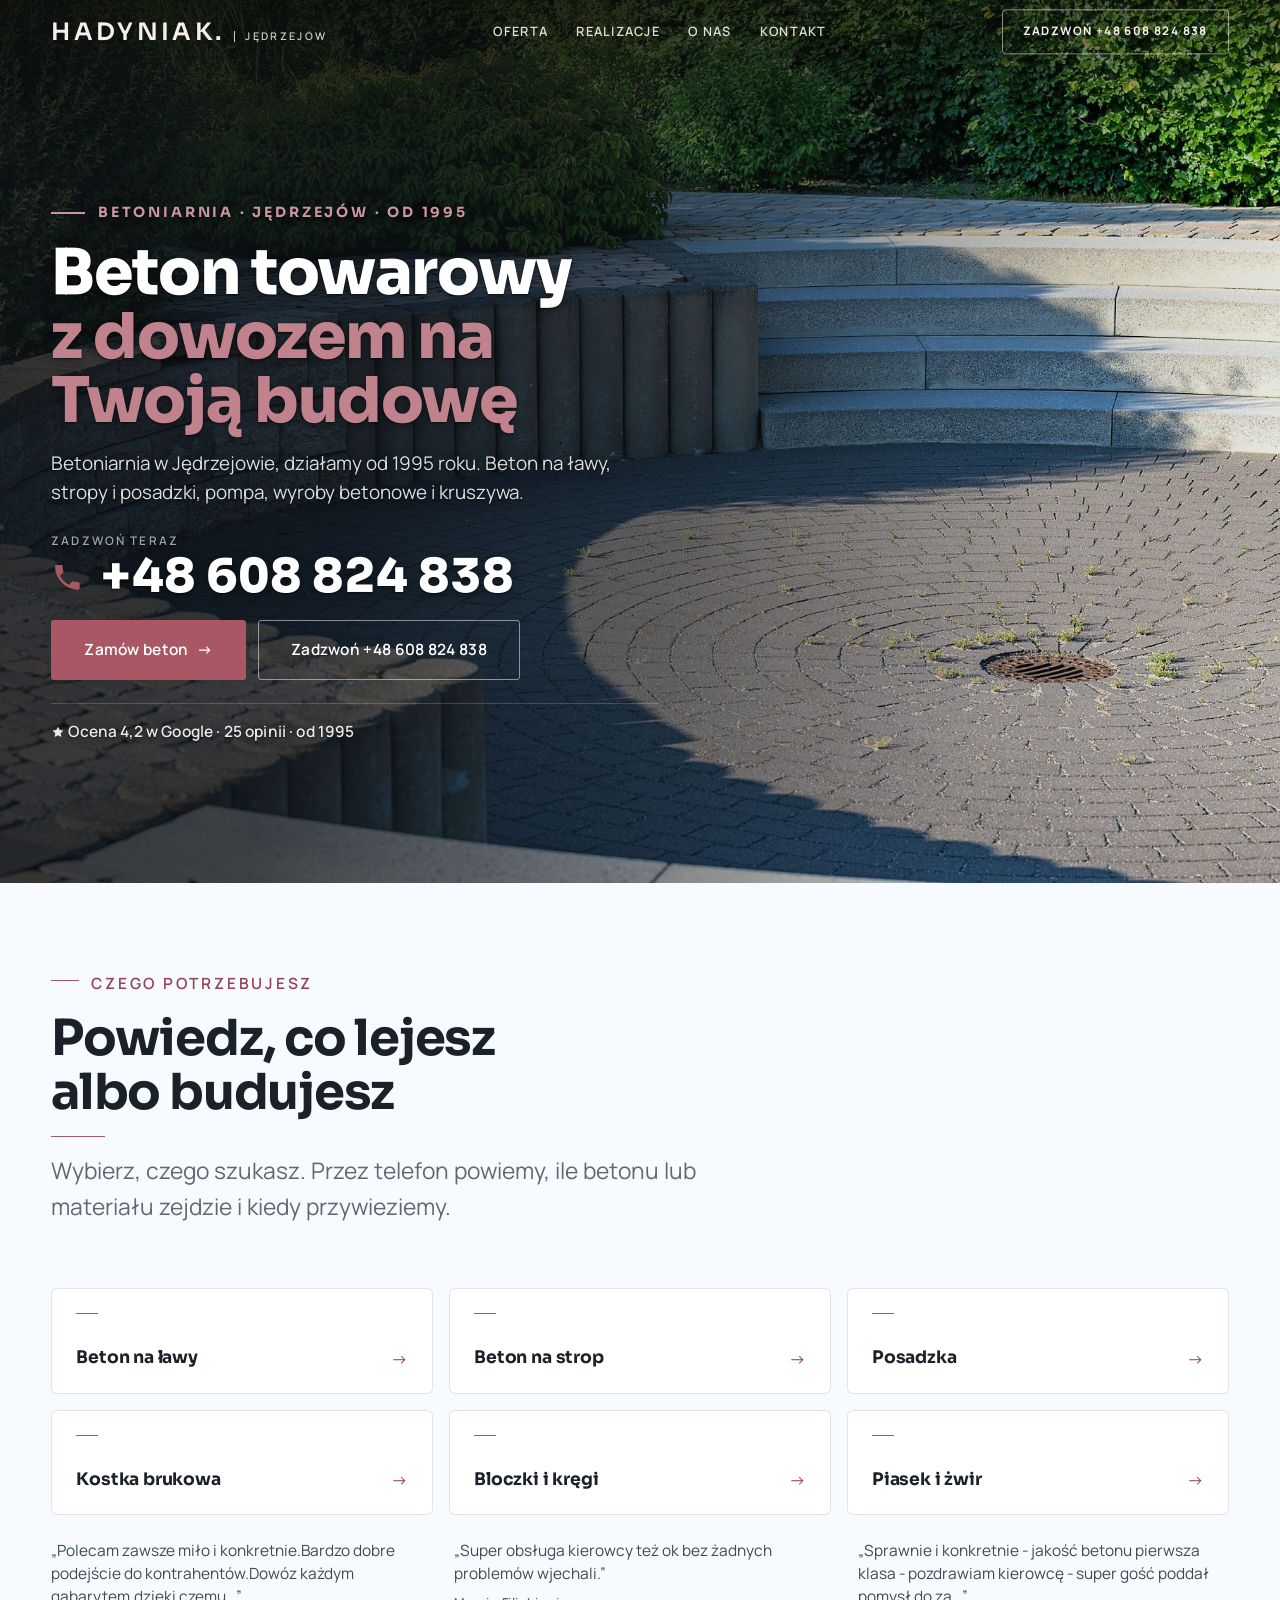
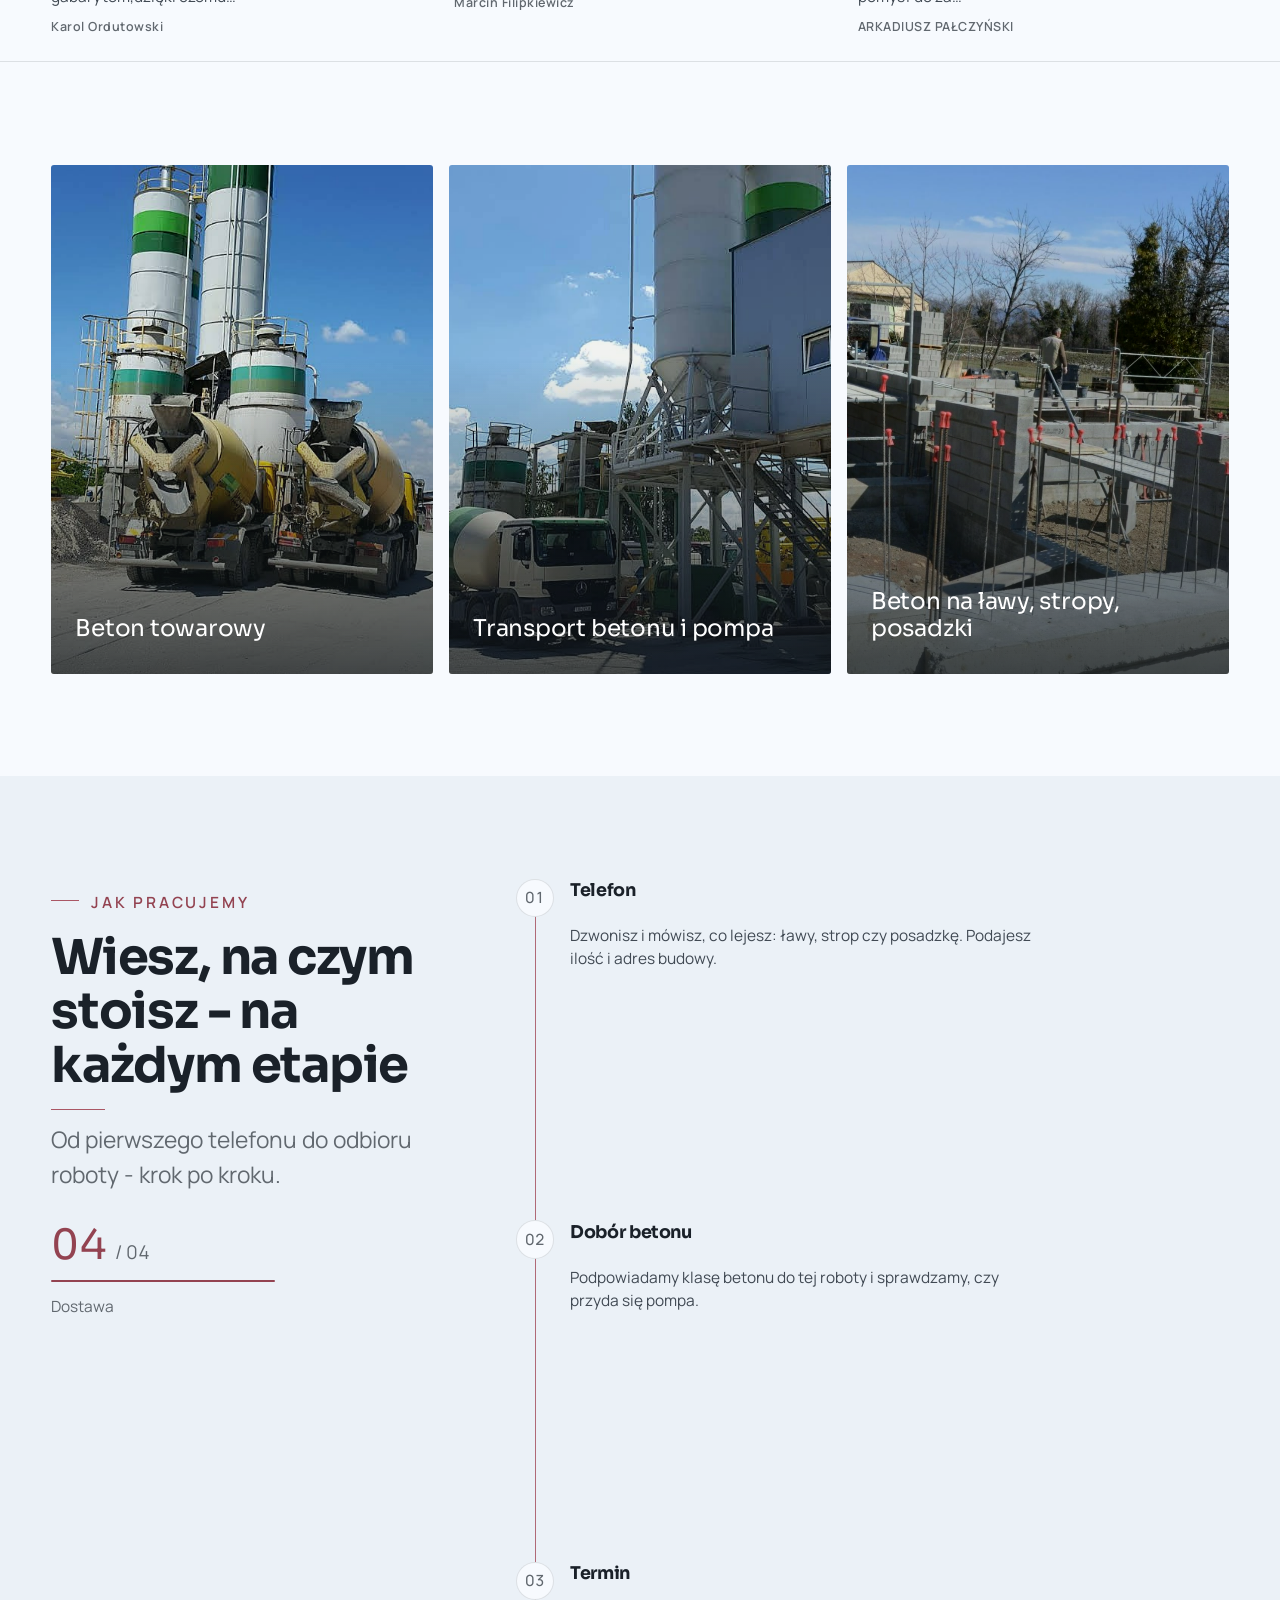
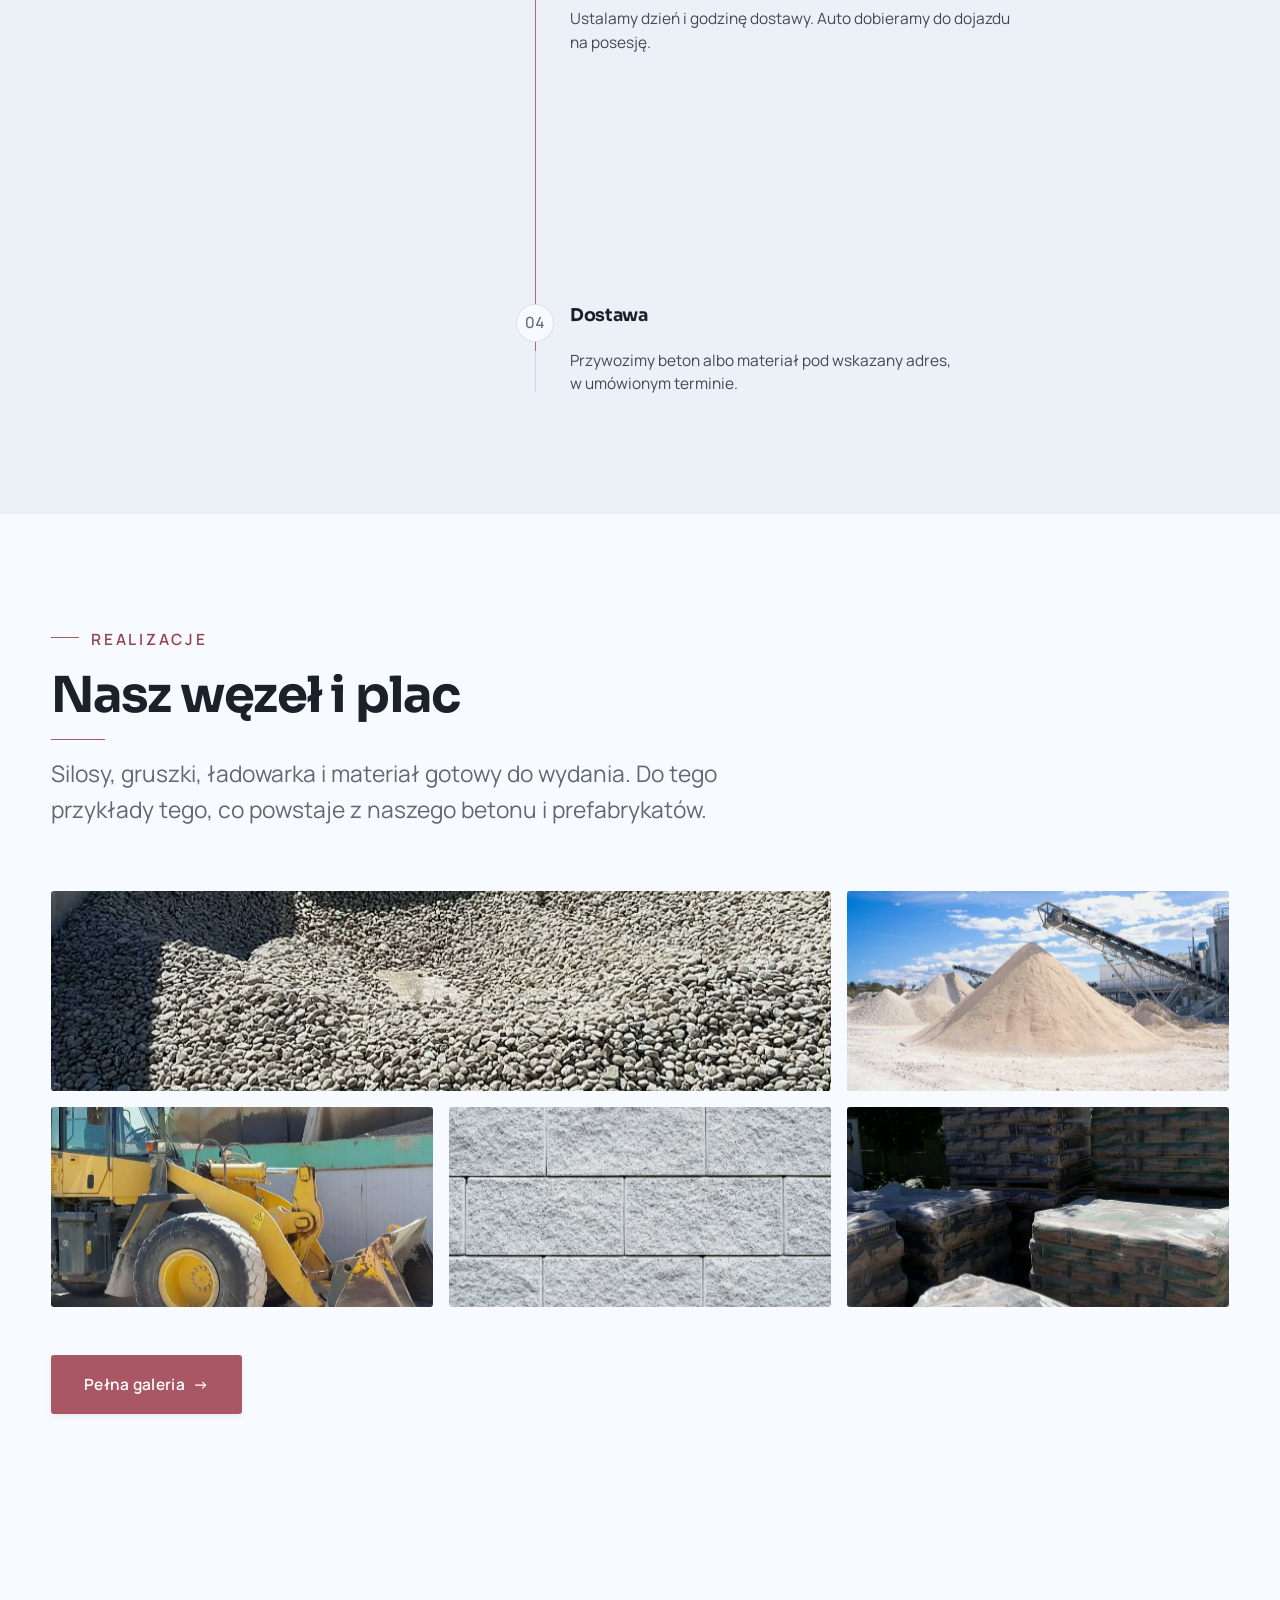
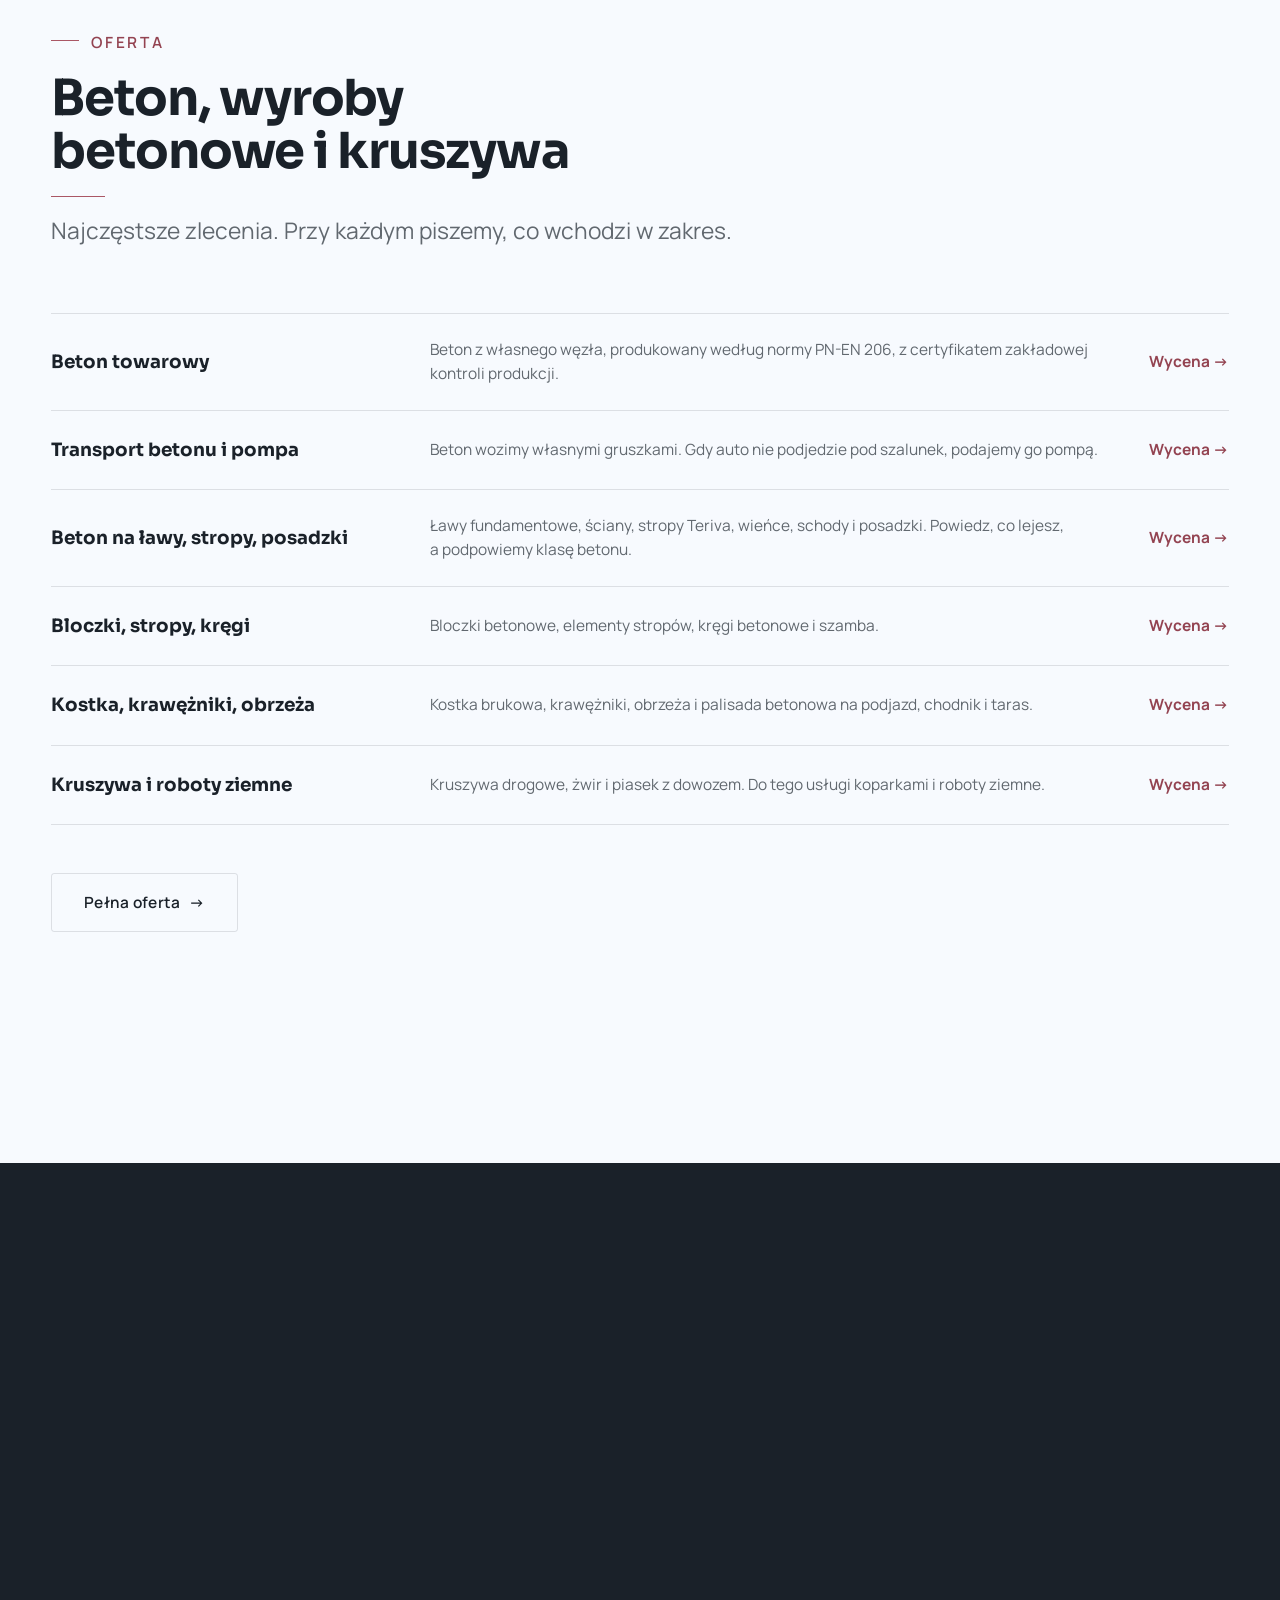
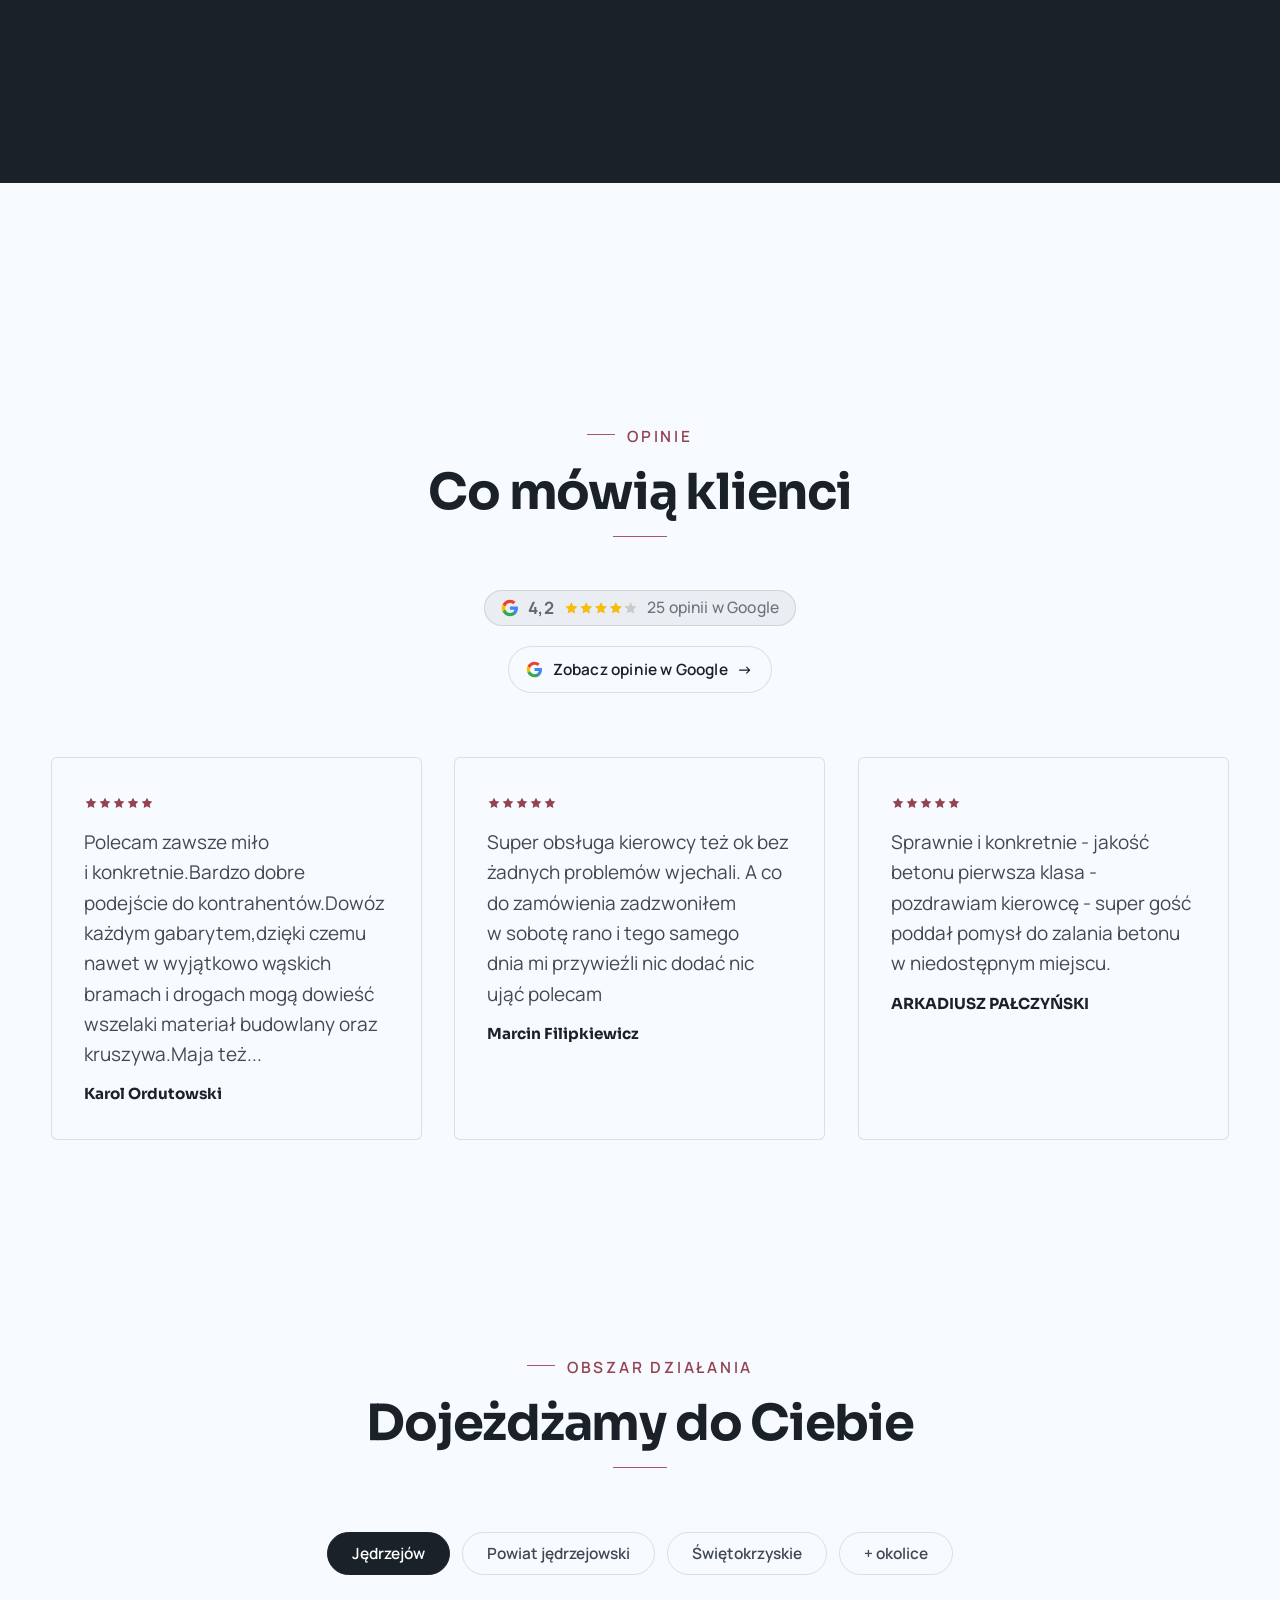
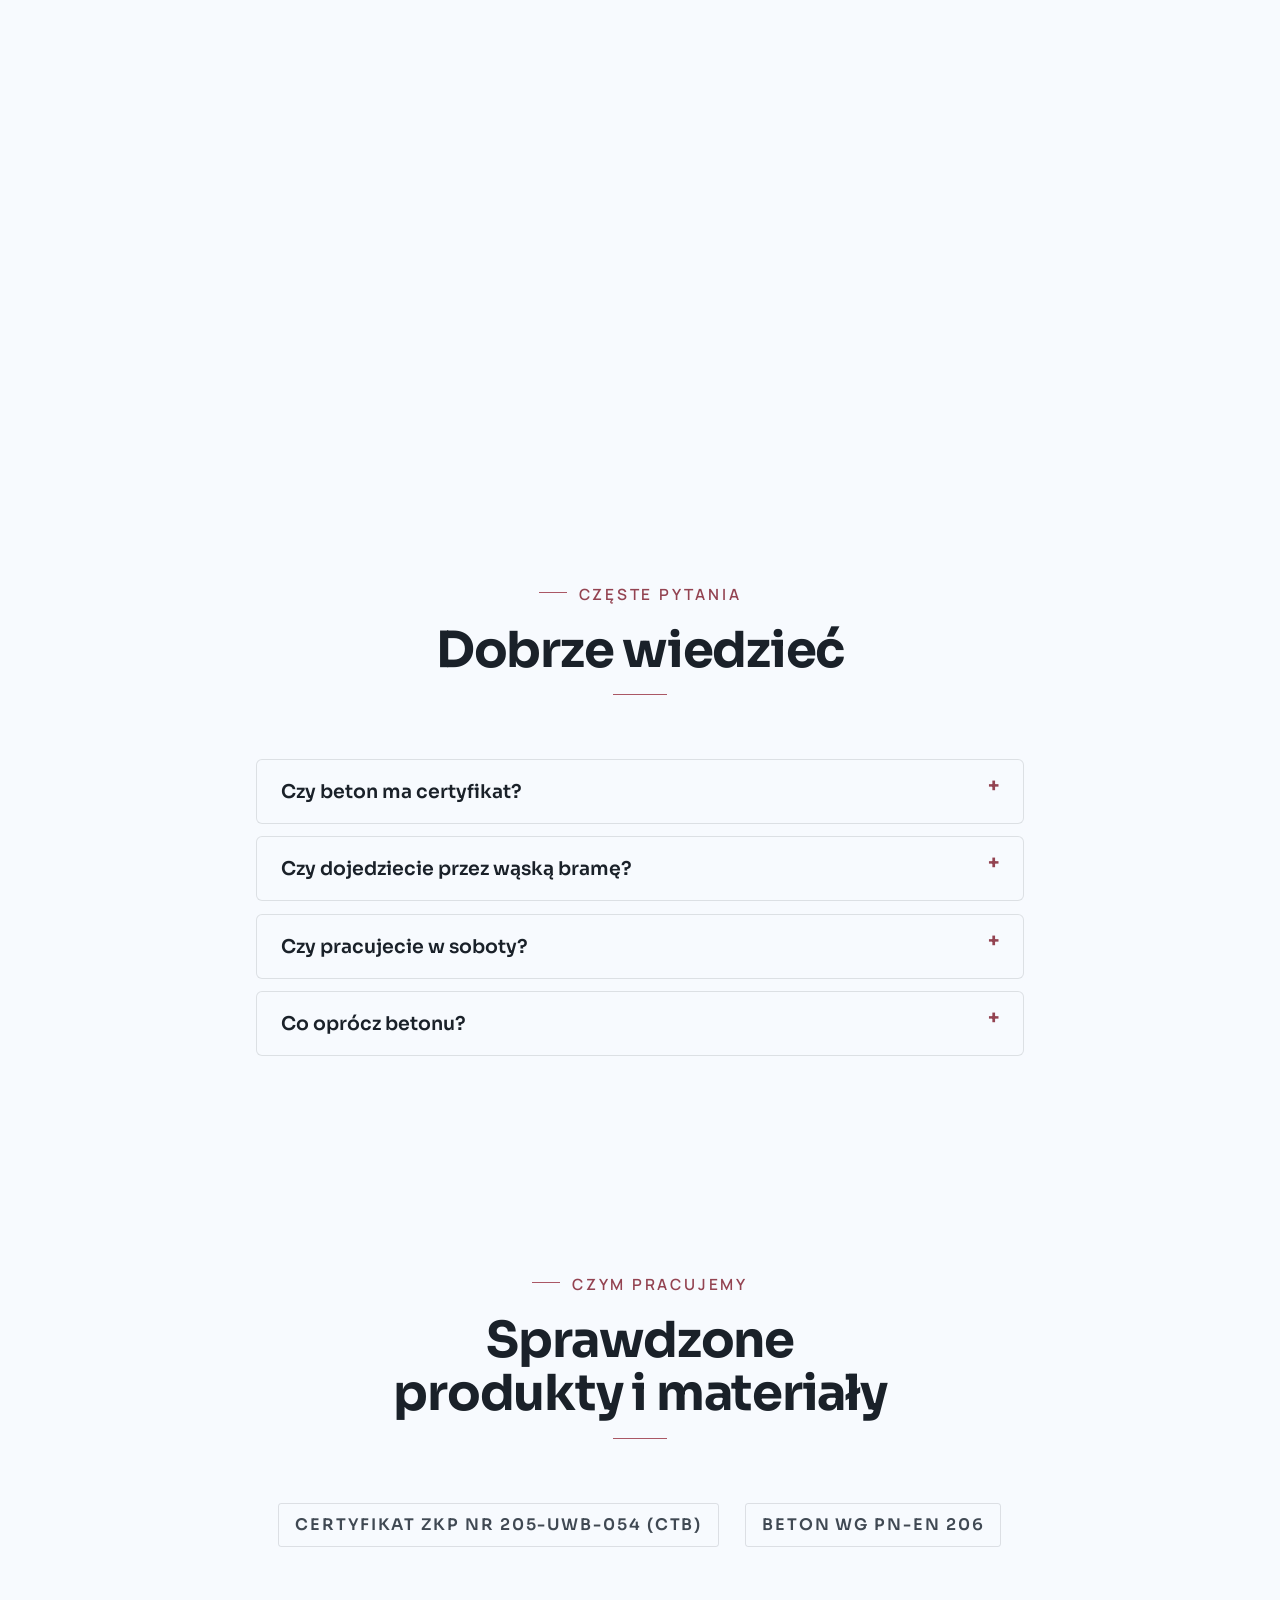
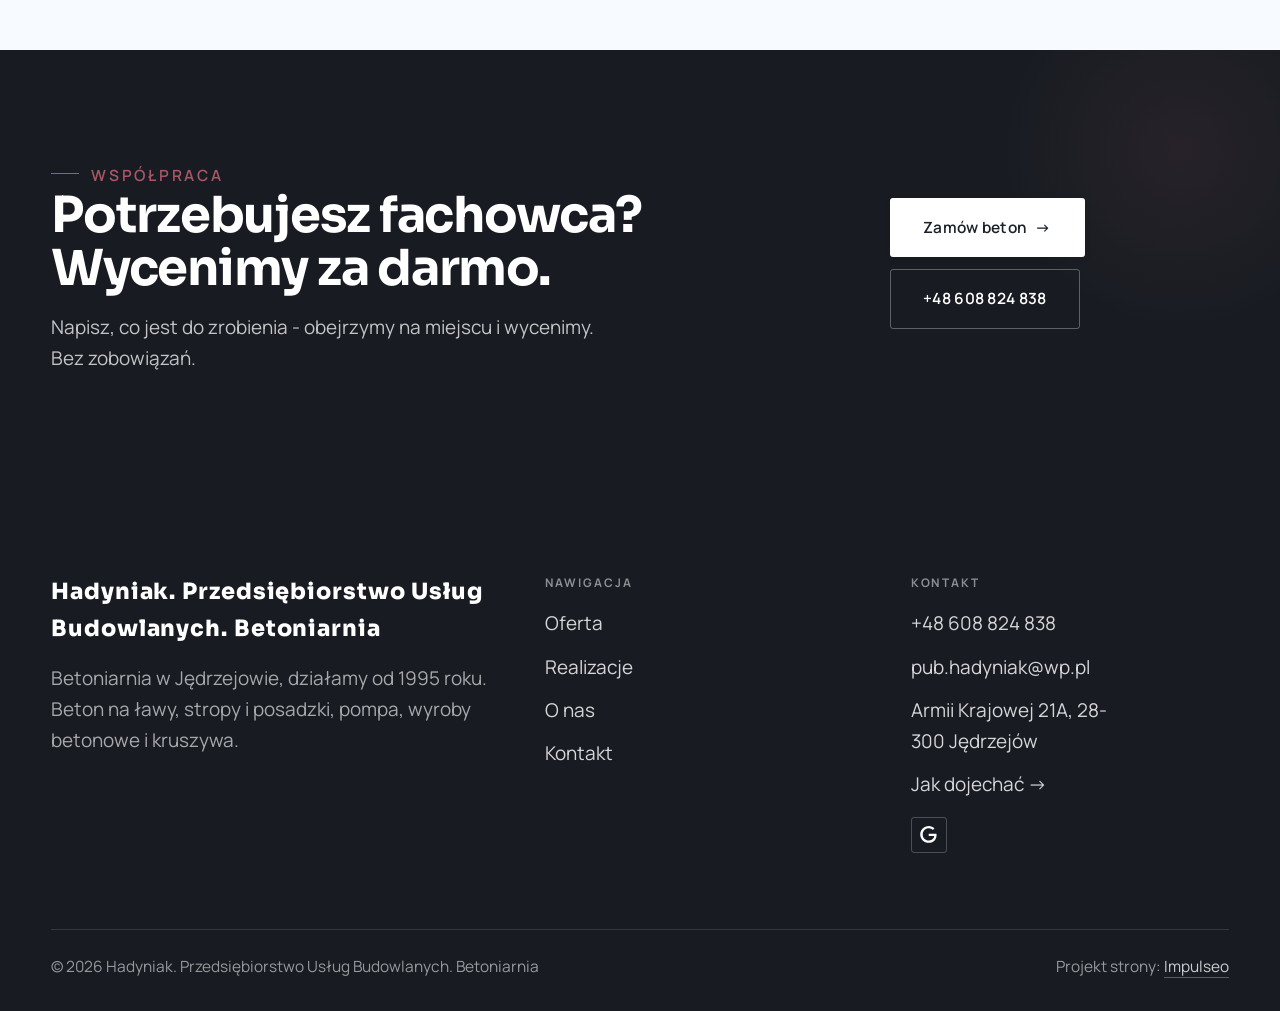
<file: index.html>
<!DOCTYPE html>
<html lang="pl">
<head>
<meta charset="UTF-8">
<meta name="viewport" content="width=device-width, initial-scale=1.0">
<title>Hadyniak. Przedsiębiorstwo Usług Budowlanych. Betoniarnia - Betoniarnia · Jędrzejów</title>
<meta name="description" content="Hadyniak. Przedsiębiorstwo Usług Budowlanych. Betoniarnia - betoniarnia w Jędrzejowie od 1995 roku. Beton towarowy, pompa do betonu, kostka brukowa, bloczki, kręgi i kruszywa z dowozem na budowę.">
<link rel="canonical" href="https://kris20032.github.io/hadyniak-przedsiebiorstwo-uslug-budowlanych-betoniarnia/">
<meta name="robots" content="noindex, nofollow">
<meta property="og:type" content="website">
<meta property="og:locale" content="pl_PL">
<meta property="og:site_name" content="Hadyniak. Przedsiębiorstwo Usług Budowlanych. Betoniarnia">
<meta property="og:title" content="Hadyniak. Przedsiębiorstwo Usług Budowlanych. Betoniarnia - Betoniarnia · Jędrzejów">
<meta property="og:description" content="Hadyniak. Przedsiębiorstwo Usług Budowlanych. Betoniarnia - betoniarnia w Jędrzejowie od 1995 roku. Beton towarowy, pompa do betonu, kostka brukowa, bloczki, kręgi i kruszywa z dowozem na budowę.">
<meta property="og:url" content="https://kris20032.github.io/hadyniak-przedsiebiorstwo-uslug-budowlanych-betoniarnia/">
<meta property="og:image" content="https://kris20032.github.io/hadyniak-przedsiebiorstwo-uslug-budowlanych-betoniarnia/img/og.jpg">
<meta property="og:image:width" content="1200">
<meta property="og:image:height" content="630">
<meta name="twitter:card" content="summary_large_image">
<script type="application/ld+json">{"@context": "https://schema.org", "@type": "LocalBusiness", "name": "Hadyniak. Przedsiębiorstwo Usług Budowlanych. Betoniarnia", "url": "https://kris20032.github.io/hadyniak-przedsiebiorstwo-uslug-budowlanych-betoniarnia/", "telephone": "+48608824838", "image": "https://kris20032.github.io/hadyniak-przedsiebiorstwo-uslug-budowlanych-betoniarnia/img/og.jpg", "areaServed": "Jędrzejów", "sameAs": ["https://www.google.com/maps?cid=417150523070303457"]}</script>
<link rel="preconnect" href="https://fonts.googleapis.com">
<link rel="preconnect" href="https://fonts.gstatic.com" crossorigin>
<link href="https://fonts.googleapis.com/css2?family=Sora:wght@600;700;800&family=Manrope:wght@400;500;600&display=swap" rel="stylesheet">
<link rel="stylesheet" href="assets/styles.css?v=c7a3293c">
</head>
<body>

<header class="nav">
  <div class="wrap nav-inner">
    <a class="brand" href="index.html"><span class="name">Hadyniak.</span><span class="sub">Jędrzejów</span></a>
    <nav class="nav-links">
      <a href="oferta.html">Oferta</a>
      <a href="realizacje.html">Realizacje</a>
      <a href="o-nas.html">O nas</a>
      <a href="kontakt.html">Kontakt</a>
      <a href="tel:+48608824838" class="btn btn-accent">Zadzwoń +48 608 824 838</a>
    </nav>
    <button class="nav-toggle" aria-label="Menu"><span></span><span></span><span></span></button>
  </div>
</header>

<main>
<section class="hero-fach">
  <img class="hf-photo" src="img/hero.jpg" fetchpriority="high" data-rotate="img/g4.jpg|img/g6.jpg" alt="Hadyniak. Przedsiębiorstwo Usług Budowlanych. Betoniarnia" width="1812" height="934">
  <div class="hf-panel">
    <div class="hf-inner">
      <span class="hf-kicker">Betoniarnia · Jędrzejów · od 1995</span>
      <h1 class="hf-title">Beton towarowy <em>z dowozem na Twoją budowę</em></h1>
      <p class="hf-lead">Betoniarnia w Jędrzejowie, działamy od 1995 roku. Beton na ławy, stropy i posadzki, pompa, wyroby betonowe i kruszywa.</p>
      <a class="hf-phone" href="tel:+48608824838"><span class="hf-phone-lab">Zadzwoń teraz</span><span class="hf-phone-num"><svg class="ico-tel" width="16" height="16" viewBox="0 0 24 24" fill="none" aria-hidden="true"><path d="M6.6 10.8a15.5 15.5 0 0 0 6.6 6.6l2.2-2.2a1 1 0 0 1 1-.24 11.4 11.4 0 0 0 3.6.58 1 1 0 0 1 1 1V20a1 1 0 0 1-1 1A17 17 0 0 1 3 4a1 1 0 0 1 1-1h3.5a1 1 0 0 1 1 1c0 1.25.2 2.46.58 3.6a1 1 0 0 1-.25 1l-2.23 2.2Z" fill="currentColor"/></svg> +48 608 824 838</span></a>
      <div class="hf-actions">
        <a href="kontakt.html" class="btn btn-accent">Zamów beton <span class="arr">→</span></a>
        <a href="tel:+48608824838" class="btn btn-ghost hf-ghost">Zadzwoń +48 608 824 838</a>
      </div>
      <div class="hf-trust"><svg class="ico-star" width="14" height="14" viewBox="0 0 24 24" style="vertical-align:-2px" aria-hidden="true"><path d="M12 2.8l2.85 5.8 6.4.93-4.63 4.5 1.1 6.37L12 17.4l-5.72 3 1.1-6.37-4.63-4.5 6.4-.93L12 2.8Z" fill="currentColor"/></svg> Ocena 4,2 w Google · 25 opinii · od 1995</div>
    </div>
  </div>
</section>
<section class="objawy">
  <div class="wrap">
    <div class="head reveal">
      <span class="eyebrow">Czego potrzebujesz</span>
      <h2>Powiedz, co lejesz albo budujesz</h2>
      <p>Wybierz, czego szukasz. Przez telefon powiemy, ile betonu lub materiału zejdzie i kiedy przywieziemy.</p>
    </div>
    <div class="obj-grid">
      <a class="obj-tile reveal" href="kontakt.html"><span class="ot-row"><span class="ot-name">Beton na ławy</span><span class="ot-arr" aria-hidden="true">→</span></span></a>
      <a class="obj-tile reveal" href="kontakt.html"><span class="ot-row"><span class="ot-name">Beton na strop</span><span class="ot-arr" aria-hidden="true">→</span></span></a>
      <a class="obj-tile reveal" href="kontakt.html"><span class="ot-row"><span class="ot-name">Posadzka</span><span class="ot-arr" aria-hidden="true">→</span></span></a>
      <a class="obj-tile reveal" href="kontakt.html"><span class="ot-row"><span class="ot-name">Kostka brukowa</span><span class="ot-arr" aria-hidden="true">→</span></span></a>
      <a class="obj-tile reveal" href="kontakt.html"><span class="ot-row"><span class="ot-name">Bloczki i kręgi</span><span class="ot-arr" aria-hidden="true">→</span></span></a>
      <a class="obj-tile reveal" href="kontakt.html"><span class="ot-row"><span class="ot-name">Piasek i żwir</span><span class="ot-arr" aria-hidden="true">→</span></span></a>
    </div>
  </div>
</section>
<section class="opinie-mini" aria-label="Opinie klientów">
  <div class="wrap">
    <div class="om-row">
      <div class="om-item reveal"><blockquote>„Polecam zawsze miło i konkretnie.Bardzo dobre podejście do kontrahentów.Dowóz każdym gabarytem,dzięki czemu…”</blockquote><span class="om-autor">Karol Ordutowski</span></div>
      <div class="om-item reveal"><blockquote>„Super obsługa kierowcy też ok bez żadnych problemów wjechali.”</blockquote><span class="om-autor">Marcin Filipkiewicz</span></div>
      <div class="om-item reveal"><blockquote>„Sprawnie i konkretnie - jakość betonu pierwsza klasa - pozdrawiam kierowcę - super gość poddał pomysł do za…”</blockquote><span class="om-autor">ARKADIUSZ PAŁCZYŃSKI</span></div>
    </div>
  </div>
</section>
<section class="gateways-band">
  <div class="wrap">
    <div class="gateways">
      <a href="oferta.html" class="gateway reveal"><img src="img/g1.jpg" alt="Beton towarowy" loading="lazy" width="768" height="768" decoding="async"><span class="g-ttl">Beton towarowy</span></a>
      <a href="oferta.html" class="gateway reveal"><img src="img/g2.jpg" alt="Transport betonu i pompa" loading="lazy" width="768" height="768" decoding="async"><span class="g-ttl">Transport betonu i pompa</span></a>
      <a href="oferta.html" class="gateway reveal"><img src="img/g3.jpg" alt="Beton na ławy, stropy, posadzki" loading="lazy" width="1154" height="1154" decoding="async"><span class="g-ttl">Beton na ławy, stropy, posadzki</span></a>
    </div>
  </div>
</section>
<section class="proces proces-os fachowcy">
  <div class="wrap proc-grid">
    <div class="proc-side">
      <div class="head reveal">
        <span class="eyebrow">Jak pracujemy</span>
        <h2>Wiesz, na czym stoisz - na każdym etapie</h2>
        <p>Od pierwszego telefonu do odbioru roboty - krok po kroku.</p>
      </div>
      <div class="proc-count" aria-hidden="true"><span class="pc-cur">01</span><span class="pc-all">/ 04</span></div>
      <div class="proc-bar" aria-hidden="true"><i></i></div>
      <p class="proc-now" aria-hidden="true">Telefon</p>
    </div>
    <ol class="proces-line">
      <li class="reveal"><span class="pno">01</span><h3>Telefon</h3><p>Dzwonisz i mówisz, co lejesz: ławy, strop czy posadzkę. Podajesz ilość i adres budowy.</p></li>
      <li class="reveal"><span class="pno">02</span><h3>Dobór betonu</h3><p>Podpowiadamy klasę betonu do tej roboty i sprawdzamy, czy przyda się pompa.</p></li>
      <li class="reveal"><span class="pno">03</span><h3>Termin</h3><p>Ustalamy dzień i godzinę dostawy. Auto dobieramy do dojazdu na posesję.</p></li>
      <li class="reveal"><span class="pno">04</span><h3>Dostawa</h3><p>Przywozimy beton albo materiał pod wskazany adres, w umówionym terminie.</p></li>
    </ol>
  </div>
</section>
<section>
  <div class="wrap">
    <div class="head reveal">
      <span class="eyebrow">Realizacje</span>
      <h2>Nasz węzeł i plac</h2>
      <p>Silosy, gruszki, ładowarka i materiał gotowy do wydania. Do tego przykłady tego, co powstaje z naszego betonu i prefabrykatów.</p>
    </div>
    <div class="gallery">
      <div class="tile t-two3 reveal"><img src="img/g5.jpg" alt="Hadyniak. Przedsiębiorstwo Usług Budowlanych. Betoniarnia" loading="lazy" width="768" height="768" decoding="async"></div>
      <div class="tile t-third reveal"><img src="img/g7.jpg" alt="Hadyniak. Przedsiębiorstwo Usług Budowlanych. Betoniarnia" loading="lazy" width="1880" height="1253" decoding="async"></div>
      <div class="tile t-third reveal"><img src="img/g8.jpg" alt="Hadyniak. Przedsiębiorstwo Usług Budowlanych. Betoniarnia" loading="lazy" width="736" height="736" decoding="async"></div>
      <div class="tile t-third reveal"><img src="img/g9.jpg" alt="Hadyniak. Przedsiębiorstwo Usług Budowlanych. Betoniarnia" loading="lazy" width="1733" height="1300" decoding="async"></div>
      <div class="tile t-third reveal"><img src="img/g10.jpg" alt="Hadyniak. Przedsiębiorstwo Usług Budowlanych. Betoniarnia" loading="lazy" width="768" height="768" decoding="async"></div>
    </div>
    <div style="margin-top:var(--space-7)" class="reveal"><a href="realizacje.html" class="btn btn-accent">Pełna galeria <span class="arr">→</span></a></div>
  </div>
</section>
<section class="fach-uslugi">
  <div class="wrap">
    <div class="head reveal">
      <span class="eyebrow">Oferta</span>
      <h2>Beton, wyroby betonowe i kruszywa</h2>
      <p>Najczęstsze zlecenia. Przy każdym piszemy, co wchodzi w zakres.</p>
    </div>
    <ul class="fu-list">
      <li class="fu-row reveal"><div class="fu-name">Beton towarowy</div><div class="fu-desc">Beton z własnego węzła, produkowany według normy PN-EN 206, z certyfikatem zakładowej kontroli produkcji.</div><a class="fu-cta" href="kontakt.html">Wycena <span class="arr">→</span></a></li>
      <li class="fu-row reveal"><div class="fu-name">Transport betonu i pompa</div><div class="fu-desc">Beton wozimy własnymi gruszkami. Gdy auto nie podjedzie pod szalunek, podajemy go pompą.</div><a class="fu-cta" href="kontakt.html">Wycena <span class="arr">→</span></a></li>
      <li class="fu-row reveal"><div class="fu-name">Beton na ławy, stropy, posadzki</div><div class="fu-desc">Ławy fundamentowe, ściany, stropy Teriva, wieńce, schody i posadzki. Powiedz, co lejesz, a podpowiemy klasę betonu.</div><a class="fu-cta" href="kontakt.html">Wycena <span class="arr">→</span></a></li>
      <li class="fu-row reveal"><div class="fu-name">Bloczki, stropy, kręgi</div><div class="fu-desc">Bloczki betonowe, elementy stropów, kręgi betonowe i szamba.</div><a class="fu-cta" href="kontakt.html">Wycena <span class="arr">→</span></a></li>
      <li class="fu-row reveal"><div class="fu-name">Kostka, krawężniki, obrzeża</div><div class="fu-desc">Kostka brukowa, krawężniki, obrzeża i palisada betonowa na podjazd, chodnik i taras.</div><a class="fu-cta" href="kontakt.html">Wycena <span class="arr">→</span></a></li>
      <li class="fu-row reveal"><div class="fu-name">Kruszywa i roboty ziemne</div><div class="fu-desc">Kruszywa drogowe, żwir i piasek z dowozem. Do tego usługi koparkami i roboty ziemne.</div><a class="fu-cta" href="kontakt.html">Wycena <span class="arr">→</span></a></li>
    </ul>
    <div style="margin-top:var(--space-7)" class="reveal"><a href="oferta.html" class="btn btn-ghost">Pełna oferta <span class="arr">→</span></a></div>
  </div>
</section>
<section class="stopklatka" aria-hidden="true">
  <div class="stk-bg" style="background-image:url(img/g11.jpg)"></div>
</section>
<section class="opinie">
  <div class="wrap">
    <div class="head center reveal">
      <span class="eyebrow">Opinie</span>
      <h2>Co mówią klienci</h2>
    </div>
    <p class="op-meta reveal"><span class="g-badge"><svg class="gb-ico" viewBox="0 0 24 24" width="18" height="18" aria-hidden="true"><path fill="#4285F4" d="M22.56 12.25c0-.78-.07-1.53-.2-2.25H12v4.26h5.92c-.26 1.37-1.04 2.53-2.21 3.31v2.77h3.57c2.08-1.92 3.28-4.74 3.28-8.09z"/><path fill="#34A853" d="M12 23c2.97 0 5.46-.98 7.28-2.66l-3.57-2.77c-.98.66-2.23 1.06-3.71 1.06-2.86 0-5.29-1.93-6.16-4.53H2.18v2.84C3.99 20.53 7.7 23 12 23z"/><path fill="#FBBC05" d="M5.84 14.09c-.22-.66-.35-1.36-.35-2.09s.13-1.43.35-2.09V7.07H2.18C1.43 8.55 1 10.22 1 12s.43 3.45 1.18 4.93l2.85-2.22.81-.62z"/><path fill="#EA4335" d="M12 5.38c1.62 0 3.06.56 4.21 1.64l3.15-3.15C17.45 2.09 14.97 1 12 1 7.7 1 3.99 3.47 2.18 7.07l3.66 2.84c.87-2.6 3.3-4.53 6.16-4.53z"/></svg><b class="gb-ocena">4,2</b><svg class="gb-stars" viewBox="0 0 90 18" width="74" height="14.8" aria-hidden="true"><g fill="currentColor" opacity=".26"><path transform="translate(0,0)" d="M9 1.6l2.2 4.46 4.92.72-3.56 3.47.84 4.9L9 12.74l-4.4 2.31.84-4.9L1.88 6.68l4.92-.72L9 1.6Z"/><path transform="translate(18,0)" d="M9 1.6l2.2 4.46 4.92.72-3.56 3.47.84 4.9L9 12.74l-4.4 2.31.84-4.9L1.88 6.68l4.92-.72L9 1.6Z"/><path transform="translate(36,0)" d="M9 1.6l2.2 4.46 4.92.72-3.56 3.47.84 4.9L9 12.74l-4.4 2.31.84-4.9L1.88 6.68l4.92-.72L9 1.6Z"/><path transform="translate(54,0)" d="M9 1.6l2.2 4.46 4.92.72-3.56 3.47.84 4.9L9 12.74l-4.4 2.31.84-4.9L1.88 6.68l4.92-.72L9 1.6Z"/><path transform="translate(72,0)" d="M9 1.6l2.2 4.46 4.92.72-3.56 3.47.84 4.9L9 12.74l-4.4 2.31.84-4.9L1.88 6.68l4.92-.72L9 1.6Z"/></g><clipPath id="gs840"><rect x="0" y="0" width="75.6" height="18"/></clipPath><g fill="#FBBC04" clip-path="url(#gs840)"><path transform="translate(0,0)" d="M9 1.6l2.2 4.46 4.92.72-3.56 3.47.84 4.9L9 12.74l-4.4 2.31.84-4.9L1.88 6.68l4.92-.72L9 1.6Z"/><path transform="translate(18,0)" d="M9 1.6l2.2 4.46 4.92.72-3.56 3.47.84 4.9L9 12.74l-4.4 2.31.84-4.9L1.88 6.68l4.92-.72L9 1.6Z"/><path transform="translate(36,0)" d="M9 1.6l2.2 4.46 4.92.72-3.56 3.47.84 4.9L9 12.74l-4.4 2.31.84-4.9L1.88 6.68l4.92-.72L9 1.6Z"/><path transform="translate(54,0)" d="M9 1.6l2.2 4.46 4.92.72-3.56 3.47.84 4.9L9 12.74l-4.4 2.31.84-4.9L1.88 6.68l4.92-.72L9 1.6Z"/><path transform="translate(72,0)" d="M9 1.6l2.2 4.46 4.92.72-3.56 3.47.84 4.9L9 12.74l-4.4 2.31.84-4.9L1.88 6.68l4.92-.72L9 1.6Z"/></g></svg><span class="gb-txt">25 opinii w Google</span></span></p>
    <p class="op-meta reveal"><a class="op-google" href="https://www.google.com/maps?cid=417150523070303457" target="_blank" rel="noopener"><svg class="op-g-ico" viewBox="0 0 24 24" width="17" height="17" aria-hidden="true"><path fill="#4285F4" d="M22.56 12.25c0-.78-.07-1.53-.2-2.25H12v4.26h5.92c-.26 1.37-1.04 2.53-2.21 3.31v2.77h3.57c2.08-1.92 3.28-4.74 3.28-8.09z"/><path fill="#34A853" d="M12 23c2.97 0 5.46-.98 7.28-2.66l-3.57-2.77c-.98.66-2.23 1.06-3.71 1.06-2.86 0-5.29-1.93-6.16-4.53H2.18v2.84C3.99 20.53 7.7 23 12 23z"/><path fill="#FBBC05" d="M5.84 14.09c-.22-.66-.35-1.36-.35-2.09s.13-1.43.35-2.09V7.07H2.18C1.43 8.55 1 10.22 1 12s.43 3.45 1.18 4.93l2.85-2.22.81-.62z"/><path fill="#EA4335" d="M12 5.38c1.62 0 3.06.56 4.21 1.64l3.15-3.15C17.45 2.09 14.97 1 12 1 7.7 1 3.99 3.47 2.18 7.07l3.66 2.84c.87-2.6 3.3-4.53 6.16-4.53z"/></svg><span>Zobacz opinie w Google</span><span class="arr">→</span></a></p>
    <div class="opinie-grid">
      <figure class="op-card reveal"><span class="op-star"><svg class="ico-star" width="14" height="14" viewBox="0 0 24 24" style="vertical-align:-2px" aria-hidden="true"><path d="M12 2.8l2.85 5.8 6.4.93-4.63 4.5 1.1 6.37L12 17.4l-5.72 3 1.1-6.37-4.63-4.5 6.4-.93L12 2.8Z" fill="currentColor"/></svg><svg class="ico-star" width="14" height="14" viewBox="0 0 24 24" style="vertical-align:-2px" aria-hidden="true"><path d="M12 2.8l2.85 5.8 6.4.93-4.63 4.5 1.1 6.37L12 17.4l-5.72 3 1.1-6.37-4.63-4.5 6.4-.93L12 2.8Z" fill="currentColor"/></svg><svg class="ico-star" width="14" height="14" viewBox="0 0 24 24" style="vertical-align:-2px" aria-hidden="true"><path d="M12 2.8l2.85 5.8 6.4.93-4.63 4.5 1.1 6.37L12 17.4l-5.72 3 1.1-6.37-4.63-4.5 6.4-.93L12 2.8Z" fill="currentColor"/></svg><svg class="ico-star" width="14" height="14" viewBox="0 0 24 24" style="vertical-align:-2px" aria-hidden="true"><path d="M12 2.8l2.85 5.8 6.4.93-4.63 4.5 1.1 6.37L12 17.4l-5.72 3 1.1-6.37-4.63-4.5 6.4-.93L12 2.8Z" fill="currentColor"/></svg><svg class="ico-star" width="14" height="14" viewBox="0 0 24 24" style="vertical-align:-2px" aria-hidden="true"><path d="M12 2.8l2.85 5.8 6.4.93-4.63 4.5 1.1 6.37L12 17.4l-5.72 3 1.1-6.37-4.63-4.5 6.4-.93L12 2.8Z" fill="currentColor"/></svg></span><blockquote>Polecam zawsze miło i konkretnie.Bardzo dobre podejście do kontrahentów.Dowóz każdym gabarytem,dzięki czemu nawet w wyjątkowo wąskich bramach i drogach mogą dowieść wszelaki materiał budowlany oraz kruszywa.Maja też...</blockquote><span class="op-autor">Karol Ordutowski</span></figure>
      <figure class="op-card reveal"><span class="op-star"><svg class="ico-star" width="14" height="14" viewBox="0 0 24 24" style="vertical-align:-2px" aria-hidden="true"><path d="M12 2.8l2.85 5.8 6.4.93-4.63 4.5 1.1 6.37L12 17.4l-5.72 3 1.1-6.37-4.63-4.5 6.4-.93L12 2.8Z" fill="currentColor"/></svg><svg class="ico-star" width="14" height="14" viewBox="0 0 24 24" style="vertical-align:-2px" aria-hidden="true"><path d="M12 2.8l2.85 5.8 6.4.93-4.63 4.5 1.1 6.37L12 17.4l-5.72 3 1.1-6.37-4.63-4.5 6.4-.93L12 2.8Z" fill="currentColor"/></svg><svg class="ico-star" width="14" height="14" viewBox="0 0 24 24" style="vertical-align:-2px" aria-hidden="true"><path d="M12 2.8l2.85 5.8 6.4.93-4.63 4.5 1.1 6.37L12 17.4l-5.72 3 1.1-6.37-4.63-4.5 6.4-.93L12 2.8Z" fill="currentColor"/></svg><svg class="ico-star" width="14" height="14" viewBox="0 0 24 24" style="vertical-align:-2px" aria-hidden="true"><path d="M12 2.8l2.85 5.8 6.4.93-4.63 4.5 1.1 6.37L12 17.4l-5.72 3 1.1-6.37-4.63-4.5 6.4-.93L12 2.8Z" fill="currentColor"/></svg><svg class="ico-star" width="14" height="14" viewBox="0 0 24 24" style="vertical-align:-2px" aria-hidden="true"><path d="M12 2.8l2.85 5.8 6.4.93-4.63 4.5 1.1 6.37L12 17.4l-5.72 3 1.1-6.37-4.63-4.5 6.4-.93L12 2.8Z" fill="currentColor"/></svg></span><blockquote>Super obsługa kierowcy też ok bez żadnych problemów wjechali. A co do zamówienia zadzwoniłem w sobotę rano i tego samego dnia mi przywieźli nic dodać nic ująć polecam</blockquote><span class="op-autor">Marcin Filipkiewicz</span></figure>
      <figure class="op-card reveal"><span class="op-star"><svg class="ico-star" width="14" height="14" viewBox="0 0 24 24" style="vertical-align:-2px" aria-hidden="true"><path d="M12 2.8l2.85 5.8 6.4.93-4.63 4.5 1.1 6.37L12 17.4l-5.72 3 1.1-6.37-4.63-4.5 6.4-.93L12 2.8Z" fill="currentColor"/></svg><svg class="ico-star" width="14" height="14" viewBox="0 0 24 24" style="vertical-align:-2px" aria-hidden="true"><path d="M12 2.8l2.85 5.8 6.4.93-4.63 4.5 1.1 6.37L12 17.4l-5.72 3 1.1-6.37-4.63-4.5 6.4-.93L12 2.8Z" fill="currentColor"/></svg><svg class="ico-star" width="14" height="14" viewBox="0 0 24 24" style="vertical-align:-2px" aria-hidden="true"><path d="M12 2.8l2.85 5.8 6.4.93-4.63 4.5 1.1 6.37L12 17.4l-5.72 3 1.1-6.37-4.63-4.5 6.4-.93L12 2.8Z" fill="currentColor"/></svg><svg class="ico-star" width="14" height="14" viewBox="0 0 24 24" style="vertical-align:-2px" aria-hidden="true"><path d="M12 2.8l2.85 5.8 6.4.93-4.63 4.5 1.1 6.37L12 17.4l-5.72 3 1.1-6.37-4.63-4.5 6.4-.93L12 2.8Z" fill="currentColor"/></svg><svg class="ico-star" width="14" height="14" viewBox="0 0 24 24" style="vertical-align:-2px" aria-hidden="true"><path d="M12 2.8l2.85 5.8 6.4.93-4.63 4.5 1.1 6.37L12 17.4l-5.72 3 1.1-6.37-4.63-4.5 6.4-.93L12 2.8Z" fill="currentColor"/></svg></span><blockquote>Sprawnie i konkretnie - jakość betonu pierwsza klasa - pozdrawiam kierowcę - super gość poddał pomysł do zalania betonu w niedostępnym miejscu.</blockquote><span class="op-autor">ARKADIUSZ PAŁCZYŃSKI</span></figure>
    </div>
  </div>
</section>
<section class="obszar">
  <div class="wrap">
    <div class="head center reveal">
      <span class="eyebrow">Obszar działania</span>
      <h2>Dojeżdżamy do Ciebie</h2>
    </div>
    <ul class="obszar-list reveal"><li class="is-home">Jędrzejów</li><li>Powiat jędrzejowski</li><li>Świętokrzyskie</li><li>+ okolice</li></ul>
    <div class="obszar-mapa reveal" style="margin-top:var(--space-7)">
      <iframe title="Obszar działania - Jędrzejów i okolice" src="https://maps.google.com/maps?q=50.6451522%2C20.2863201&amp;z=11&amp;output=embed" loading="lazy" referrerpolicy="no-referrer-when-downgrade" style="width:100%;height:clamp(280px,38vh,420px);border:0;display:block;border-radius:var(--r-md)"></iframe>
    </div>
  </div>
</section>
<section class="faq-klinika">
  <div class="wrap">
    <div class="head center reveal">
      <span class="eyebrow">Częste pytania</span>
      <h2>Dobrze wiedzieć</h2>
    </div>
    <div class="faq-list">
      <details class="faq-item reveal"><summary>Czy beton ma certyfikat?</summary><p>Tak. Zakład ma Krajowy Certyfikat Zgodności Zakładowej Kontroli Produkcji nr 205-UWB-054 wydany przez CTB, a beton produkujemy według normy PN-EN 206.</p></details>
      <details class="faq-item reveal"><summary>Czy dojedziecie przez wąską bramę?</summary><p>Mamy auta różnej wielkości i dobieramy je do dojazdu na posesję. Opisz dojazd przy zamówieniu, a gdy gruszka nie podjedzie pod szalunek, beton podamy pompą.</p></details>
      <details class="faq-item reveal"><summary>Czy pracujecie w soboty?</summary><p>Tak, w soboty od 7:00 do 13:00. W tygodniu od 7:00 do 16:00.</p></details>
      <details class="faq-item reveal"><summary>Co oprócz betonu?</summary><p>Kostkę brukową, krawężniki, obrzeża, palisadę, bloczki, elementy stropów, kręgi i szamba, a także kruszywa, żwir i piasek z dowozem.</p></details>
    </div>
  </div>
</section>
<section class="auto-marki">
  <div class="wrap">
    <div class="head center reveal">
      <span class="eyebrow">Czym pracujemy</span>
      <h2>Sprawdzone produkty i materiały</h2>
    </div>
    <ul class="marki-list reveal"><li>Certyfikat ZKP nr 205-UWB-054 (CTB)</li><li>Beton wg PN-EN 206</li></ul>
  </div>
</section>
<section class="cta">
  <div class="wrap">
    <div class="reveal">
      <span class="eyebrow">Współpraca</span>
      <h2>Potrzebujesz fachowca? Wycenimy za darmo.</h2>
      <p>Napisz, co jest do zrobienia - obejrzymy na miejscu i wycenimy. Bez zobowiązań.</p>
    </div>
    <div class="cta-actions reveal">
      <a href="kontakt.html" class="btn btn-light">Zamów beton <span class="arr">→</span></a>
      <a href="tel:+48608824838" class="btn btn-ghost btn-ghost-cta">+48 608 824 838</a>
    </div>
  </div>
</section>
</main>

<footer>
  <div class="wrap">
    <div class="foot-grid">
      <div class="foot-brand">
        <div class="name">Hadyniak. Przedsiębiorstwo Usług Budowlanych. Betoniarnia</div>
        <p>Betoniarnia w Jędrzejowie, działamy od 1995 roku. Beton na ławy, stropy i posadzki, pompa, wyroby betonowe i kruszywa.</p>
      </div>
      <div class="foot-col">
        <h4>Nawigacja</h4>
        <a href="oferta.html">Oferta</a>
        <a href="realizacje.html">Realizacje</a>
        <a href="o-nas.html">O nas</a>
        <a href="kontakt.html">Kontakt</a>
      </div>
      <div class="foot-col">
        <h4>Kontakt</h4>
        <a href="tel:+48608824838">+48 608 824 838</a>
        <a href="mailto:pub.hadyniak@wp.pl">pub.hadyniak@wp.pl</a>
        <p>Armii Krajowej 21A, 28-300 Jędrzejów</p>
        <a href="https://www.google.com/maps?cid=417150523070303457" target="_blank" rel="noopener">Jak dojechać →</a>
      <div class="foot-soc">
        <a class="soc" href="https://www.google.com/maps?cid=417150523070303457" target="_blank" rel="noopener" aria-label="Google - Hadyniak. Przedsiębiorstwo Usług Budowlanych. Betoniarnia"><svg viewBox="0 0 24 24" aria-hidden="true" focusable="false"><path d="M12.48 10.92v3.28h7.84c-.24 1.84-.853 3.187-1.787 4.133-1.147 1.147-2.933 2.4-6.053 2.4-4.827 0-8.6-3.893-8.6-8.72s3.773-8.72 8.6-8.72c2.6 0 4.507 1.027 5.907 2.347l2.307-2.307C18.747 1.44 16.133 0 12.48 0 5.867 0 .307 5.387.307 12s5.56 12 12.173 12c3.573 0 6.267-1.173 8.373-3.36 2.16-2.16 2.84-5.213 2.84-7.667 0-.76-.053-1.467-.173-2.053H12.48z" fill="currentColor"/></svg></a>
      </div>
      </div>
    </div>
    <div class="foot-bot">
      <span>© 2026 Hadyniak. Przedsiębiorstwo Usług Budowlanych. Betoniarnia</span>
      <span>Projekt strony: <a class="foot-credit" href="https://impulseo.pl" target="_blank" rel="noopener">Impulseo</a></span>
    </div>
  </div>
</footer>
<div class="sticky-call"><a class="sc-call" href="tel:+48608824838"><svg class="ico-tel" width="16" height="16" viewBox="0 0 24 24" fill="none" aria-hidden="true"><path d="M6.6 10.8a15.5 15.5 0 0 0 6.6 6.6l2.2-2.2a1 1 0 0 1 1-.24 11.4 11.4 0 0 0 3.6.58 1 1 0 0 1 1 1V20a1 1 0 0 1-1 1A17 17 0 0 1 3 4a1 1 0 0 1 1-1h3.5a1 1 0 0 1 1 1c0 1.25.2 2.46.58 3.6a1 1 0 0 1-.25 1l-2.23 2.2Z" fill="currentColor"/></svg> Zadzwoń</a><a class="sc-quote" href="kontakt.html">Zamów beton</a></div>
<div class="demo-wazne" data-do="2026-10-06" data-cykl="3" hidden><svg class="dw-ico" width="13" height="13" viewBox="0 0 24 24" fill="none" aria-hidden="true"><circle cx="12" cy="12" r="8.6" stroke="currentColor" stroke-width="1.8"/><path d="M12 7.2V12l3.3 2" stroke="currentColor" stroke-width="1.8" stroke-linecap="round"/></svg><span class="dw-txt"></span></div>

<script src="assets/main.js"></script>
</body>
</html>
</file>
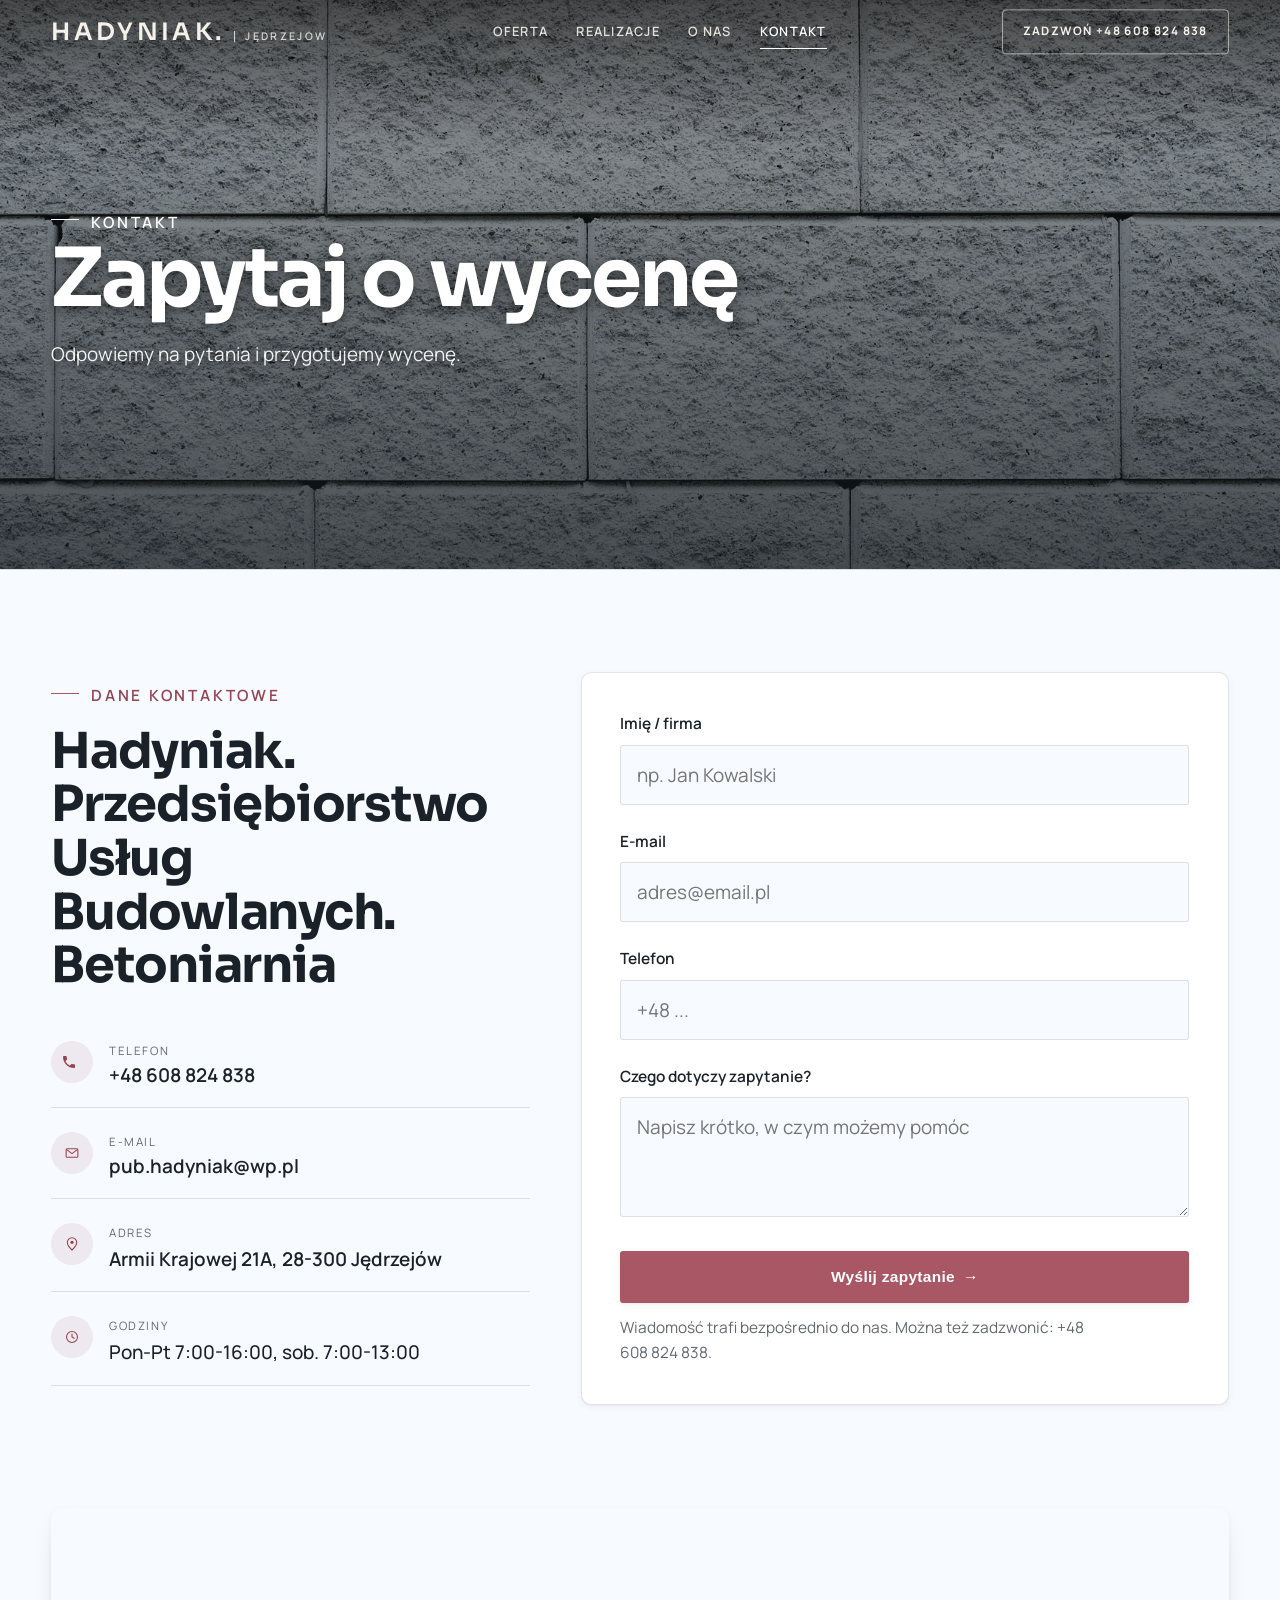
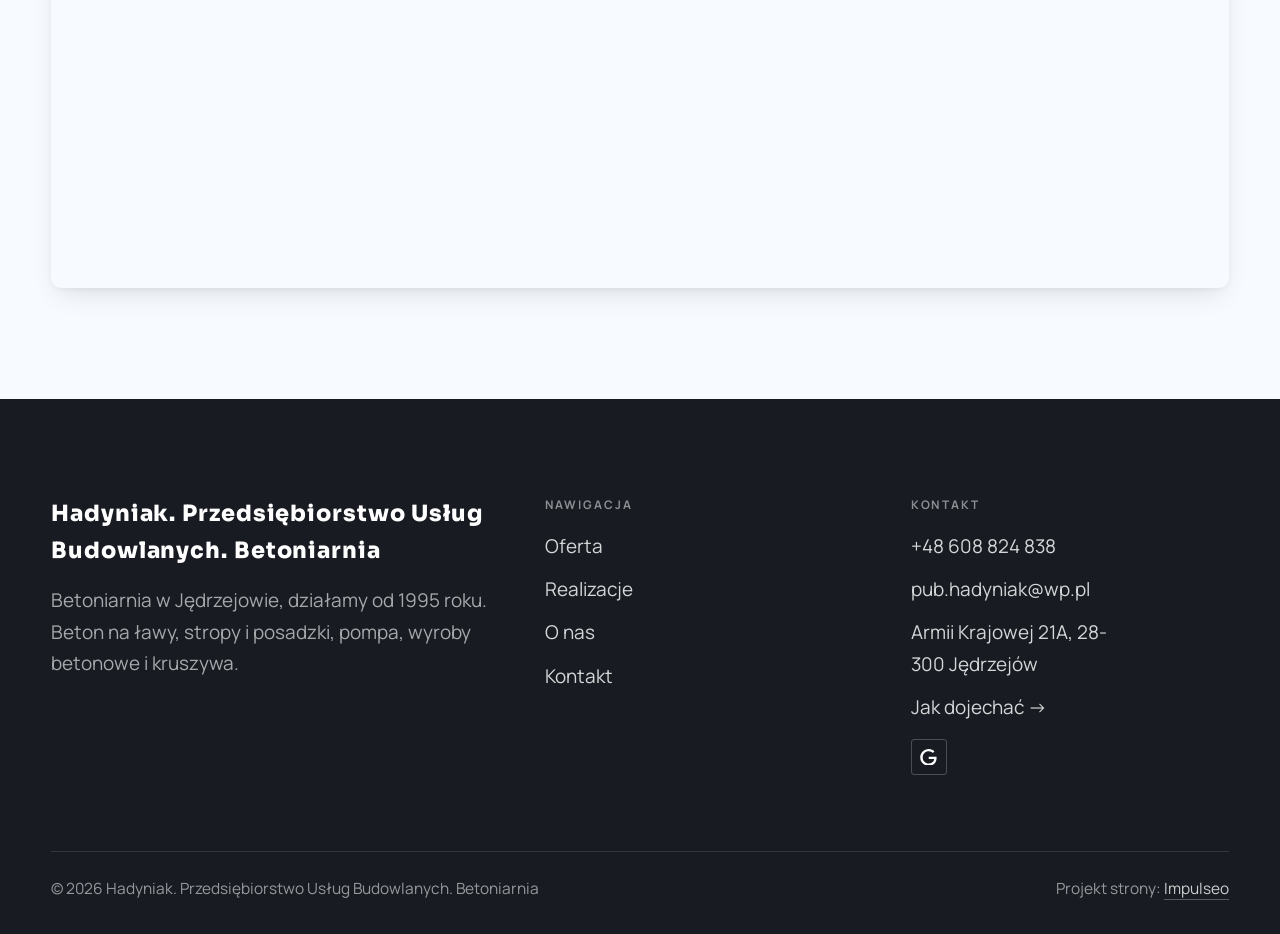
<file: kontakt.html>
<!DOCTYPE html>
<html lang="pl">
<head>
<meta charset="UTF-8">
<meta name="viewport" content="width=device-width, initial-scale=1.0">
<title>Kontakt - Hadyniak. Przedsiębiorstwo Usług Budowlanych. Betoniarnia</title>
<meta name="description" content="Kontakt Hadyniak. Przedsiębiorstwo Usług Budowlanych. Betoniarnia - Armii Krajowej 21A, 28-300 Jędrzejów">
<link rel="canonical" href="https://kris20032.github.io/hadyniak-przedsiebiorstwo-uslug-budowlanych-betoniarnia/kontakt.html">
<meta name="robots" content="noindex, nofollow">
<meta property="og:type" content="website">
<meta property="og:locale" content="pl_PL">
<meta property="og:site_name" content="Hadyniak. Przedsiębiorstwo Usług Budowlanych. Betoniarnia">
<meta property="og:title" content="Kontakt - Hadyniak. Przedsiębiorstwo Usług Budowlanych. Betoniarnia">
<meta property="og:description" content="Kontakt Hadyniak. Przedsiębiorstwo Usług Budowlanych. Betoniarnia - Armii Krajowej 21A, 28-300 Jędrzejów">
<meta property="og:url" content="https://kris20032.github.io/hadyniak-przedsiebiorstwo-uslug-budowlanych-betoniarnia/kontakt.html">
<meta property="og:image" content="https://kris20032.github.io/hadyniak-przedsiebiorstwo-uslug-budowlanych-betoniarnia/img/og.jpg">
<meta property="og:image:width" content="1200">
<meta property="og:image:height" content="630">
<meta name="twitter:card" content="summary_large_image">
<link rel="preconnect" href="https://fonts.googleapis.com">
<link rel="preconnect" href="https://fonts.gstatic.com" crossorigin>
<link href="https://fonts.googleapis.com/css2?family=Sora:wght@600;700;800&family=Manrope:wght@400;500;600&display=swap" rel="stylesheet">
<link rel="stylesheet" href="assets/styles.css?v=c7a3293c">
</head>
<body>

<header class="nav">
  <div class="wrap nav-inner">
    <a class="brand" href="index.html"><span class="name">Hadyniak.</span><span class="sub">Jędrzejów</span></a>
    <nav class="nav-links">
      <a href="oferta.html">Oferta</a>
      <a href="realizacje.html">Realizacje</a>
      <a href="o-nas.html">O nas</a>
      <a href="kontakt.html" class="active" aria-current="page">Kontakt</a>
      <a href="tel:+48608824838" class="btn btn-accent">Zadzwoń +48 608 824 838</a>
    </nav>
    <button class="nav-toggle" aria-label="Menu"><span></span><span></span><span></span></button>
  </div>
</header>

<main>
<section class="pagehead">
  <img src="img/g9.jpg" alt="Hadyniak. Przedsiębiorstwo Usług Budowlanych. Betoniarnia - Zapytaj o wycenę" width="1733" height="1300" decoding="async">
  <div class="wrap">
    <span class="eyebrow">Kontakt</span>
    <h1>Zapytaj o wycenę</h1>
    <p>Odpowiemy na pytania i przygotujemy wycenę.</p>
  </div>
</section>
<section>
  <div class="wrap contact-grid">
    <div class="reveal">
      <span class="eyebrow">Dane kontaktowe</span>
      <h2 style="margin:var(--space-4) 0 var(--space-6)">Hadyniak. Przedsiębiorstwo Usług Budowlanych. Betoniarnia</h2>
      <div class="info-list">
        <div class="info-row"><div class="ic"><svg class="ico-tel" width="16" height="16" viewBox="0 0 24 24" fill="none" aria-hidden="true"><path d="M6.6 10.8a15.5 15.5 0 0 0 6.6 6.6l2.2-2.2a1 1 0 0 1 1-.24 11.4 11.4 0 0 0 3.6.58 1 1 0 0 1 1 1V20a1 1 0 0 1-1 1A17 17 0 0 1 3 4a1 1 0 0 1 1-1h3.5a1 1 0 0 1 1 1c0 1.25.2 2.46.58 3.6a1 1 0 0 1-.25 1l-2.23 2.2Z" fill="currentColor"/></svg></div><div><div class="lbl">Telefon</div><a class="val" href="tel:+48608824838">+48 608 824 838</a></div></div>
        <div class="info-row"><div class="ic"><svg class="ico-mail" width="16" height="16" viewBox="0 0 24 24" fill="none" aria-hidden="true"><rect x="3.2" y="5.5" width="17.6" height="13" rx="1.6" stroke="currentColor" stroke-width="1.6"/><path d="M4 7l8 6 8-6" stroke="currentColor" stroke-width="1.6" stroke-linecap="round" stroke-linejoin="round"/></svg></div><div><div class="lbl">E-mail</div><a class="val" href="mailto:pub.hadyniak@wp.pl">pub.hadyniak@wp.pl</a></div></div>
        <div class="info-row"><div class="ic"><svg class="ico-pin" width="16" height="16" viewBox="0 0 24 24" fill="none" aria-hidden="true"><path d="M12 21s7-6.1 7-11.5A7 7 0 0 0 5 9.5C5 14.9 12 21 12 21Z" stroke="currentColor" stroke-width="1.6" fill="none"/><circle cx="12" cy="9.5" r="2.4" fill="currentColor"/></svg></div><div><div class="lbl">Adres</div><div class="val">Armii Krajowej 21A, 28-300 Jędrzejów</div></div></div>
        <div class="info-row"><div class="ic"><svg class="ico-clock" width="16" height="16" viewBox="0 0 24 24" fill="none" aria-hidden="true"><circle cx="12" cy="12" r="8.2" stroke="currentColor" stroke-width="1.6"/><path d="M12 7.5V12l3.2 1.9" stroke="currentColor" stroke-width="1.6" stroke-linecap="round"/></svg></div><div><div class="lbl">Godziny</div><div class="val" style="font-weight:500">Pon-Pt 7:00-16:00, sob. 7:00-13:00</div></div></div>
      </div>
    </div>
    <div class="reveal">
      <form class="form" action="https://formsubmit.co/pub.hadyniak@wp.pl" method="POST">
        <input type="hidden" name="_subject" value="Zapytanie ze strony Hadyniak. Przedsiębiorstwo Usług Budowlanych. Betoniarnia">
        <input type="hidden" name="_captcha" value="false">
        <input type="hidden" name="_template" value="table">
        <div class="fld"><label for="name">Imię / firma</label><input id="name" name="name" type="text" placeholder="np. Jan Kowalski" required></div>
        <div class="fld"><label for="email">E-mail</label><input id="email" name="email" type="email" placeholder="adres@email.pl" required></div>
        <div class="fld"><label for="phone">Telefon</label><input id="phone" name="phone" type="tel" placeholder="+48 ..."></div>
        <div class="fld"><label for="msg">Czego dotyczy zapytanie?</label><textarea id="msg" name="message" placeholder="Napisz krótko, w czym możemy pomóc" required></textarea></div>
        <button type="submit" class="btn btn-accent" style="width:100%;justify-content:center">Wyślij zapytanie <span class="arr">→</span></button>
        <p class="note">Wiadomość trafi bezpośrednio do nas. Można też zadzwonić: +48 608 824 838.</p>
      </form>
    </div>
  </div>
</section>
<section style="padding-top:0">
  <div class="wrap reveal">
    <iframe class="map" title="Hadyniak. Przedsiębiorstwo Usług Budowlanych. Betoniarnia - Jędrzejów" src="https://maps.google.com/maps?q=50.6451522%2C20.2863201&z=15&output=embed" loading="lazy" referrerpolicy="no-referrer-when-downgrade"></iframe>
  </div>
</section>
</main>

<footer>
  <div class="wrap">
    <div class="foot-grid">
      <div class="foot-brand">
        <div class="name">Hadyniak. Przedsiębiorstwo Usług Budowlanych. Betoniarnia</div>
        <p>Betoniarnia w Jędrzejowie, działamy od 1995 roku. Beton na ławy, stropy i posadzki, pompa, wyroby betonowe i kruszywa.</p>
      </div>
      <div class="foot-col">
        <h4>Nawigacja</h4>
        <a href="oferta.html">Oferta</a>
        <a href="realizacje.html">Realizacje</a>
        <a href="o-nas.html">O nas</a>
        <a href="kontakt.html">Kontakt</a>
      </div>
      <div class="foot-col">
        <h4>Kontakt</h4>
        <a href="tel:+48608824838">+48 608 824 838</a>
        <a href="mailto:pub.hadyniak@wp.pl">pub.hadyniak@wp.pl</a>
        <p>Armii Krajowej 21A, 28-300 Jędrzejów</p>
        <a href="https://www.google.com/maps?cid=417150523070303457" target="_blank" rel="noopener">Jak dojechać →</a>
      <div class="foot-soc">
        <a class="soc" href="https://www.google.com/maps?cid=417150523070303457" target="_blank" rel="noopener" aria-label="Google - Hadyniak. Przedsiębiorstwo Usług Budowlanych. Betoniarnia"><svg viewBox="0 0 24 24" aria-hidden="true" focusable="false"><path d="M12.48 10.92v3.28h7.84c-.24 1.84-.853 3.187-1.787 4.133-1.147 1.147-2.933 2.4-6.053 2.4-4.827 0-8.6-3.893-8.6-8.72s3.773-8.72 8.6-8.72c2.6 0 4.507 1.027 5.907 2.347l2.307-2.307C18.747 1.44 16.133 0 12.48 0 5.867 0 .307 5.387.307 12s5.56 12 12.173 12c3.573 0 6.267-1.173 8.373-3.36 2.16-2.16 2.84-5.213 2.84-7.667 0-.76-.053-1.467-.173-2.053H12.48z" fill="currentColor"/></svg></a>
      </div>
      </div>
    </div>
    <div class="foot-bot">
      <span>© 2026 Hadyniak. Przedsiębiorstwo Usług Budowlanych. Betoniarnia</span>
      <span>Projekt strony: <a class="foot-credit" href="https://impulseo.pl" target="_blank" rel="noopener">Impulseo</a></span>
    </div>
  </div>
</footer>
<div class="sticky-call"><a class="sc-call" href="tel:+48608824838"><svg class="ico-tel" width="16" height="16" viewBox="0 0 24 24" fill="none" aria-hidden="true"><path d="M6.6 10.8a15.5 15.5 0 0 0 6.6 6.6l2.2-2.2a1 1 0 0 1 1-.24 11.4 11.4 0 0 0 3.6.58 1 1 0 0 1 1 1V20a1 1 0 0 1-1 1A17 17 0 0 1 3 4a1 1 0 0 1 1-1h3.5a1 1 0 0 1 1 1c0 1.25.2 2.46.58 3.6a1 1 0 0 1-.25 1l-2.23 2.2Z" fill="currentColor"/></svg> Zadzwoń</a><a class="sc-quote" href="kontakt.html">Zamów beton</a></div>
<div class="demo-wazne" data-do="2026-10-06" data-cykl="3" hidden><svg class="dw-ico" width="13" height="13" viewBox="0 0 24 24" fill="none" aria-hidden="true"><circle cx="12" cy="12" r="8.6" stroke="currentColor" stroke-width="1.8"/><path d="M12 7.2V12l3.3 2" stroke="currentColor" stroke-width="1.8" stroke-linecap="round"/></svg><span class="dw-txt"></span></div>

<script src="assets/main.js"></script>
</body>
</html>
</file>
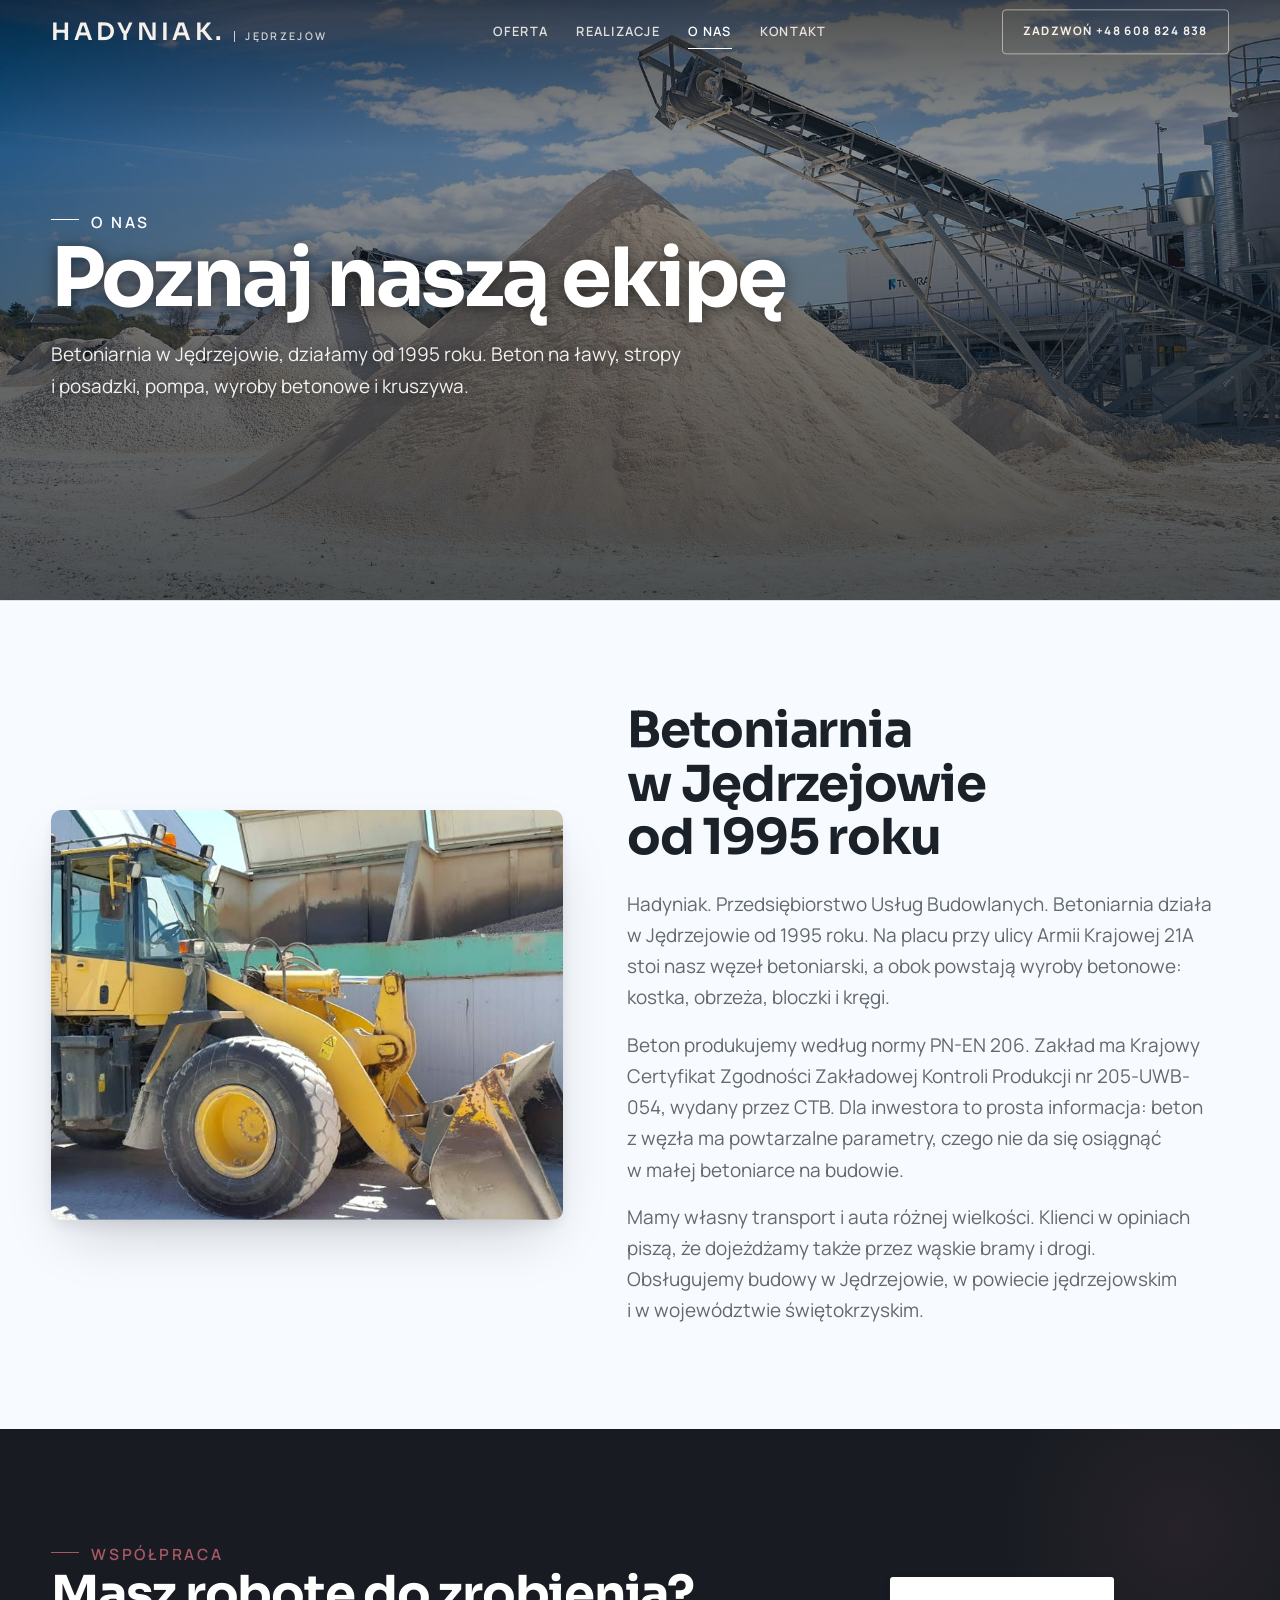
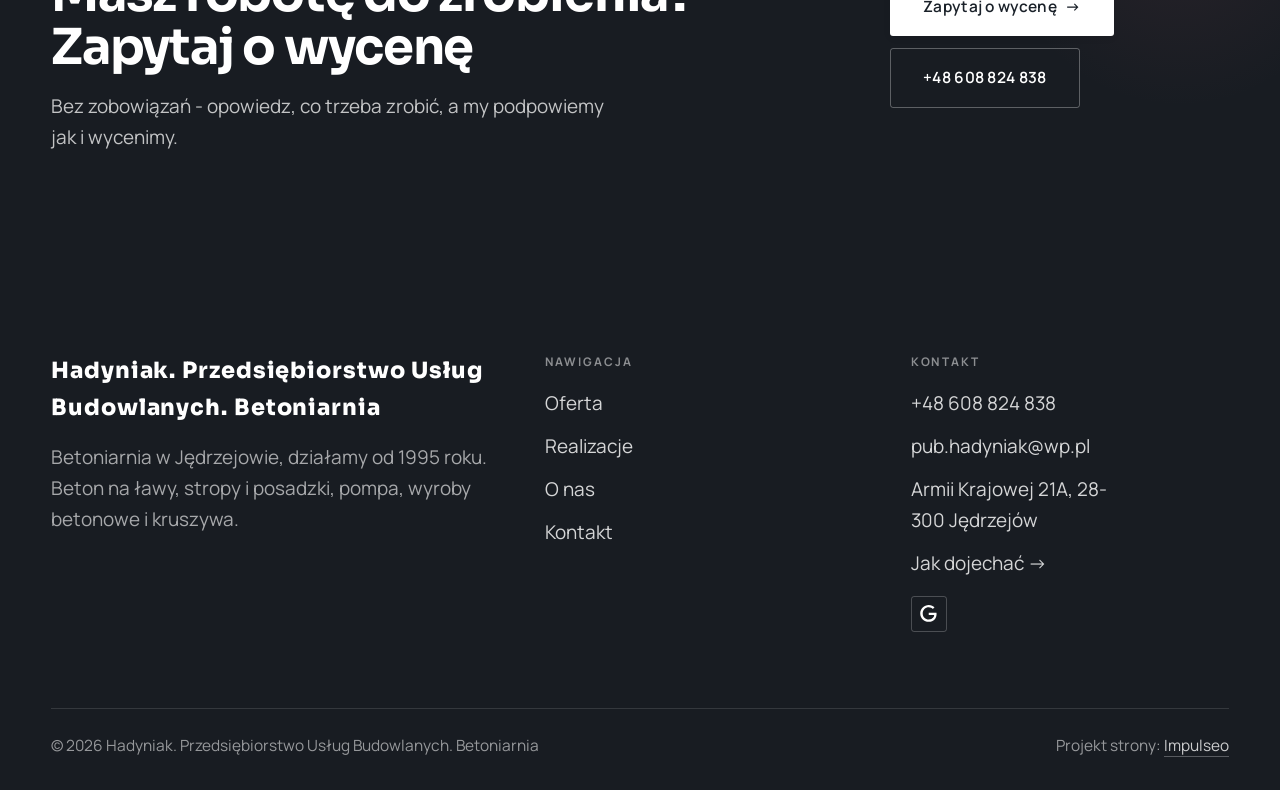
<file: o-nas.html>
<!DOCTYPE html>
<html lang="pl">
<head>
<meta charset="UTF-8">
<meta name="viewport" content="width=device-width, initial-scale=1.0">
<title>O nas - Hadyniak. Przedsiębiorstwo Usług Budowlanych. Betoniarnia</title>
<meta name="description" content="Hadyniak. Przedsiębiorstwo Usług Budowlanych. Betoniarnia - betoniarnia w Jędrzejowie od 1995 roku. Beton towarowy, pompa do betonu, kostka brukowa, bloczki, kręgi i kruszywa z dowozem na budowę.">
<link rel="canonical" href="https://kris20032.github.io/hadyniak-przedsiebiorstwo-uslug-budowlanych-betoniarnia/o-nas.html">
<meta name="robots" content="noindex, nofollow">
<meta property="og:type" content="website">
<meta property="og:locale" content="pl_PL">
<meta property="og:site_name" content="Hadyniak. Przedsiębiorstwo Usług Budowlanych. Betoniarnia">
<meta property="og:title" content="O nas - Hadyniak. Przedsiębiorstwo Usług Budowlanych. Betoniarnia">
<meta property="og:description" content="Hadyniak. Przedsiębiorstwo Usług Budowlanych. Betoniarnia - betoniarnia w Jędrzejowie od 1995 roku. Beton towarowy, pompa do betonu, kostka brukowa, bloczki, kręgi i kruszywa z dowozem na budowę.">
<meta property="og:url" content="https://kris20032.github.io/hadyniak-przedsiebiorstwo-uslug-budowlanych-betoniarnia/o-nas.html">
<meta property="og:image" content="https://kris20032.github.io/hadyniak-przedsiebiorstwo-uslug-budowlanych-betoniarnia/img/og.jpg">
<meta property="og:image:width" content="1200">
<meta property="og:image:height" content="630">
<meta name="twitter:card" content="summary_large_image">
<link rel="preconnect" href="https://fonts.googleapis.com">
<link rel="preconnect" href="https://fonts.gstatic.com" crossorigin>
<link href="https://fonts.googleapis.com/css2?family=Sora:wght@600;700;800&family=Manrope:wght@400;500;600&display=swap" rel="stylesheet">
<link rel="stylesheet" href="assets/styles.css?v=c7a3293c">
</head>
<body>

<header class="nav">
  <div class="wrap nav-inner">
    <a class="brand" href="index.html"><span class="name">Hadyniak.</span><span class="sub">Jędrzejów</span></a>
    <nav class="nav-links">
      <a href="oferta.html">Oferta</a>
      <a href="realizacje.html">Realizacje</a>
      <a href="o-nas.html" class="active" aria-current="page">O nas</a>
      <a href="kontakt.html">Kontakt</a>
      <a href="tel:+48608824838" class="btn btn-accent">Zadzwoń +48 608 824 838</a>
    </nav>
    <button class="nav-toggle" aria-label="Menu"><span></span><span></span><span></span></button>
  </div>
</header>

<main>
<section class="pagehead">
  <img src="img/g7.jpg" alt="Hadyniak. Przedsiębiorstwo Usług Budowlanych. Betoniarnia - Poznaj naszą ekipę" width="1880" height="1253" decoding="async">
  <div class="wrap">
    <span class="eyebrow">O nas</span>
    <h1>Poznaj naszą ekipę</h1>
    <p>Betoniarnia w Jędrzejowie, działamy od 1995 roku. Beton na ławy, stropy i posadzki, pompa, wyroby betonowe i kruszywa.</p>
  </div>
</section>
<section>
  <div class="wrap split">
    <div class="split-art reveal"><img src="img/g8.jpg" alt="Hadyniak. Przedsiębiorstwo Usług Budowlanych. Betoniarnia" loading="lazy" width="736" height="736" decoding="async"></div>
    <div class="split-copy reveal">
      <h2>Betoniarnia w Jędrzejowie od 1995 roku</h2>
      <p class="muted">Hadyniak. Przedsiębiorstwo Usług Budowlanych. Betoniarnia działa w Jędrzejowie od 1995 roku. Na placu przy ulicy Armii Krajowej 21A stoi nasz węzeł betoniarski, a obok powstają wyroby betonowe: kostka, obrzeża, bloczki i kręgi.</p>
      <p class="muted">Beton produkujemy według normy PN-EN 206. Zakład ma Krajowy Certyfikat Zgodności Zakładowej Kontroli Produkcji nr 205-UWB-054, wydany przez CTB. Dla inwestora to prosta informacja: beton z węzła ma powtarzalne parametry, czego nie da się osiągnąć w małej betoniarce na budowie.</p>
      <p class="muted">Mamy własny transport i auta różnej wielkości. Klienci w opiniach piszą, że dojeżdżamy także przez wąskie bramy i drogi. Obsługujemy budowy w Jędrzejowie, w powiecie jędrzejowskim i w województwie świętokrzyskim.</p>
    </div>
  </div>
</section>


<section class="cta">
  <div class="wrap">
    <div class="reveal">
      <span class="eyebrow">Współpraca</span>
      <h2>Masz robotę do zrobienia? Zapytaj o wycenę</h2>
      <p>Bez zobowiązań - opowiedz, co trzeba zrobić, a my podpowiemy jak i wycenimy.</p>
    </div>
    <div class="cta-actions reveal">
      <a href="kontakt.html" class="btn btn-light">Zapytaj o wycenę <span class="arr">→</span></a>
      <a href="tel:+48608824838" class="btn btn-ghost btn-ghost-cta">+48 608 824 838</a>
    </div>
  </div>
</section>
</main>

<footer>
  <div class="wrap">
    <div class="foot-grid">
      <div class="foot-brand">
        <div class="name">Hadyniak. Przedsiębiorstwo Usług Budowlanych. Betoniarnia</div>
        <p>Betoniarnia w Jędrzejowie, działamy od 1995 roku. Beton na ławy, stropy i posadzki, pompa, wyroby betonowe i kruszywa.</p>
      </div>
      <div class="foot-col">
        <h4>Nawigacja</h4>
        <a href="oferta.html">Oferta</a>
        <a href="realizacje.html">Realizacje</a>
        <a href="o-nas.html">O nas</a>
        <a href="kontakt.html">Kontakt</a>
      </div>
      <div class="foot-col">
        <h4>Kontakt</h4>
        <a href="tel:+48608824838">+48 608 824 838</a>
        <a href="mailto:pub.hadyniak@wp.pl">pub.hadyniak@wp.pl</a>
        <p>Armii Krajowej 21A, 28-300 Jędrzejów</p>
        <a href="https://www.google.com/maps?cid=417150523070303457" target="_blank" rel="noopener">Jak dojechać →</a>
      <div class="foot-soc">
        <a class="soc" href="https://www.google.com/maps?cid=417150523070303457" target="_blank" rel="noopener" aria-label="Google - Hadyniak. Przedsiębiorstwo Usług Budowlanych. Betoniarnia"><svg viewBox="0 0 24 24" aria-hidden="true" focusable="false"><path d="M12.48 10.92v3.28h7.84c-.24 1.84-.853 3.187-1.787 4.133-1.147 1.147-2.933 2.4-6.053 2.4-4.827 0-8.6-3.893-8.6-8.72s3.773-8.72 8.6-8.72c2.6 0 4.507 1.027 5.907 2.347l2.307-2.307C18.747 1.44 16.133 0 12.48 0 5.867 0 .307 5.387.307 12s5.56 12 12.173 12c3.573 0 6.267-1.173 8.373-3.36 2.16-2.16 2.84-5.213 2.84-7.667 0-.76-.053-1.467-.173-2.053H12.48z" fill="currentColor"/></svg></a>
      </div>
      </div>
    </div>
    <div class="foot-bot">
      <span>© 2026 Hadyniak. Przedsiębiorstwo Usług Budowlanych. Betoniarnia</span>
      <span>Projekt strony: <a class="foot-credit" href="https://impulseo.pl" target="_blank" rel="noopener">Impulseo</a></span>
    </div>
  </div>
</footer>
<div class="sticky-call"><a class="sc-call" href="tel:+48608824838"><svg class="ico-tel" width="16" height="16" viewBox="0 0 24 24" fill="none" aria-hidden="true"><path d="M6.6 10.8a15.5 15.5 0 0 0 6.6 6.6l2.2-2.2a1 1 0 0 1 1-.24 11.4 11.4 0 0 0 3.6.58 1 1 0 0 1 1 1V20a1 1 0 0 1-1 1A17 17 0 0 1 3 4a1 1 0 0 1 1-1h3.5a1 1 0 0 1 1 1c0 1.25.2 2.46.58 3.6a1 1 0 0 1-.25 1l-2.23 2.2Z" fill="currentColor"/></svg> Zadzwoń</a><a class="sc-quote" href="kontakt.html">Zamów beton</a></div>
<div class="demo-wazne" data-do="2026-10-06" data-cykl="3" hidden><svg class="dw-ico" width="13" height="13" viewBox="0 0 24 24" fill="none" aria-hidden="true"><circle cx="12" cy="12" r="8.6" stroke="currentColor" stroke-width="1.8"/><path d="M12 7.2V12l3.3 2" stroke="currentColor" stroke-width="1.8" stroke-linecap="round"/></svg><span class="dw-txt"></span></div>

<script src="assets/main.js"></script>
</body>
</html>
</file>
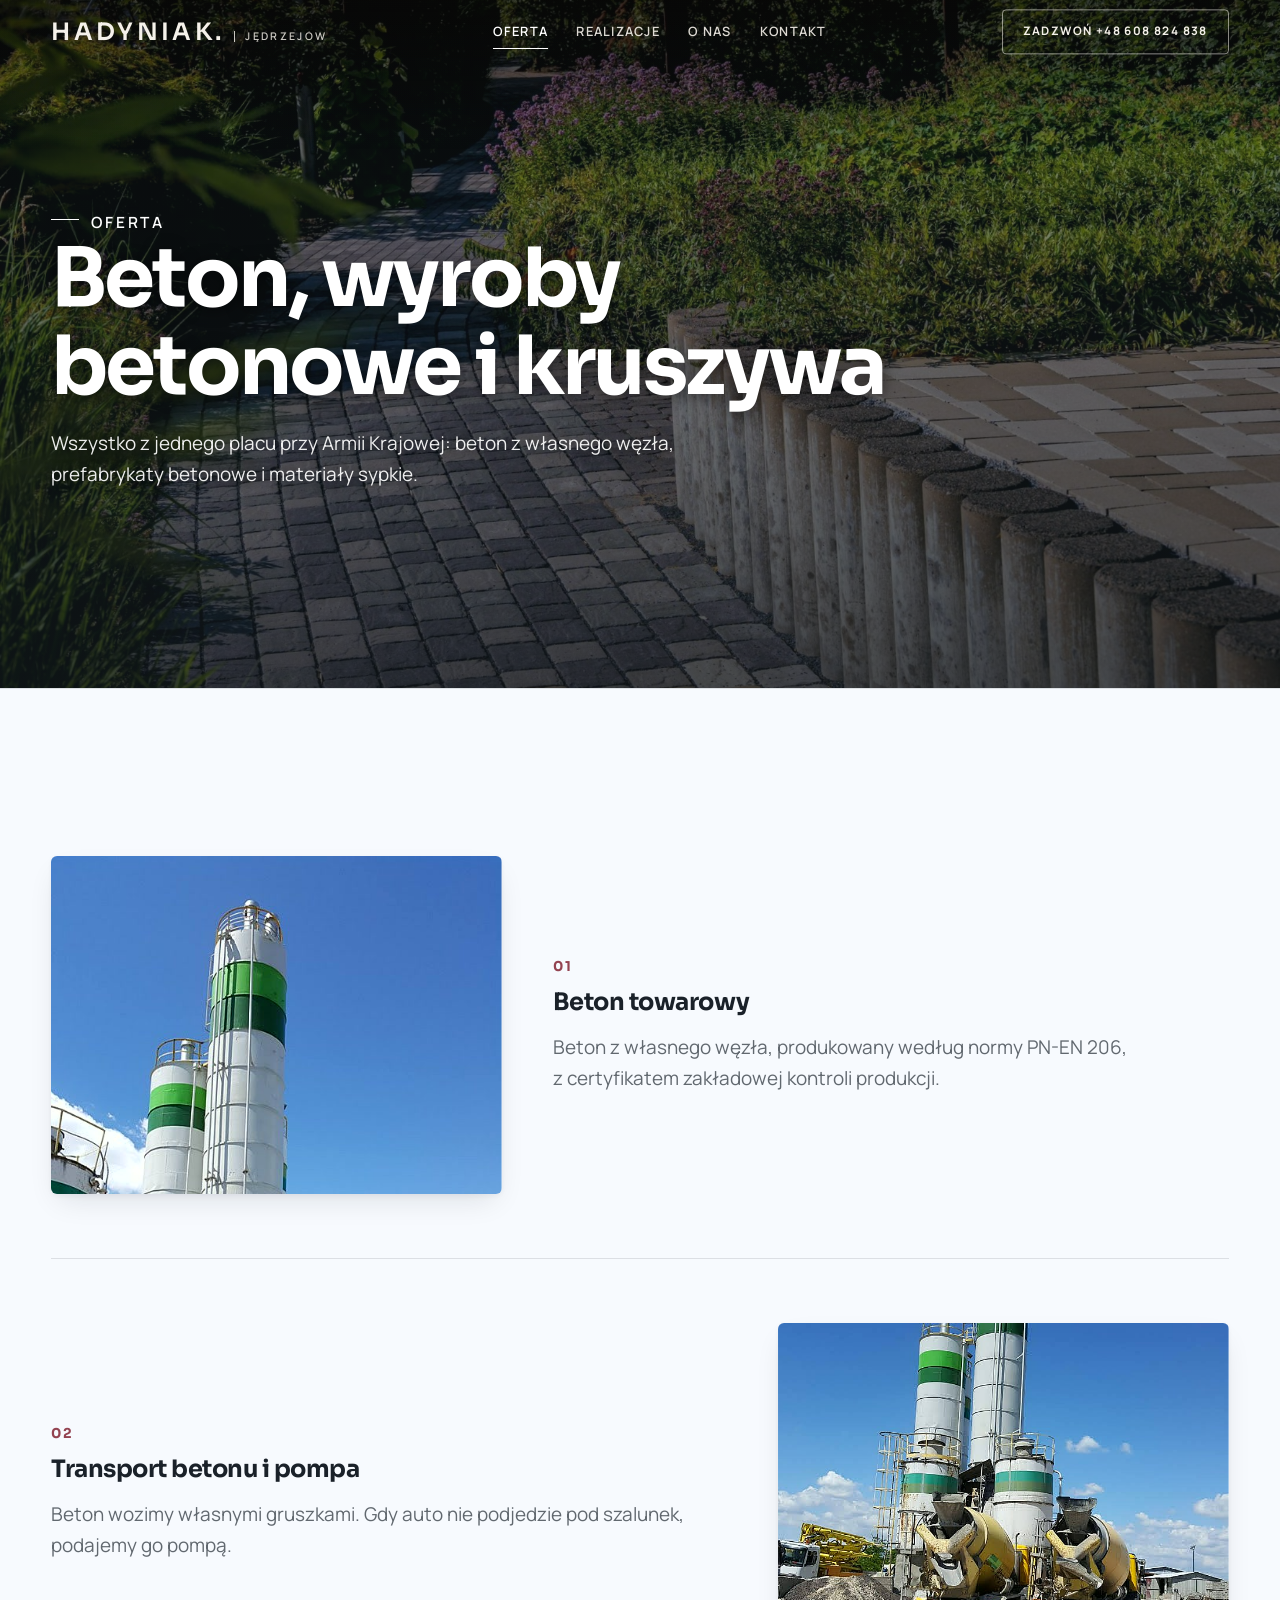
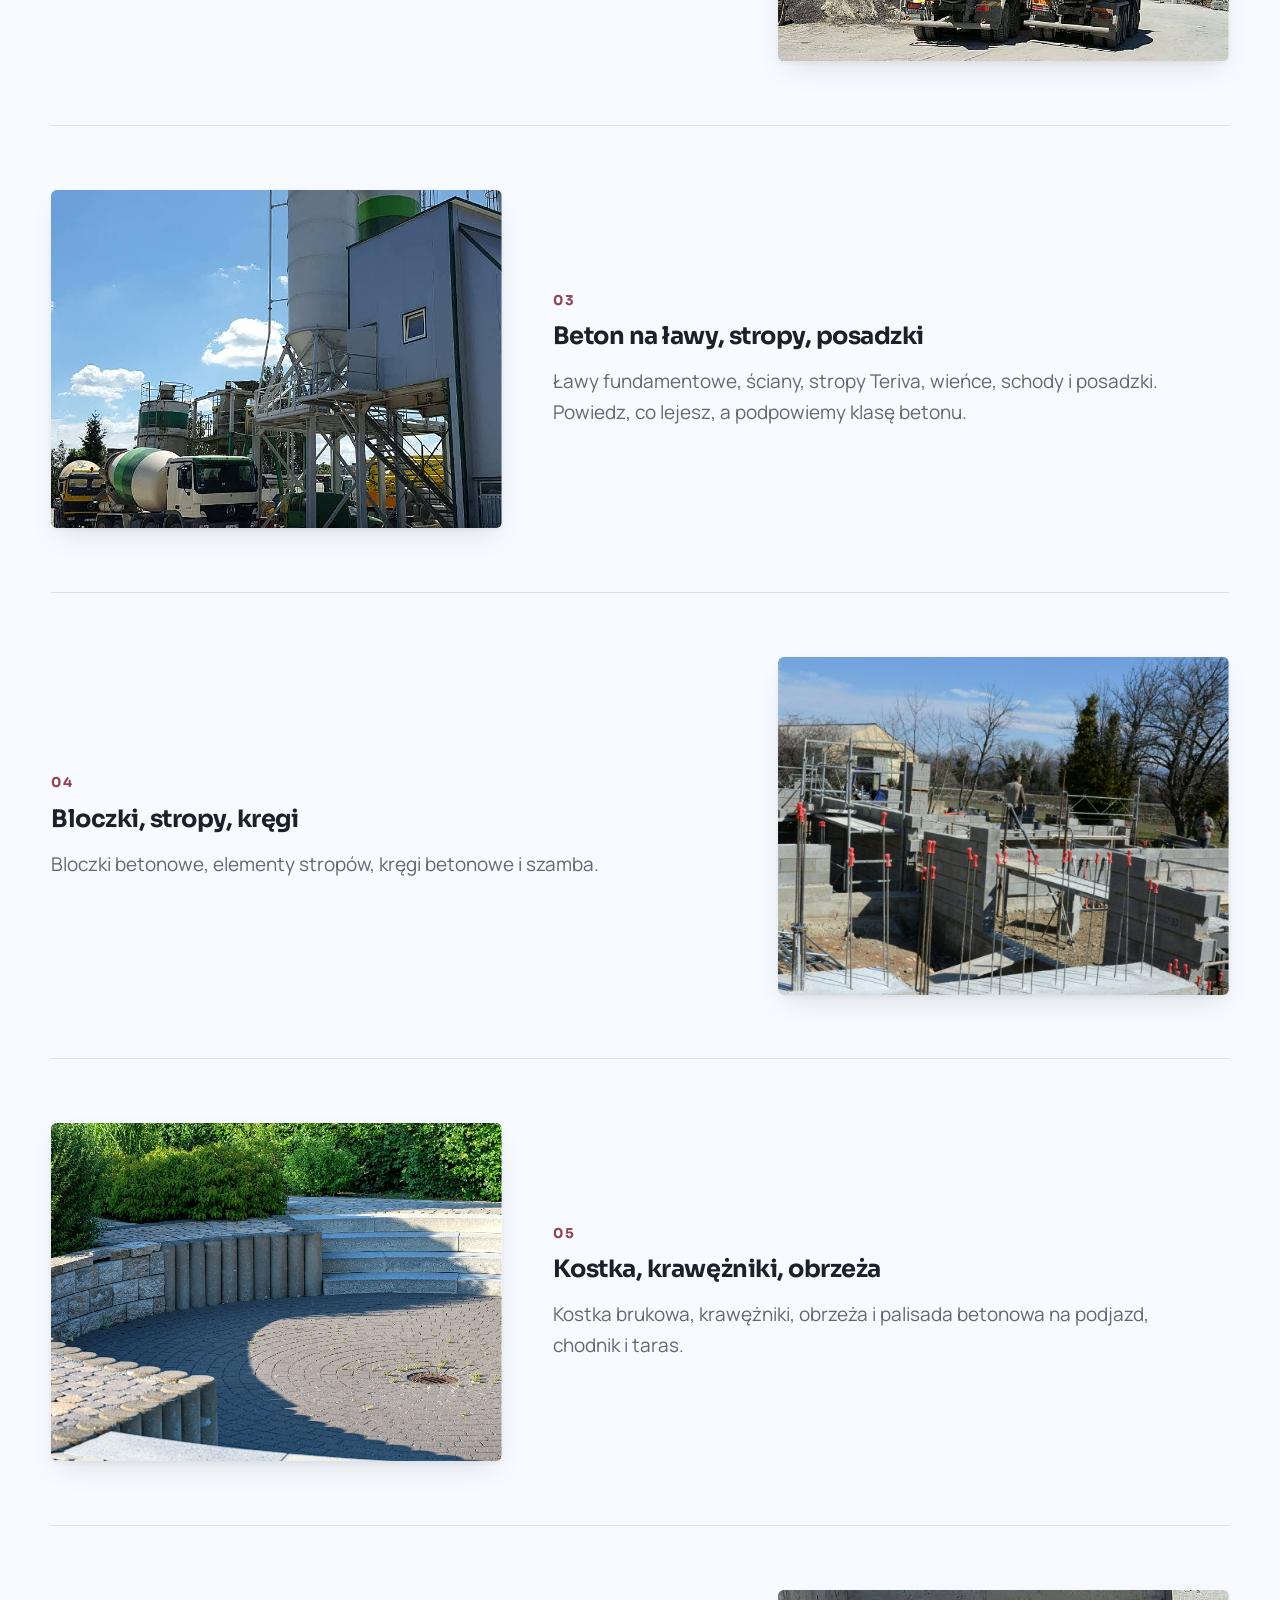
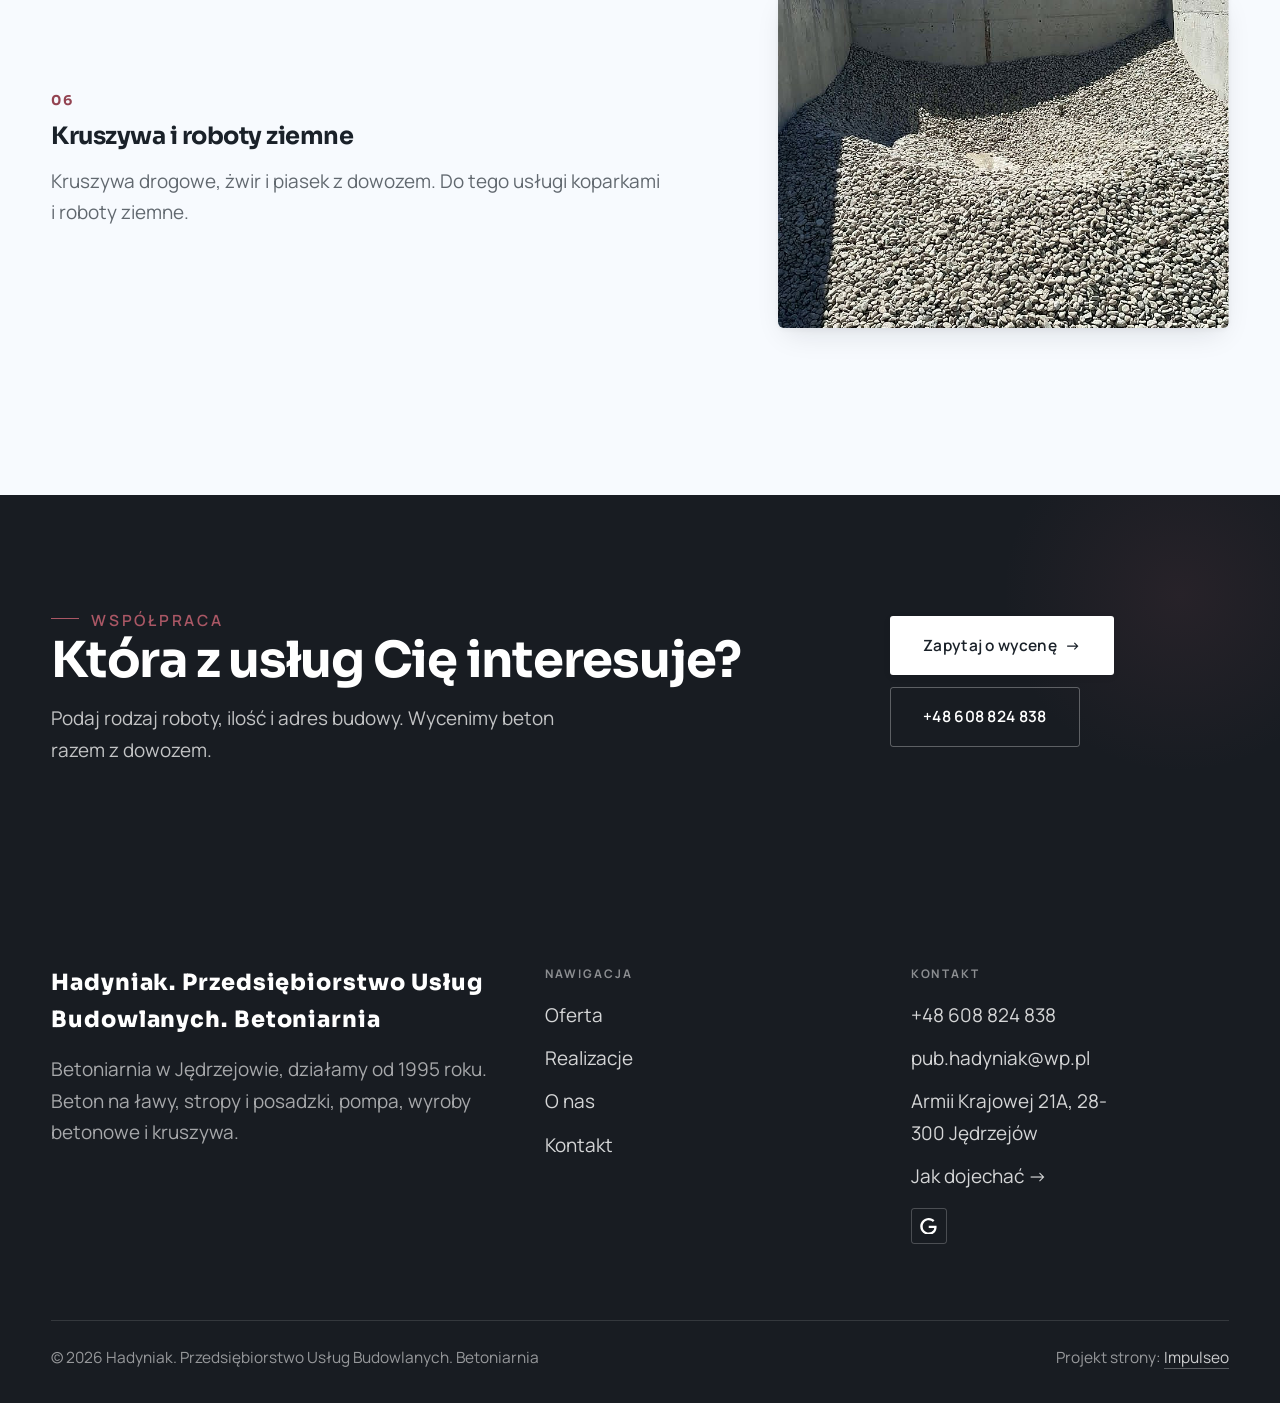
<file: oferta.html>
<!DOCTYPE html>
<html lang="pl">
<head>
<meta charset="UTF-8">
<meta name="viewport" content="width=device-width, initial-scale=1.0">
<title>Oferta - Hadyniak. Przedsiębiorstwo Usług Budowlanych. Betoniarnia</title>
<meta name="description" content="Hadyniak. Przedsiębiorstwo Usług Budowlanych. Betoniarnia - betoniarnia w Jędrzejowie od 1995 roku. Beton towarowy, pompa do betonu, kostka brukowa, bloczki, kręgi i kruszywa z dowozem na budowę.">
<link rel="canonical" href="https://kris20032.github.io/hadyniak-przedsiebiorstwo-uslug-budowlanych-betoniarnia/oferta.html">
<meta name="robots" content="noindex, nofollow">
<meta property="og:type" content="website">
<meta property="og:locale" content="pl_PL">
<meta property="og:site_name" content="Hadyniak. Przedsiębiorstwo Usług Budowlanych. Betoniarnia">
<meta property="og:title" content="Oferta - Hadyniak. Przedsiębiorstwo Usług Budowlanych. Betoniarnia">
<meta property="og:description" content="Hadyniak. Przedsiębiorstwo Usług Budowlanych. Betoniarnia - betoniarnia w Jędrzejowie od 1995 roku. Beton towarowy, pompa do betonu, kostka brukowa, bloczki, kręgi i kruszywa z dowozem na budowę.">
<meta property="og:url" content="https://kris20032.github.io/hadyniak-przedsiebiorstwo-uslug-budowlanych-betoniarnia/oferta.html">
<meta property="og:image" content="https://kris20032.github.io/hadyniak-przedsiebiorstwo-uslug-budowlanych-betoniarnia/img/og.jpg">
<meta property="og:image:width" content="1200">
<meta property="og:image:height" content="630">
<meta name="twitter:card" content="summary_large_image">
<link rel="preconnect" href="https://fonts.googleapis.com">
<link rel="preconnect" href="https://fonts.gstatic.com" crossorigin>
<link href="https://fonts.googleapis.com/css2?family=Sora:wght@600;700;800&family=Manrope:wght@400;500;600&display=swap" rel="stylesheet">
<link rel="stylesheet" href="assets/styles.css?v=c7a3293c">
</head>
<body>

<header class="nav">
  <div class="wrap nav-inner">
    <a class="brand" href="index.html"><span class="name">Hadyniak.</span><span class="sub">Jędrzejów</span></a>
    <nav class="nav-links">
      <a href="oferta.html" class="active" aria-current="page">Oferta</a>
      <a href="realizacje.html">Realizacje</a>
      <a href="o-nas.html">O nas</a>
      <a href="kontakt.html">Kontakt</a>
      <a href="tel:+48608824838" class="btn btn-accent">Zadzwoń +48 608 824 838</a>
    </nav>
    <button class="nav-toggle" aria-label="Menu"><span></span><span></span><span></span></button>
  </div>
</header>

<main>
<section class="pagehead">
  <img src="img/g6.jpg" alt="Hadyniak. Przedsiębiorstwo Usług Budowlanych. Betoniarnia - Beton, wyroby betonowe i kruszywa" width="1776" height="1120" decoding="async">
  <div class="wrap">
    <span class="eyebrow">Oferta</span>
    <h1>Beton, wyroby betonowe i kruszywa</h1>
    <p>Wszystko z jednego placu przy Armii Krajowej: beton z własnego węzła, prefabrykaty betonowe i materiały sypkie.</p>
  </div>
</section>
<section>
  <div class="wrap">
    <div class="svc-row reveal">
      <div class="svc-row-art"><img src="img/about.jpg" alt="Beton towarowy" loading="lazy" width="576" height="432" decoding="async"></div>
      <div>
        <span class="num">01</span>
        <h3>Beton towarowy</h3>
        <p class="muted">Beton z własnego węzła, produkowany według normy PN-EN 206, z certyfikatem zakładowej kontroli produkcji.</p>
      </div>
    </div>
    <div class="svc-row rev reveal">
      <div class="svc-row-art"><img src="img/g1.jpg" alt="Transport betonu i pompa" loading="lazy" width="768" height="768" decoding="async"></div>
      <div>
        <span class="num">02</span>
        <h3>Transport betonu i pompa</h3>
        <p class="muted">Beton wozimy własnymi gruszkami. Gdy auto nie podjedzie pod szalunek, podajemy go pompą.</p>
      </div>
    </div>
    <div class="svc-row reveal">
      <div class="svc-row-art"><img src="img/g2.jpg" alt="Beton na ławy, stropy, posadzki" loading="lazy" width="768" height="768" decoding="async"></div>
      <div>
        <span class="num">03</span>
        <h3>Beton na ławy, stropy, posadzki</h3>
        <p class="muted">Ławy fundamentowe, ściany, stropy Teriva, wieńce, schody i posadzki. Powiedz, co lejesz, a podpowiemy klasę betonu.</p>
      </div>
    </div>
    <div class="svc-row rev reveal">
      <div class="svc-row-art"><img src="img/g3.jpg" alt="Bloczki, stropy, kręgi" loading="lazy" width="1154" height="1154" decoding="async"></div>
      <div>
        <span class="num">04</span>
        <h3>Bloczki, stropy, kręgi</h3>
        <p class="muted">Bloczki betonowe, elementy stropów, kręgi betonowe i szamba.</p>
      </div>
    </div>
    <div class="svc-row reveal">
      <div class="svc-row-art"><img src="img/g4.jpg" alt="Kostka, krawężniki, obrzeża" loading="lazy" width="1880" height="1253" decoding="async"></div>
      <div>
        <span class="num">05</span>
        <h3>Kostka, krawężniki, obrzeża</h3>
        <p class="muted">Kostka brukowa, krawężniki, obrzeża i palisada betonowa na podjazd, chodnik i taras.</p>
      </div>
    </div>
    <div class="svc-row rev reveal">
      <div class="svc-row-art"><img src="img/g5.jpg" alt="Kruszywa i roboty ziemne" loading="lazy" width="768" height="768" decoding="async"></div>
      <div>
        <span class="num">06</span>
        <h3>Kruszywa i roboty ziemne</h3>
        <p class="muted">Kruszywa drogowe, żwir i piasek z dowozem. Do tego usługi koparkami i roboty ziemne.</p>
      </div>
    </div>
  </div>
</section>

<section class="cta">
  <div class="wrap">
    <div class="reveal">
      <span class="eyebrow">Współpraca</span>
      <h2>Która z usług Cię interesuje?</h2>
      <p>Podaj rodzaj roboty, ilość i adres budowy. Wycenimy beton razem z dowozem.</p>
    </div>
    <div class="cta-actions reveal">
      <a href="kontakt.html" class="btn btn-light">Zapytaj o wycenę <span class="arr">→</span></a>
      <a href="tel:+48608824838" class="btn btn-ghost btn-ghost-cta">+48 608 824 838</a>
    </div>
  </div>
</section>
</main>

<footer>
  <div class="wrap">
    <div class="foot-grid">
      <div class="foot-brand">
        <div class="name">Hadyniak. Przedsiębiorstwo Usług Budowlanych. Betoniarnia</div>
        <p>Betoniarnia w Jędrzejowie, działamy od 1995 roku. Beton na ławy, stropy i posadzki, pompa, wyroby betonowe i kruszywa.</p>
      </div>
      <div class="foot-col">
        <h4>Nawigacja</h4>
        <a href="oferta.html">Oferta</a>
        <a href="realizacje.html">Realizacje</a>
        <a href="o-nas.html">O nas</a>
        <a href="kontakt.html">Kontakt</a>
      </div>
      <div class="foot-col">
        <h4>Kontakt</h4>
        <a href="tel:+48608824838">+48 608 824 838</a>
        <a href="mailto:pub.hadyniak@wp.pl">pub.hadyniak@wp.pl</a>
        <p>Armii Krajowej 21A, 28-300 Jędrzejów</p>
        <a href="https://www.google.com/maps?cid=417150523070303457" target="_blank" rel="noopener">Jak dojechać →</a>
      <div class="foot-soc">
        <a class="soc" href="https://www.google.com/maps?cid=417150523070303457" target="_blank" rel="noopener" aria-label="Google - Hadyniak. Przedsiębiorstwo Usług Budowlanych. Betoniarnia"><svg viewBox="0 0 24 24" aria-hidden="true" focusable="false"><path d="M12.48 10.92v3.28h7.84c-.24 1.84-.853 3.187-1.787 4.133-1.147 1.147-2.933 2.4-6.053 2.4-4.827 0-8.6-3.893-8.6-8.72s3.773-8.72 8.6-8.72c2.6 0 4.507 1.027 5.907 2.347l2.307-2.307C18.747 1.44 16.133 0 12.48 0 5.867 0 .307 5.387.307 12s5.56 12 12.173 12c3.573 0 6.267-1.173 8.373-3.36 2.16-2.16 2.84-5.213 2.84-7.667 0-.76-.053-1.467-.173-2.053H12.48z" fill="currentColor"/></svg></a>
      </div>
      </div>
    </div>
    <div class="foot-bot">
      <span>© 2026 Hadyniak. Przedsiębiorstwo Usług Budowlanych. Betoniarnia</span>
      <span>Projekt strony: <a class="foot-credit" href="https://impulseo.pl" target="_blank" rel="noopener">Impulseo</a></span>
    </div>
  </div>
</footer>
<div class="sticky-call"><a class="sc-call" href="tel:+48608824838"><svg class="ico-tel" width="16" height="16" viewBox="0 0 24 24" fill="none" aria-hidden="true"><path d="M6.6 10.8a15.5 15.5 0 0 0 6.6 6.6l2.2-2.2a1 1 0 0 1 1-.24 11.4 11.4 0 0 0 3.6.58 1 1 0 0 1 1 1V20a1 1 0 0 1-1 1A17 17 0 0 1 3 4a1 1 0 0 1 1-1h3.5a1 1 0 0 1 1 1c0 1.25.2 2.46.58 3.6a1 1 0 0 1-.25 1l-2.23 2.2Z" fill="currentColor"/></svg> Zadzwoń</a><a class="sc-quote" href="kontakt.html">Zamów beton</a></div>
<div class="demo-wazne" data-do="2026-10-06" data-cykl="3" hidden><svg class="dw-ico" width="13" height="13" viewBox="0 0 24 24" fill="none" aria-hidden="true"><circle cx="12" cy="12" r="8.6" stroke="currentColor" stroke-width="1.8"/><path d="M12 7.2V12l3.3 2" stroke="currentColor" stroke-width="1.8" stroke-linecap="round"/></svg><span class="dw-txt"></span></div>

<script src="assets/main.js"></script>
</body>
</html>
</file>
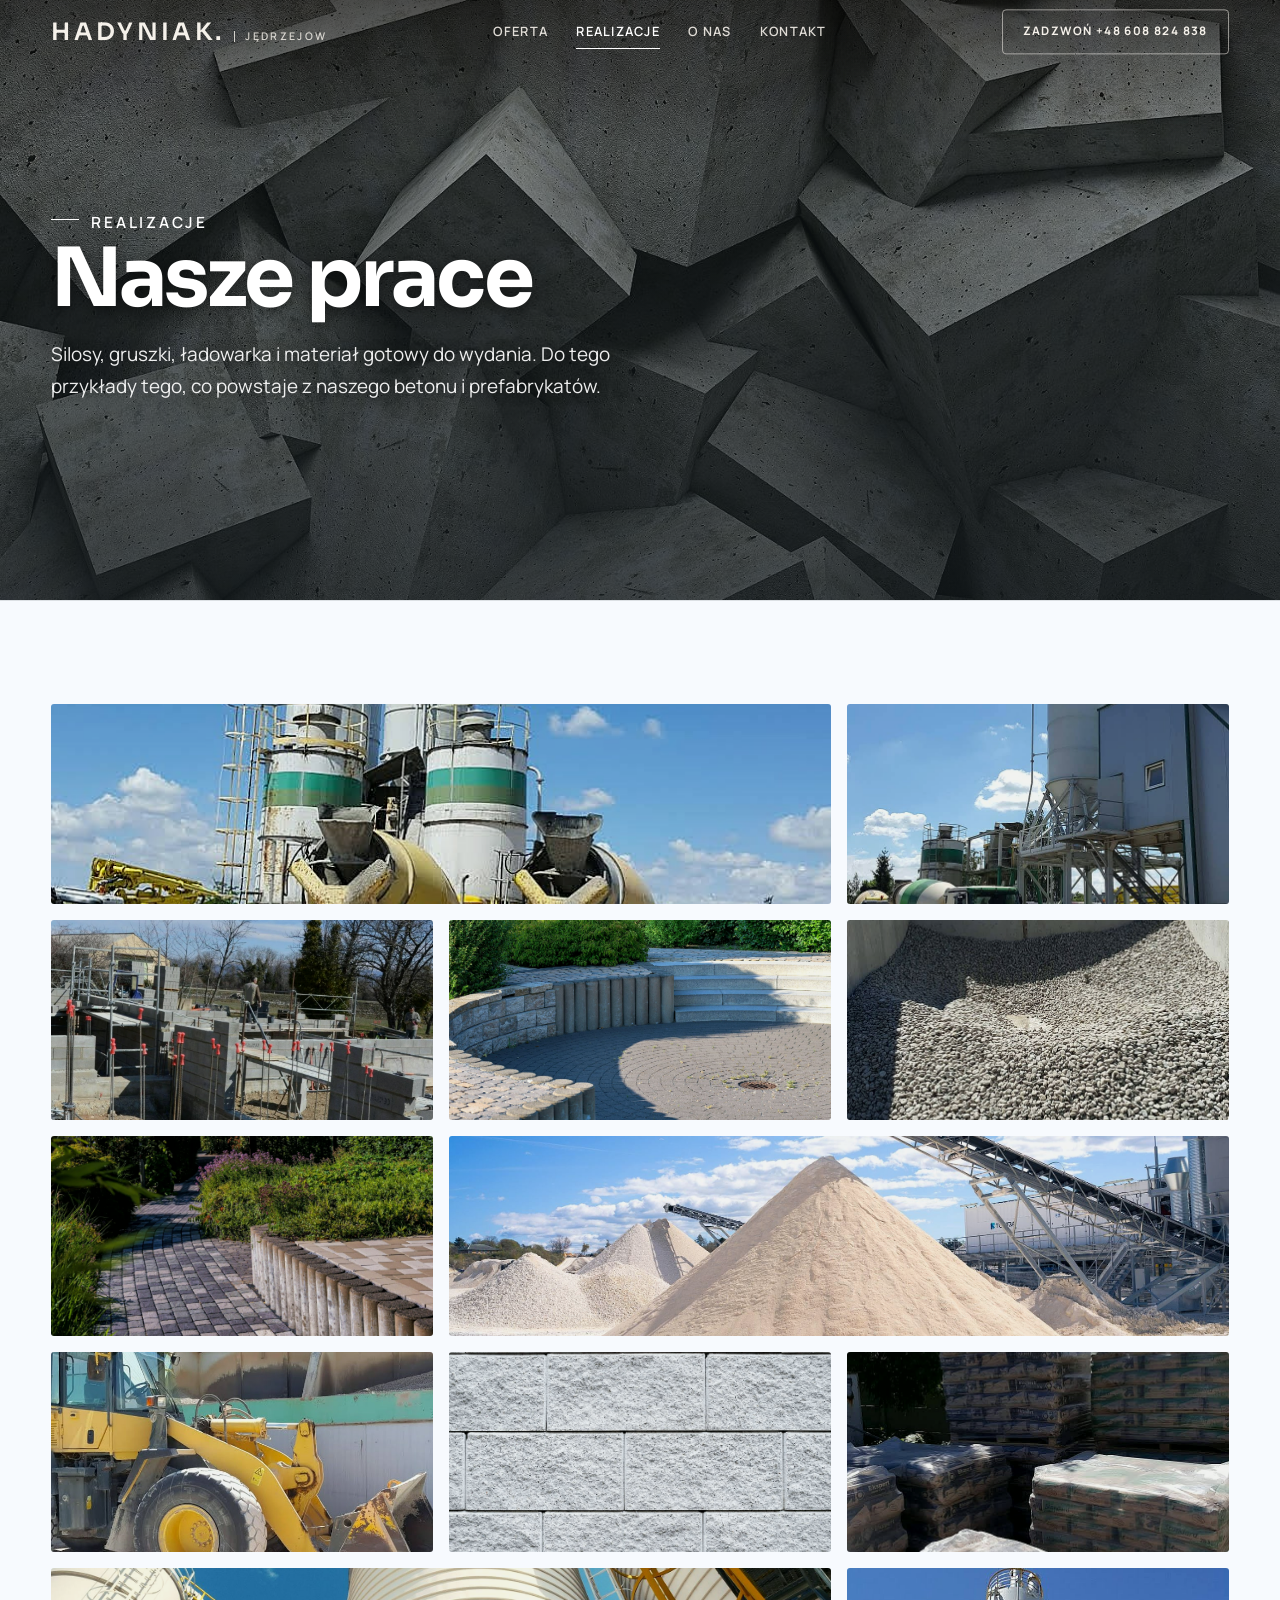
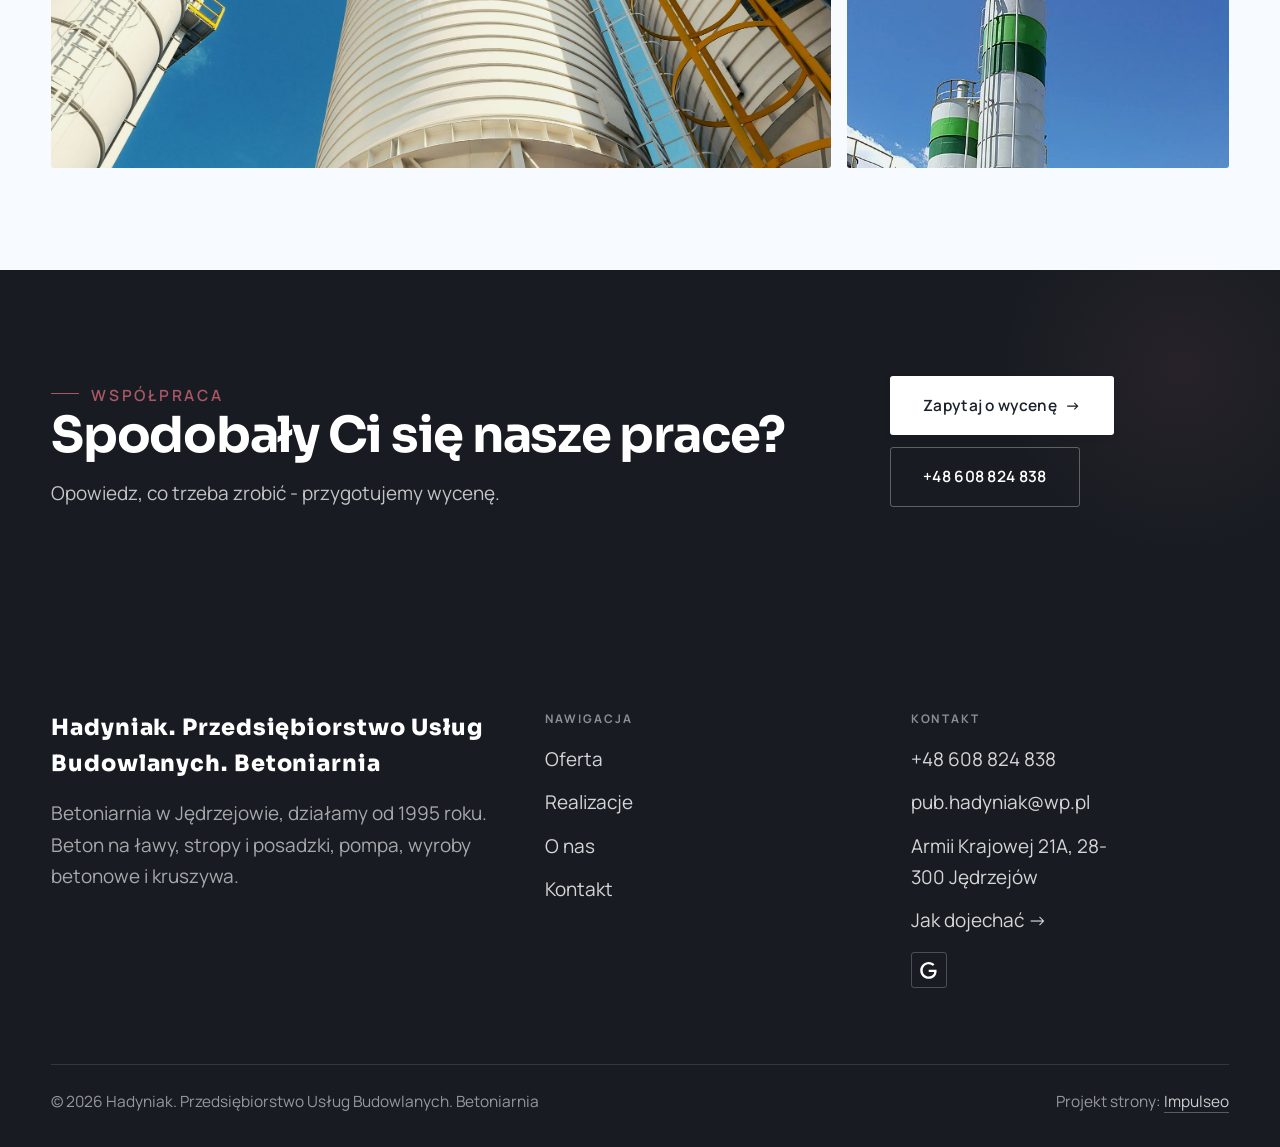
<file: realizacje.html>
<!DOCTYPE html>
<html lang="pl">
<head>
<meta charset="UTF-8">
<meta name="viewport" content="width=device-width, initial-scale=1.0">
<title>Realizacje - Hadyniak. Przedsiębiorstwo Usług Budowlanych. Betoniarnia</title>
<meta name="description" content="Realizacje Hadyniak. Przedsiębiorstwo Usług Budowlanych. Betoniarnia: Gruszki pod węzłem, Węzeł betoniarski, Fundamenty i bloczki, Kostka i palisada, Kruszywo w boksie">
<link rel="canonical" href="https://kris20032.github.io/hadyniak-przedsiebiorstwo-uslug-budowlanych-betoniarnia/realizacje.html">
<meta name="robots" content="noindex, nofollow">
<meta property="og:type" content="website">
<meta property="og:locale" content="pl_PL">
<meta property="og:site_name" content="Hadyniak. Przedsiębiorstwo Usług Budowlanych. Betoniarnia">
<meta property="og:title" content="Realizacje - Hadyniak. Przedsiębiorstwo Usług Budowlanych. Betoniarnia">
<meta property="og:description" content="Realizacje Hadyniak. Przedsiębiorstwo Usług Budowlanych. Betoniarnia: Gruszki pod węzłem, Węzeł betoniarski, Fundamenty i bloczki, Kostka i palisada, Kruszywo w boksie">
<meta property="og:url" content="https://kris20032.github.io/hadyniak-przedsiebiorstwo-uslug-budowlanych-betoniarnia/realizacje.html">
<meta property="og:image" content="https://kris20032.github.io/hadyniak-przedsiebiorstwo-uslug-budowlanych-betoniarnia/img/og.jpg">
<meta property="og:image:width" content="1200">
<meta property="og:image:height" content="630">
<meta name="twitter:card" content="summary_large_image">
<link rel="preconnect" href="https://fonts.googleapis.com">
<link rel="preconnect" href="https://fonts.gstatic.com" crossorigin>
<link href="https://fonts.googleapis.com/css2?family=Sora:wght@600;700;800&family=Manrope:wght@400;500;600&display=swap" rel="stylesheet">
<link rel="stylesheet" href="assets/styles.css?v=c7a3293c">
</head>
<body>

<header class="nav">
  <div class="wrap nav-inner">
    <a class="brand" href="index.html"><span class="name">Hadyniak.</span><span class="sub">Jędrzejów</span></a>
    <nav class="nav-links">
      <a href="oferta.html">Oferta</a>
      <a href="realizacje.html" class="active" aria-current="page">Realizacje</a>
      <a href="o-nas.html">O nas</a>
      <a href="kontakt.html">Kontakt</a>
      <a href="tel:+48608824838" class="btn btn-accent">Zadzwoń +48 608 824 838</a>
    </nav>
    <button class="nav-toggle" aria-label="Menu"><span></span><span></span><span></span></button>
  </div>
</header>

<main>
<section class="pagehead">
  <img src="img/g12.jpg" alt="Hadyniak. Przedsiębiorstwo Usług Budowlanych. Betoniarnia - Nasze prace" width="1500" height="798" decoding="async">
  <div class="wrap">
    <span class="eyebrow">Realizacje</span>
    <h1>Nasze prace</h1>
    <p>Silosy, gruszki, ładowarka i materiał gotowy do wydania. Do tego przykłady tego, co powstaje z naszego betonu i prefabrykatów.</p>
  </div>
</section>
<section>
  <div class="wrap">
    <div class="gallery">
      <div class="tile t-two3 reveal"><img src="img/g1.jpg" alt="Hadyniak. Przedsiębiorstwo Usług Budowlanych. Betoniarnia" loading="lazy" width="768" height="768" decoding="async"></div>
      <div class="tile t-third reveal"><img src="img/g2.jpg" alt="Hadyniak. Przedsiębiorstwo Usług Budowlanych. Betoniarnia" loading="lazy" width="768" height="768" decoding="async"></div>
      <div class="tile t-third reveal"><img src="img/g3.jpg" alt="Hadyniak. Przedsiębiorstwo Usług Budowlanych. Betoniarnia" loading="lazy" width="1154" height="1154" decoding="async"></div>
      <div class="tile t-third reveal"><img src="img/g4.jpg" alt="Hadyniak. Przedsiębiorstwo Usług Budowlanych. Betoniarnia" loading="lazy" width="1880" height="1253" decoding="async"></div>
      <div class="tile t-third reveal"><img src="img/g5.jpg" alt="Hadyniak. Przedsiębiorstwo Usług Budowlanych. Betoniarnia" loading="lazy" width="768" height="768" decoding="async"></div>
      <div class="tile t-third reveal"><img src="img/g6.jpg" alt="Hadyniak. Przedsiębiorstwo Usług Budowlanych. Betoniarnia" loading="lazy" width="1776" height="1120" decoding="async"></div>
      <div class="tile t-two3 reveal"><img src="img/g7.jpg" alt="Hadyniak. Przedsiębiorstwo Usług Budowlanych. Betoniarnia" loading="lazy" width="1880" height="1253" decoding="async"></div>
      <div class="tile t-third reveal"><img src="img/g8.jpg" alt="Hadyniak. Przedsiębiorstwo Usług Budowlanych. Betoniarnia" loading="lazy" width="736" height="736" decoding="async"></div>
      <div class="tile t-third reveal"><img src="img/g9.jpg" alt="Hadyniak. Przedsiębiorstwo Usług Budowlanych. Betoniarnia" loading="lazy" width="1733" height="1300" decoding="async"></div>
      <div class="tile t-third reveal"><img src="img/g10.jpg" alt="Hadyniak. Przedsiębiorstwo Usług Budowlanych. Betoniarnia" loading="lazy" width="768" height="768" decoding="async"></div>
      <div class="tile t-two3 reveal"><img src="img/g11.jpg" alt="Hadyniak. Przedsiębiorstwo Usług Budowlanych. Betoniarnia" loading="lazy" width="1880" height="1253" decoding="async"></div>
      <div class="tile t-third reveal"><img src="img/about.jpg" alt="Hadyniak. Przedsiębiorstwo Usług Budowlanych. Betoniarnia" loading="lazy" width="576" height="432" decoding="async"></div>
    </div>
  </div>
</section>
<section class="cta">
  <div class="wrap">
    <div class="reveal">
      <span class="eyebrow">Współpraca</span>
      <h2>Spodobały Ci się nasze prace?</h2>
      <p>Opowiedz, co trzeba zrobić - przygotujemy wycenę.</p>
    </div>
    <div class="cta-actions reveal">
      <a href="kontakt.html" class="btn btn-light">Zapytaj o wycenę <span class="arr">→</span></a>
      <a href="tel:+48608824838" class="btn btn-ghost btn-ghost-cta">+48 608 824 838</a>
    </div>
  </div>
</section>
</main>

<footer>
  <div class="wrap">
    <div class="foot-grid">
      <div class="foot-brand">
        <div class="name">Hadyniak. Przedsiębiorstwo Usług Budowlanych. Betoniarnia</div>
        <p>Betoniarnia w Jędrzejowie, działamy od 1995 roku. Beton na ławy, stropy i posadzki, pompa, wyroby betonowe i kruszywa.</p>
      </div>
      <div class="foot-col">
        <h4>Nawigacja</h4>
        <a href="oferta.html">Oferta</a>
        <a href="realizacje.html">Realizacje</a>
        <a href="o-nas.html">O nas</a>
        <a href="kontakt.html">Kontakt</a>
      </div>
      <div class="foot-col">
        <h4>Kontakt</h4>
        <a href="tel:+48608824838">+48 608 824 838</a>
        <a href="mailto:pub.hadyniak@wp.pl">pub.hadyniak@wp.pl</a>
        <p>Armii Krajowej 21A, 28-300 Jędrzejów</p>
        <a href="https://www.google.com/maps?cid=417150523070303457" target="_blank" rel="noopener">Jak dojechać →</a>
      <div class="foot-soc">
        <a class="soc" href="https://www.google.com/maps?cid=417150523070303457" target="_blank" rel="noopener" aria-label="Google - Hadyniak. Przedsiębiorstwo Usług Budowlanych. Betoniarnia"><svg viewBox="0 0 24 24" aria-hidden="true" focusable="false"><path d="M12.48 10.92v3.28h7.84c-.24 1.84-.853 3.187-1.787 4.133-1.147 1.147-2.933 2.4-6.053 2.4-4.827 0-8.6-3.893-8.6-8.72s3.773-8.72 8.6-8.72c2.6 0 4.507 1.027 5.907 2.347l2.307-2.307C18.747 1.44 16.133 0 12.48 0 5.867 0 .307 5.387.307 12s5.56 12 12.173 12c3.573 0 6.267-1.173 8.373-3.36 2.16-2.16 2.84-5.213 2.84-7.667 0-.76-.053-1.467-.173-2.053H12.48z" fill="currentColor"/></svg></a>
      </div>
      </div>
    </div>
    <div class="foot-bot">
      <span>© 2026 Hadyniak. Przedsiębiorstwo Usług Budowlanych. Betoniarnia</span>
      <span>Projekt strony: <a class="foot-credit" href="https://impulseo.pl" target="_blank" rel="noopener">Impulseo</a></span>
    </div>
  </div>
</footer>
<div class="sticky-call"><a class="sc-call" href="tel:+48608824838"><svg class="ico-tel" width="16" height="16" viewBox="0 0 24 24" fill="none" aria-hidden="true"><path d="M6.6 10.8a15.5 15.5 0 0 0 6.6 6.6l2.2-2.2a1 1 0 0 1 1-.24 11.4 11.4 0 0 0 3.6.58 1 1 0 0 1 1 1V20a1 1 0 0 1-1 1A17 17 0 0 1 3 4a1 1 0 0 1 1-1h3.5a1 1 0 0 1 1 1c0 1.25.2 2.46.58 3.6a1 1 0 0 1-.25 1l-2.23 2.2Z" fill="currentColor"/></svg> Zadzwoń</a><a class="sc-quote" href="kontakt.html">Zamów beton</a></div>
<div class="demo-wazne" data-do="2026-10-06" data-cykl="3" hidden><svg class="dw-ico" width="13" height="13" viewBox="0 0 24 24" fill="none" aria-hidden="true"><circle cx="12" cy="12" r="8.6" stroke="currentColor" stroke-width="1.8"/><path d="M12 7.2V12l3.3 2" stroke="currentColor" stroke-width="1.8" stroke-linecap="round"/></svg><span class="dw-txt"></span></div>

<script src="assets/main.js"></script>
</body>
</html>
</file>
<file: assets/styles.css>
/* ============================================================
   STOLBASZ — premium, architektoniczny B2B fit-out
   Jasna paleta, zero brązu. System wg premium-web-craft.
   Projekt strony: Impulseo (impulseo.pl)
   ============================================================ */

:root{
  /* PALETA — jasna, architektoniczna, chłodna */
  --paper:#F3F4F6;          /* główne tło */
  --paper-2:#E4E7EB;        /* sekcje alternatywne (chłodny jasny szary) */
  --paper-3:#E4E7EB;        /* delikatne wypełnienia */
  --ink:#181C22;            /* tekst główny — chłodny grafit */
  --ink-soft:#2C323B;       /* nagłówki drugorzędne */
  --muted:#69707A;          /* tekst poboczny */
  --line:rgba(24,28,34,.12);/* hairline */
  --accent:#F2CE1B;         /* stonowany petrol-slate — jedyny akcent */
  --accent-d:#C9A400;
  --accent-soft:rgba(242,206,27,.10);
  --dark:#181C22;           /* sekcje ciemne (stopka/CTA) */

  /* HOVER ZDJĘĆ — JEDEN standard dla całego silnika (decyzja K. 04.08.2026, artefakt z wariantami).
     AKTUALNE (K.+Szymon 09.08.2026, wybór z artefaktu 6 wariantów): zoom 1.05 przy 1.4s -
     przy tak długim czasie mocniejszy kadr NIE skacze, tylko „oddycha". Poprzedni standard
     (1.02 / .55s z 04.08) odbierany jako dynamiczny i szybki.
     Spoczynek lekko przygaszony, ale TYLKO tam, gdzie jest mysz (@media hover:hover) —
     na telefonie zdjęcia zostają w pełnej jasności. */
  --img-zoom:1.05;                   /* K.+Szymon 09.08: wariant F z artefaktu porównawczego */
  --img-rest:brightness(.95) saturate(.99);
  --img-hot:brightness(1.06) saturate(1.05);
  --img-dur:1.4s;                    /* K.+Szymon 09.08 (wariant F): powoli = elegancko */
  --img-ease:cubic-bezier(.16,.84,.44,1);  /* miękki ogon, efekt „oddychania" */

  /* ODSTĘPY — skala 4/8 */
  --space-1:4px; --space-2:8px; --space-3:12px; --space-4:16px; --space-5:24px;
  --space-6:32px; --space-7:48px; --space-8:64px; --space-9:96px; --space-10:128px;

  /* TYPOGRAFIA — fluid clamp() (skala podbita 16.07.2026: większe, czytelniejsze litery — uwaga Adama) */
  --text-sm:clamp(.9rem,.87rem + .12vw,1rem);
  --text-base:clamp(1.08rem,1.04rem + .18vw,1.2rem);
  --text-lg:clamp(1.24rem,1.15rem + .34vw,1.44rem);
  --text-h3:clamp(1.34rem,1.22rem + .55vw,1.66rem);
  --text-h2:clamp(2.1rem,1.66rem + 2.1vw,3.1rem);
  --text-h1:clamp(2.9rem,2.1rem + 4vw,5.1rem);

  /* PROMIENIE — architektoniczne, raczej ostre */
  --r-sm:3px; --r-md:6px; --r-lg:10px;

  /* RUCH */
  --ease:cubic-bezier(.25,.46,.45,.94); --dur:.24s;

  /* CIENIE — miękkie, warstwowe */
  --sh-sm:0 1px 2px rgba(16,24,32,.04), 0 2px 8px rgba(16,24,32,.05);
  --sh-md:0 2px 6px rgba(16,24,32,.05), 0 12px 28px -8px rgba(16,24,32,.12);
  --sh-lg:0 6px 14px rgba(16,24,32,.07), 0 26px 56px -18px rgba(16,24,32,.22);

  --hairline:1px solid var(--line);

  --font-display:'Sora','Manrope',sans-serif;
  --font-body:'Manrope',sans-serif;
}

*{box-sizing:border-box;margin:0;padding:0}
html{scroll-behavior:smooth}
body{
  font-family:var(--font-body);
  font-size:var(--text-base);
  line-height:1.65;
  color:var(--ink);
  background:var(--paper);
  -webkit-font-smoothing:antialiased;
  text-rendering:optimizeLegibility;
}
img{max-width:100%;height:auto;display:block}  /* height:auto = width/height z atrybutów trzyma proporcje (TOP#12) */
a{color:inherit;text-decoration:none}

.wrap{width:min(92%,1180px);margin-inline:auto}
section{padding-block:clamp(52px,6.5vw,96px)}

h1,h2,h3{font-family:var(--font-display);font-weight:700;line-height:1.08;letter-spacing:-.02em;color:var(--ink)}
h1{font-size:var(--text-h1);letter-spacing:-.035em}
h2{font-size:var(--text-h2);letter-spacing:-.025em}
h3{font-size:var(--text-h3)}
/* MIARA — długość wiersza. WCAG 2.2 SC 1.4.8: max 80 znaków; Butterick: 45–90.
   68ch daje realnie 72–78 znaków polskiego tekstu, czyli z zapasem pod granicą.
   Wcześniej limit miał TYLKO <p> — <li>, <blockquote> i <dd> nie miały żadnego,
   i to jedyny powód, dla którego 23 bloki na dwóch oddanych stronach jadą po
   83–106 znaków w wierszu (pomiar 07.08.2026, bramka `miara`).
   ⚠️ Listy i definicje ograniczamy TYLKO bez klasy: `ul`/`ol` z klasą to u nas
   układ (siatki kafli, menu), a nie tekst ciągły — tam miarę wyznacza układ. */
/* 60ch, nie 68ch (K. 10.08): po zmianie fontów na węższe kroje (DM Sans i spółka)
   w 68ch mieściło się ~90 znaków - bramka pikselowa słusznie zgłaszała przekroczenie
   granicy 80. Pomiar na żywej przeglądarce: 60ch = 90 znaków, 53ch = ~78 znaków, czyli normę WCAG 1.4.8. */
:root{ --miara:53ch }
p{max-width:min(100%,var(--miara))}
blockquote,
ul:not([class])>li, ol:not([class])>li,
dl:not([class])>dd{max-width:min(100%,var(--miara))}

/* ⚠️ Świadomie BEZ wyjątku `.tile p,.card p,.svc p{max-width:none}`, choć nasuwa się sam:
   te akapity BYŁY już ograniczone (stare `p{max-width:65ch}`), więc „wyjątek" nie odblokowałby
   niczego nowego — tylko ROZLUŹNIŁ stan sprzed zmiany na wszystkich demach naraz.
   `figcaption` żadna z reguł wyżej nie dotyczy, więc też nie potrzebuje zwolnienia. */

/* ŁAMANIE. `balance` wyrównuje długości wierszy w nagłówku, `pretty` pilnuje ostatniego
   wiersza akapitu, żeby nie został w nim jeden wyraz. Obsługiwane od Chrome 117 /
   Safari 17.5; starsze przeglądarki po prostu ignorują tę własność.
   `text-wrap:pretty` nie występowało dotąd ANI RAZ w silniku ani w repo klientów. */
h1,h2,h3,.lead,.lede{text-wrap:balance}
p,li,blockquote,dd{text-wrap:pretty}

.eyebrow{
  font-family:var(--font-body);
  font-size:var(--text-sm);
  font-weight:600;
  letter-spacing:.18em;
  text-transform:uppercase;
  color:var(--accent);
  display:inline-flex;align-items:center;gap:var(--space-3);
}
/* flex:none + margin-top = kreska trzyma się PIERWSZEJ linii. Wcześniej align-items:center
   centrowało ją względem całego bloku i przy zawinięciu (długi kicker typu
   „…WNĘTRZ · LESZNO · OD 2019") druga linia lądowała z brzydkim wcięciem. */
.eyebrow{align-items:flex-start}
.eyebrow>*,.eyebrow{text-wrap:balance}   /* dlugi kicker lamal sie na sierote typu samo „2019" w drugiej linii */
.eyebrow::before{content:"";width:28px;height:1px;background:var(--accent);display:inline-block;flex:none;margin-top:.62em}

.muted{color:var(--muted)}
.lead{font-size:var(--text-lg);line-height:1.55;color:var(--ink-soft);max-width:50ch}

/* ---------- BUTTONS ---------- */
.btn{
  display:inline-flex;align-items:center;gap:var(--space-2);
  font-weight:600;font-size:var(--text-sm);letter-spacing:.02em;
  padding:var(--space-4) var(--space-6);
  border-radius:var(--r-sm);
  transition:transform var(--dur) var(--ease),box-shadow var(--dur) var(--ease),background var(--dur) var(--ease);
  cursor:pointer;border:1px solid transparent;
}
.btn-accent{background:var(--accent);color:#fff;box-shadow:var(--sh-sm)}
.btn-accent:hover{background:var(--accent-d);transform:translateY(-2px);box-shadow:var(--sh-md)}
.btn-accent:active{transform:translateY(0);box-shadow:var(--sh-sm)}
.btn-ghost{background:transparent;color:var(--ink);border-color:var(--line)}
.btn-ghost:hover{border-color:var(--accent);color:var(--accent);transform:translateY(-2px)}
.btn-light{background:#fff;color:var(--ink);box-shadow:var(--sh-sm)}
.btn-light:hover{transform:translateY(-2px);box-shadow:var(--sh-md)}
.btn .arr{transition:transform var(--dur) var(--ease)}
.btn:hover .arr{transform:translateX(4px)}

/* ---------- NAV ---------- */
.nav{
  position:sticky;top:0;z-index:50;
  background:color-mix(in srgb,var(--paper) 88%,transparent);
  backdrop-filter:saturate(140%) blur(10px);
  border-bottom:var(--hairline);
}
.nav-inner{display:flex;align-items:center;justify-content:space-between;gap:var(--space-5);height:72px}
/* ANTY-NACHODZENIE (K. 05.08.2026): długa nazwa firmy + przycisk z pełnym numerem nie mieściły się w pasku
   i flex ściskał linki PONIŻEJ ich treści - "Kontakt" wchodził na ramkę "Zadzwoń +48 ...". Teraz ustępuje
   nazwa marki (skrót wielokropkiem), a menu i przycisk nigdy się nie kurczą ani nie zachodzą na siebie. */
.brand{display:flex;flex-direction:column;line-height:1;min-width:0;flex:0 1 auto}
.brand .name{font-family:var(--font-display);font-weight:800;font-size:1.35rem;letter-spacing:.04em;white-space:nowrap;overflow:hidden;text-overflow:ellipsis}
.brand .sub{font-size:.62rem;letter-spacing:.34em;text-transform:uppercase;color:var(--muted);margin-top:5px;white-space:nowrap;overflow:hidden;text-overflow:ellipsis}
.nav-links{display:flex;align-items:center;gap:var(--space-6);flex:0 0 auto}
.nav-links a{font-size:var(--text-sm);font-weight:500;color:var(--ink-soft);position:relative;padding-block:4px;white-space:nowrap;transition:color var(--dur) var(--ease)}
.nav-links a::after{content:"";position:absolute;left:0;bottom:0;width:0;height:1.5px;background:var(--accent);transition:width var(--dur) var(--ease)}
.nav-links a:hover,.nav-links a.active{color:var(--ink)}
.nav-links a:hover::after,.nav-links a.active::after{width:100%}
.nav-links .btn{padding:var(--space-2) var(--space-5)}
/* przyciski w nav: właściwy kolor (przebij .nav-links a) + bez podkreślenia */
.nav-links a.btn-accent{color:#fff}
.nav-links a.btn-ghost,.nav-links a.btn-light{color:var(--ink)}
/* CTA w pasku: NIE podkreślenie spod linków menu, ale ten sam przelatujący błysk,
   co na wszystkich innych przyciskach (zgłoszenie K. 13.08.2026 - „na hero jest efekt
   światła przechodzącego przez przycisk, na navbarze go nie ma, a mają być identyczne").
   Reguła `.nav-links a::after` jest silniejsza od `.btn::after`, więc trzeba jej
   geometrię wyzerować i wpisać połysk z nazwy - samo `display:none` gasiło efekt. */
.nav-links a.btn::after{
  display:block;content:"";position:absolute;inset:0;z-index:-1;pointer-events:none;
  width:auto;height:auto;border-radius:inherit;   /* kasuje geometrię podkreślenia (width:0;height:1.5px) */
  background:linear-gradient(100deg,transparent 32%,rgba(255,255,255,.20) 50%,transparent 68%);
  translate:-120% 0}
@media (prefers-reduced-motion:no-preference){
  .nav-links a.btn:hover::after{translate:120% 0;transition:translate .75s var(--mt-ease,cubic-bezier(.16,.84,.44,1))}
}
.nav-toggle{display:none;background:none;border:none;cursor:pointer;flex-direction:column;gap:5px;padding:8px}
.nav-toggle span{width:24px;height:2px;background:var(--ink);transition:var(--dur)}
/* Ciasny zakres MIĘDZY menu mobilnym a pełnym pulpitem: zbijamy odstępy i nazwę marki,
   żeby wszystko zmieściło się naturalnie, zanim w ogóle dojdzie do skracania wielokropkiem. */
@media(max-width:1280px) and (min-width:921px){
  .nav-links{gap:var(--space-4)}
  .nav-links .btn{padding:var(--space-2) var(--space-4)}
  .brand .name{font-size:1.15rem}
}

/* ---------- HERO (split) ---------- */
.hero{position:relative;overflow:hidden;border-bottom:var(--hairline)}
.hero-grid{display:grid;grid-template-columns:1.05fr .95fr;gap:clamp(24px,4vw,60px);align-items:center;
  padding-block:clamp(36px,4.5vw,64px)}
.hero-copy .eyebrow{margin-bottom:var(--space-5)}
.hero-copy h1{margin-bottom:var(--space-5)}
.hero-copy .lead{margin-bottom:var(--space-7)}
.hero-actions{display:flex;flex-wrap:wrap;gap:var(--space-4)}
.hero-art{position:relative;aspect-ratio:4/3;border-radius:var(--r-lg);overflow:hidden;box-shadow:var(--sh-lg)}
.hero-art img{width:100%;height:100%;object-fit:cover}
.hero-art::after{content:"";position:absolute;inset:0;background:linear-gradient(180deg,transparent 55%,rgba(18,24,28,.28))}
.hero-badge{position:absolute;left:var(--space-5);bottom:var(--space-5);z-index:2;
  background:rgba(252,252,251,.94);backdrop-filter:blur(4px);
  border-radius:var(--r-md);padding:var(--space-4) var(--space-5);box-shadow:var(--sh-md);max-width:78%}
.hero-badge strong{display:block;font-family:var(--font-display);font-size:1rem;letter-spacing:-.01em}
.hero-badge span{font-size:var(--text-sm);color:var(--muted)}

/* ---------- HERO duży / kinowy (strona główna) ---------- */
.hero-cine{position:relative;min-height:clamp(560px,82vh,840px);min-height:clamp(560px,82svh,840px);display:flex;align-items:center;overflow:hidden;border-bottom:var(--hairline)}
.hero-cine>img{position:absolute;inset:0;width:100%;height:100%;object-fit:cover;z-index:0}
.hero-cine::after{content:"";position:absolute;inset:0;z-index:1;
  background:linear-gradient(95deg,rgba(13,18,23,.86) 0%,rgba(13,18,23,.64) 32%,rgba(13,18,23,.24) 62%,rgba(13,18,23,.04) 100%)}
.hero-cine .wrap{position:relative;z-index:2;padding-block:var(--space-8)}
.hero-cine .hero-copy{max-width:660px}
.hero-cine .eyebrow{color:#fff;margin-bottom:var(--space-5)}
.hero-cine .eyebrow::before{background:#fff}
.hero-cine h1{color:#fff;margin-bottom:var(--space-5);font-size:clamp(2.9rem,2rem + 4.4vw,5.2rem);text-wrap:balance}
.hero-cine .lead{color:rgba(255,255,255,.92);max-width:48ch;margin-bottom:var(--space-7)}
.hero-cine .hero-actions{display:flex;flex-wrap:wrap;gap:var(--space-4)}
/* NISKIE OKNO (laptop z dokiem i paskami przeglądarki ma ~700-780 px wysokości widoku):
   H1 do 5.2rem + długi lead nie mieściły się i przyciski wypadały POD krawędź ekranu -
   klient widział stronę bez ani jednego CTA. Skalujemy w dół, zamiast przycinać treść. */
@media(min-width:821px) and (max-height:820px){
  .hero-cine{min-height:clamp(520px,94svh,780px)}
  .hero-cine .wrap{padding-block:var(--space-6)}
  .hero-cine h1{font-size:clamp(2.2rem,1.5rem + 2.6vw,3.6rem);margin-bottom:var(--space-4)}
  .hero-cine .eyebrow{margin-bottom:var(--space-4)}
  .hero-cine .lead{margin-bottom:var(--space-5);max-width:44ch}
}
@media(max-width:680px){
  .hero-cine{min-height:clamp(520px,76vh,640px);min-height:clamp(520px,76svh,640px);align-items:flex-end}
  .hero-cine::after{background:linear-gradient(0deg,rgba(13,18,23,.9) 6%,rgba(13,18,23,.45) 55%,rgba(13,18,23,.25) 100%)}
  .hero-cine .wrap{padding-bottom:var(--space-9)}
  /* TELEFON (~90% oglądających): lead potrafił zająć 8 linii i zepchnąć CTA poza pierwszy ekran.
     Zwężamy interlinię i skalę - treści nie ucinamy, bo to ona sprzedaje. */
  .hero-cine .lead{font-size:.98rem;line-height:1.5;margin-bottom:var(--space-5)}
  .hero-cine .eyebrow{font-size:.72rem;letter-spacing:.13em;margin-bottom:var(--space-4)}
  .hero-cine .eyebrow::before{width:20px}
  .hero-cine h1{margin-bottom:var(--space-4)}
}

/* full-bleed hero variant (podstrony) */
.pagehead{position:relative;min-height:46vh;min-height:46svh;display:flex;align-items:flex-end;overflow:hidden;border-bottom:var(--hairline)}
.pagehead img{position:absolute;inset:0;width:100%;height:100%;object-fit:cover}
/* 10.08.2026 (decyzja K.): mocniejsze przyciemnienie + cień pod tekstem. Bramka mierzyła na
   nagłówkach podstron 3,38-3,43:1 przy wymaganych 4,5 — jasne zdjęcie (hala, śnieg, niebo)
   podchodziło pod biały tekst. Zdjęcia klientów są różne, więc kontrast musi dawać WARSTWA,
   a nie szczęśliwy dobór kadru. */
.pagehead::after{content:"";position:absolute;inset:0;background:linear-gradient(180deg,rgba(18,24,28,.40),rgba(18,24,28,.76))}
.pagehead .wrap{position:relative;z-index:2;padding-block:var(--space-9);color:#fff}
.pagehead h1{color:#fff;max-width:18ch;text-shadow:0 2px 16px rgba(0,0,0,.55)}
.pagehead .eyebrow{color:#fff}
.pagehead .eyebrow::before{background:#fff}
.pagehead p{color:rgba(255,255,255,.92);margin-top:var(--space-4);max-width:54ch;text-shadow:0 1px 12px rgba(0,0,0,.5)}

/* ---------- STRIP (pasek skrótów / liczby) ---------- */
.strip{background:var(--dark);color:#fff}
/* PASEK HASEŁ — standard 04.08.2026 (decyzja K.): 5 haseł w JEDNYM rzędzie, tekst WYŚRODKOWANY,
   węższe marginesy boczne niż reszta strony (pasek ma iść szerzej), równe wysokości kolumn. */
.strip .wrap{width:min(96%,1440px);display:grid;grid-template-columns:repeat(5,1fr);
  gap:var(--space-5);padding-block:var(--space-7);align-items:stretch}
.strip .item .k{font-family:var(--font-display);font-size:clamp(1.05rem,.82rem + .85vw,1.55rem);
  font-weight:800;letter-spacing:-.02em;color:#fff;line-height:1.18;text-wrap:balance}
.strip .item .v{font-size:var(--text-sm);color:rgba(255,255,255,.66);margin-top:var(--space-2);line-height:1.4}
.strip .item{border-left:2px solid var(--accent);padding-inline:var(--space-4);
  text-align:center;display:flex;flex-direction:column;justify-content:center}
/* liczba kolumn = liczba haseł, żeby ostatnie nie zostawało samo w drugim rzędzie.
   Klasę n-N nadaje multipage.py; domyślnie (bez klasy) pasek jest 5-kolumnowy. */
.strip.n-2 .wrap{grid-template-columns:repeat(2,1fr)}
.strip.n-3 .wrap{grid-template-columns:repeat(3,1fr)}
.strip.n-4 .wrap{grid-template-columns:repeat(4,1fr);gap:var(--space-6)}
.strip.n-4 .item .k{font-size:clamp(1.3rem,1rem + 1.1vw,2rem)}
.strip.n-6 .wrap{grid-template-columns:repeat(6,1fr);gap:var(--space-4)}
.strip.n-6 .item .k{font-size:clamp(.98rem,.8rem + .7vw,1.35rem)}
/* równe łamanie: zamiast "długa linia + jedno słowo" obie linie zbliżonej długości */
.strip .item .k{text-wrap:balance}

/* ---------- SECTION HEAD ---------- */
.head{max-width:48rem;margin-bottom:var(--space-8)}
.head.center{margin-inline:auto;text-align:center}
.head .eyebrow{margin-bottom:var(--space-4)}
.head h2{margin-bottom:var(--space-4)}
.head p{color:var(--muted);font-size:var(--text-lg);line-height:1.55}
.head.center p{margin-inline:auto}

/* ---------- INTRO SPLIT ---------- */
.split{display:grid;grid-template-columns:.92fr 1.08fr;gap:clamp(28px,5vw,80px);align-items:center}
.split.rev{grid-template-columns:1.08fr .92fr}
.split.rev .split-art{order:-1}
.split-art{position:relative;aspect-ratio:5/4;border-radius:var(--r-lg);overflow:hidden;box-shadow:var(--sh-lg)}
.split-art img{width:100%;height:100%;object-fit:cover}
.split-copy h2{margin-bottom:var(--space-5)}
.split-copy p+p{margin-top:var(--space-4)}
.split-copy .btn{margin-top:var(--space-6)}

/* ---------- SERVICES (zakres) ---------- */
.svc-grid{display:grid;grid-template-columns:repeat(auto-fit,minmax(280px,1fr));gap:var(--space-5)}
.svc{background:#fff;border:var(--hairline);border-radius:var(--r-md);padding:var(--space-7) var(--space-6);
  transition:transform var(--dur) var(--ease),box-shadow var(--dur) var(--ease),border-color var(--dur) var(--ease);
  position:relative;overflow:hidden}
.svc::before{content:"";position:absolute;left:0;top:0;width:3px;height:0;background:var(--accent);transition:height var(--dur) var(--ease)}
.svc:hover{transform:translateY(-4px);box-shadow:var(--sh-md);border-color:transparent}
.svc:hover::before{height:100%}
.svc .ic{font-family:var(--font-display);font-size:.8rem;font-weight:700;letter-spacing:.12em;color:var(--accent);margin-bottom:var(--space-4)}
.svc h3{margin-bottom:var(--space-3);font-size:1.22rem}
.svc p{color:var(--muted);font-size:var(--text-base);line-height:1.6}

/* big detailed service rows */
.svc-row{display:grid;grid-template-columns:.8fr 1.2fr;gap:clamp(20px,4vw,60px);align-items:center;padding-block:var(--space-8)}
.svc-row+.svc-row{border-top:var(--hairline)}
.svc-row.rev{grid-template-columns:1.2fr .8fr}
/* Naprzemienny układ wierszy oferty: co drugi wiersz ma zdjęcie po PRAWEJ.
   Było `order:-1` — martwy kod, bo zdjęcie i tak jest pierwszym dzieckiem w HTML,
   więc wszystkie wiersze wyglądały identycznie (zdjęcie zawsze z lewej), a `rev`
   zmieniało tylko szerokość kolumn. Znalezione 29.07.2026 przy różnicowaniu kierunków
   animacji (pomiar pozycji: art.mid 390/502 przy row.mid 756 — zawsze lewa strona). */
.svc-row.rev .svc-row-art{order:2}
.svc-row-art{aspect-ratio:4/3;border-radius:var(--r-md);overflow:hidden;box-shadow:var(--sh-md)}
.svc-row-art img{width:100%;height:100%;object-fit:cover}
.svc-row h3{font-size:1.5rem;margin-bottom:var(--space-4)}
.svc-row .num{font-family:var(--font-display);font-size:.85rem;font-weight:700;letter-spacing:.14em;color:var(--accent);display:block;margin-bottom:var(--space-3)}
.svc-row ul{list-style:none;margin-top:var(--space-4);display:flex;flex-direction:column;gap:var(--space-2)}
.svc-row li{position:relative;padding-left:var(--space-5);color:var(--muted);font-size:var(--text-base)}
.svc-row li::before{content:"";position:absolute;left:0;top:.62em;width:8px;height:1px;background:var(--accent)}

/* ---------- GALLERY (realizacje) ---------- */
.gallery{display:grid;grid-template-columns:repeat(12,1fr);gap:var(--space-4);grid-auto-rows:200px}
/* GALERIA MASONRY — pionowe zdjęcia (portrety beauty/wellness) bez przycinania: kolumny, height auto */
.gallery-masonry{column-count:3;column-gap:var(--space-4)}
@media(max-width:900px){.gallery-masonry{column-count:2}}
@media(max-width:560px){.gallery-masonry{column-count:1}}
.gallery-masonry .m-tile{break-inside:avoid;margin:0 0 var(--space-4);padding:0;position:relative;overflow:hidden;border-radius:var(--r-md);border:1px solid var(--line)}
.gallery-masonry .m-tile img{width:100%;height:auto;display:block}
.gallery-masonry .m-tile .cap{position:absolute;left:0;right:0;bottom:0;padding:var(--space-4);color:#fff;background:linear-gradient(0deg,rgba(0,0,0,.55),transparent);font-size:var(--text-sm)}
.gallery-masonry .m-tile .cap small{display:block;font-weight:400;opacity:.78;letter-spacing:.04em;text-transform:uppercase;font-size:.66rem;margin-top:3px}
.tile{position:relative;overflow:hidden;border-radius:var(--r-md);box-shadow:var(--sh-sm);
  transition:transform var(--dur) var(--ease),box-shadow var(--dur) var(--ease)}
.tile img{width:100%;height:100%;object-fit:cover;
  transition:transform var(--img-dur) var(--img-ease),filter var(--img-dur) var(--img-ease)}
.tile:hover{box-shadow:var(--sh-md)}
.tile .cap{position:absolute;left:0;right:0;bottom:0;padding:var(--space-5) var(--space-4) var(--space-4);
  /* mocniejszy spad + cien pod tekstem: na JASNYCH zdjeciach klienta (biale fronty, sciany)
     slaby gradient dawal kontrast ~1.5:1 zamiast wymaganych 3.6:1 (bramka wygladu, 10.08.2026) */
  background:linear-gradient(transparent 10%,rgba(18,24,28,.55) 40%,rgba(18,24,28,.88) 68%,rgba(18,24,28,.99));color:#fff;
  text-shadow:0 1px 2px rgba(0,0,0,.85),0 2px 10px rgba(0,0,0,.55);
  font-size:var(--text-sm);font-weight:600;letter-spacing:.01em;
  opacity:0;transform:translateY(8px);transition:var(--dur) var(--ease)}
.tile:hover .cap{opacity:1;transform:translateY(0)}
.tile .cap small{display:block;font-weight:400;opacity:.78;letter-spacing:.04em;text-transform:uppercase;font-size:.66rem;margin-top:3px}
/* bento spans */
.t-wide{grid-column:span 6}
.t-tall{grid-column:span 6;grid-row:span 2}
.t-std{grid-column:span 6}
.t-third{grid-column:span 4}
.t-two3{grid-column:span 8}

/* ---------- TRUST / WIARYGODNOŚĆ ---------- */
.trust{background:var(--paper-2)}
.trust-grid{display:grid;grid-template-columns:repeat(auto-fit,minmax(240px,1fr));gap:var(--space-5);margin-top:var(--space-7)}
.trust-card{background:#fff;border-radius:var(--r-md);padding:var(--space-7) var(--space-6);box-shadow:var(--sh-sm);border-top:3px solid var(--accent)}
.trust-card .big{font-family:var(--font-display);font-size:clamp(1.8rem,1.3rem + 1.6vw,2.6rem);font-weight:800;letter-spacing:-.02em;color:var(--ink);line-height:1}
.trust-card h3{font-size:1.12rem;margin:var(--space-3) 0 var(--space-2)}
.trust-card p{color:var(--muted);font-size:var(--text-base);line-height:1.55}

/* ---------- CTA band ---------- */
.cta{background:var(--dark);color:#fff;position:relative;overflow:hidden}
/* telefon w CTA: na ciemnym tle biały (domyślnie), rodziny z JASNYM tłem CTA
   nadpisują to u siebie - wcześniej kolor siedział w stylu inline i wygrywał z rodziną. */
.cta .btn-ghost-cta{color:#fff;border-color:rgba(255,255,255,.3)}
.cta .wrap{display:grid;grid-template-columns:1.4fr .6fr;gap:var(--space-7);align-items:center;position:relative;z-index:2}
.cta h2{color:#fff;max-width:20ch}
.cta p{color:rgba(255,255,255,.74);margin-top:var(--space-4)}
.cta-actions{display:flex;flex-direction:column;gap:var(--space-3);align-items:flex-start}
.cta::before{content:"";position:absolute;right:-80px;top:-80px;width:360px;height:360px;border-radius:50%;
  background:radial-gradient(circle,var(--accent-soft),transparent 70%)}

/* ---------- CONTACT ---------- */
.contact-grid{display:grid;grid-template-columns:.85fr 1.15fr;gap:clamp(28px,4vw,56px);align-items:start}
.info-list{display:flex;flex-direction:column;gap:var(--space-2)}
.info-row{display:flex;gap:var(--space-4);align-items:flex-start;padding-block:var(--space-4);border-bottom:var(--hairline)}
.info-row .ic{flex:none;width:42px;height:42px;display:grid;place-items:center;border-radius:50%;
  background:var(--accent-soft);color:var(--accent);font-size:1.05rem}
.info-row .lbl{font-size:.72rem;letter-spacing:.14em;text-transform:uppercase;color:var(--muted)}
.info-row .val{font-weight:600;font-size:var(--text-base);margin-top:2px}
.info-row a.val:hover{color:var(--accent)}
.map{border:none;border-radius:var(--r-lg);box-shadow:var(--sh-md);width:100%;height:100%;min-height:380px;filter:grayscale(.2) contrast(1.02)}
.form{background:#fff;border:var(--hairline);border-radius:var(--r-lg);padding:clamp(24px,3vw,40px);box-shadow:var(--sh-sm)}
.form .fld{margin-bottom:var(--space-5)}
.form label{display:block;font-size:var(--text-sm);font-weight:600;margin-bottom:var(--space-2)}
.form input,.form textarea{width:100%;font-family:inherit;font-size:var(--text-base);color:var(--ink);
  padding:var(--space-4);border:var(--hairline);border-radius:var(--r-sm);background:var(--paper);transition:border-color var(--dur)}
.form input:focus,.form textarea:focus{outline:none;border-color:var(--accent);background:#fff}
.form textarea{resize:vertical;min-height:120px}
.form .note{font-size:var(--text-sm);color:var(--muted);margin-top:var(--space-3)}

/* ---------- FOOTER ---------- */
footer{background:var(--dark);color:#fff;padding-block:var(--space-9) var(--space-6)}
.foot-grid{display:grid;grid-template-columns:1.4fr 1fr 1fr;gap:var(--space-7);margin-bottom:var(--space-8)}
.foot-brand .name{font-family:var(--font-display);font-weight:800;font-size:1.4rem;letter-spacing:.04em}
.foot-brand p{color:rgba(255,255,255,.62);margin-top:var(--space-4);font-size:var(--text-base);max-width:38ch}
.foot-col h4{font-size:.74rem;letter-spacing:.16em;text-transform:uppercase;color:rgba(255,255,255,.5);margin-bottom:var(--space-4)}
.foot-col a,.foot-col p{display:block;color:rgba(255,255,255,.82);font-size:var(--text-base);margin-bottom:var(--space-3)}
.foot-col a:hover{color:#fff}
.foot-bot{border-top:1px solid rgba(255,255,255,.12);padding-top:var(--space-5);display:flex;justify-content:space-between;flex-wrap:wrap;gap:var(--space-3);
  font-size:var(--text-sm);color:rgba(255,255,255,.55)}
.foot-bot a:hover{color:#fff}
/* Podpis w stopce = klikalny link do impulseo.pl (31.07.2026). Ma być WIDOCZNIE klikalny,
   ale nie krzyczeć - stąd sam kolor jaśniejszy + delikatne podkreślenie na najeździe. */
.foot-bot a.foot-credit{color:rgba(255,255,255,.78);text-decoration:none;border-bottom:1px solid rgba(255,255,255,.28)}
.foot-bot a.foot-credit:hover{color:#fff;border-bottom-color:#fff}

/* ---------- REVEAL ---------- */
.reveal{opacity:0;transform:translateY(22px);transition:opacity .6s var(--ease),transform .6s var(--ease)}
.reveal.in{opacity:1;transform:none}

/* ---------- RESPONSIVE ---------- */
@media(max-width:920px){
  .hero-grid,.split,.split.rev,.svc-row,.svc-row.rev,.cta .wrap,.contact-grid,.foot-grid{grid-template-columns:1fr}
  .split.rev .split-art,.svc-row.rev .svc-row-art{order:0}
  .hero-art{aspect-ratio:16/10;max-height:420px}
  .strip .wrap,.strip.n-2 .wrap,.strip.n-3 .wrap,.strip.n-4 .wrap,.strip.n-6 .wrap{grid-template-columns:repeat(2,1fr);gap:var(--space-6)}
  .strip .item .k,.strip.n-6 .item .k{font-size:clamp(1.3rem,1.1rem + 1vw,2rem)}
  .gallery{grid-auto-rows:180px}
  .t-wide,.t-tall,.t-std,.t-third,.t-two3{grid-column:span 6}
  .t-tall{grid-row:span 1}
  .cta-actions{flex-direction:row;flex-wrap:wrap}
  .foot-grid{gap:var(--space-6)}
}
@media(max-width:680px){
  .nav-links{position:fixed;inset:72px 0 auto 0;background:var(--paper);flex-direction:column;align-items:stretch;
    gap:0;padding:var(--space-4) 6%;border-bottom:var(--hairline);box-shadow:var(--sh-md);
    transform:translateY(-120%);transition:transform var(--dur) var(--ease)}
  .nav-links.open{transform:translateY(0)}
  .nav-links a{padding-block:var(--space-4);border-bottom:var(--hairline)}
  .nav-links .btn{margin-top:var(--space-3);justify-content:center}
  .nav-toggle{display:flex}
  .strip .wrap,.strip.n-2 .wrap,.strip.n-3 .wrap,.strip.n-4 .wrap,.strip.n-6 .wrap{grid-template-columns:1fr}
  .gallery{grid-template-columns:repeat(6,1fr)}
  .foot-grid{grid-template-columns:1fr}
}
@media(prefers-reduced-motion:reduce){
  /* audyt 09.08 TOP#14: samo skrócenie duration przy animacji INFINITE = stroboskop
     (pętla .01ms miga ekranem); iteration-count:1 gasi pętlę naprawdę. Pseudoelementy
     też - tła hero (gastro/studio) animują ::before/img, blanket na * ich nie łapał. */
  *,*::before,*::after{animation-duration:.01ms!important;animation-iteration-count:1!important;animation-delay:0s!important;transition:none!important}
  .reveal{opacity:1!important;transform:none!important}
  html{scroll-behavior:auto}
}

/* ============================================================
   PREMIUM LAYER — destylat deep-researchu branż (anty-AI, spokój).
   Zmienne STOLBASZ (--accent/--ink/--paper/--line/--dark). Ruch ledwo
   zauważalny, krzywa cubic-bezier(.16,.84,.44,1); prefers-reduced-motion
   pokryte blanketem wyżej. Karty hairline zamiast cieni = #1 sygnał „nie-AI".
   ============================================================ */

/* więcej oddechu między sekcjami (liderzy: 110-130px) */
section{padding-block:clamp(64px,8vw,128px)}

/* 1) Aksamitny reveal — dłuższa, miękka krzywa zamiast „skoku" */
.reveal{transition:opacity .9s cubic-bezier(.16,.84,.44,1),transform .9s cubic-bezier(.16,.84,.44,1);will-change:opacity,transform}
/* stagger TYLKO w galerii (tam pozycja = porządek dzieci) */
.gallery .reveal:nth-child(2){transition-delay:.07s}
.gallery .reveal:nth-child(3){transition-delay:.14s}
.gallery .reveal:nth-child(4){transition-delay:.21s}
.gallery .reveal:nth-child(5){transition-delay:.28s}
.gallery .reveal:nth-child(6){transition-delay:.35s}

/* 2) Hero STATYCZNY na .hero-cine — Ken Burns CAŁKIEM WYŁĄCZONY 26.06 (3. zgłoszenie Szymona).
   GENEZA: animowanie scale na <img> hero z teksturami (cegły/framugi) re-samplinguje obraz
   klatka po klatce → na części ekranów drobne drganie/shimmer = „heroshot się trzęsie".
   translateY usunięto wcześniej, scale-only + will-change/GPU NIE wystarczyły do GWARANCJI gładkości.
   Krzysztof zażądał pewności („make sure, że błąd się nie pojawi") > efekt. Zero animacji = 0% drgania.
   Delikatny zoom zostaje TYLKO w pełnoekranowych hero gastro/studio (hg-bg/hs-bg — tło, inny
   mechanizm, chwalone, nigdy nie zgłaszane). NIE wracać do KB na .hero-cine bez realnego testu
   na sprzęcie klienta — to ryzyko regresji „trzęsienia”. */
/* BEZPIECZNY "wow" na hero = jednorazowy FADE-IN (opacity), nie zoom.
   opacity nie dotyka bitmapy → gładkie na KAŻDYM zdjęciu/ekranie/GPU, zero ryzyka migotania.
   Geometryczny ruch (scale/translate) na .hero-cine jest ZAKAZANY (bramka pilnuje). */
@keyframes heroFade{from{opacity:0}to{opacity:1}}
.hero-cine>img{transform:none;animation:heroFade 1.1s ease-out both}

/* 3) Akcentowy hairline pod nagłówkiem sekcji, który „rysuje się" przy wejściu */
.head h2{position:relative;padding-bottom:18px}
.head h2::after{content:"";position:absolute;left:0;bottom:0;height:1px;width:0;background:var(--accent);transition:width 1s cubic-bezier(.16,.84,.44,1) .15s}
.head.center h2::after{left:50%;transform:translateX(-50%)}
.head.reveal.in h2::after,.head.center.reveal.in h2::after{width:54px}

/* 4) Karty HAIRLINE zamiast cieni/zaokrągleń (najmocniejszy anty-AI detal) */
.svc{background:transparent;border:1px solid var(--line);border-radius:var(--r-sm);box-shadow:none}
.svc:hover{box-shadow:none;border-color:var(--accent);transform:translateY(-3px)}
.trust-card{background:transparent;box-shadow:none;border:1px solid var(--line);border-top:2px solid var(--accent);border-radius:var(--r-sm)}
.tile{box-shadow:none;border-radius:var(--r-sm)}
.tile:hover{box-shadow:none}

/* 5) Sticky-nav kondensuje się po przewinięciu (sygnał dopracowania) */
.nav{transition:box-shadow .4s ease,background .4s ease}
.nav.is-stuck{box-shadow:0 1px 0 var(--line),0 14px 30px -24px rgba(0,0,0,.45)}
.nav-inner{transition:height .35s var(--ease)}
.nav.is-stuck .nav-inner{height:60px}

/* 6) MANIFESTO — pełnoekranowy cytat-bohater (zastępuje generyczne „Dlaczego my") */
.manifesto{background:var(--paper-2);text-align:center}
.manifesto .wrap{max-width:60rem}
.manifesto p{font-family:var(--font-display);font-style:italic;font-size:clamp(1.6rem,1rem + 2.4vw,2.8rem);line-height:1.32;color:var(--ink-soft);margin-inline:auto;max-width:26ch;position:relative;padding-top:var(--space-8)}
.manifesto p::before{content:"";position:absolute;top:0;left:50%;transform:translateX(-50%);width:54px;height:1px;background:var(--accent)}
.manifesto p span{color:var(--accent);font-style:italic}

/* 7) GATEWAYS — 3 duże bramy-zdjęcia (zamiast paska menu usług) */
.gateways{display:grid;grid-template-columns:repeat(3,1fr);gap:var(--space-4)}
.gateway{position:relative;aspect-ratio:3/4;overflow:hidden;border-radius:var(--r-sm);display:block}
.gateway img{width:100%;height:100%;object-fit:cover;
  transition:transform var(--img-dur) var(--img-ease),filter var(--img-dur) var(--img-ease)}
.gateway::after{content:"";position:absolute;inset:0;background:linear-gradient(180deg,transparent 38%,rgba(18,24,28,.74))}
/* ===== HOVER ZDJĘĆ — jedno miejsce dla WSZYSTKICH kafli ze zdjęciem (K. 04.08.2026) ===== */
@media(hover:hover){
  .tile img,.gateway img,.m-tile img{filter:var(--img-rest)}
  .tile:hover img,
  .gateway:hover img,
  .m-tile:hover img{transform:scale(var(--img-zoom));filter:var(--img-hot)}
}
.m-tile img{transition:transform var(--img-dur) var(--img-ease),filter var(--img-dur) var(--img-ease)}
.gateway .g-ttl{position:absolute;left:0;right:0;bottom:0;z-index:2;padding:var(--space-6) var(--space-5);color:#fff;font-family:var(--font-display);font-size:1.45rem;letter-spacing:-.01em;line-height:1.15}
.gateway .g-ttl small{display:block;font-family:var(--font-body);font-size:var(--text-sm);font-weight:400;opacity:.82;letter-spacing:.03em;margin-top:5px}
@media(max-width:760px){.gateways{grid-template-columns:1fr}.gateway{aspect-ratio:16/10}}

/* 8) LOGO klienta w nagłówku (gdy podane --logo) */
/* 52px domyślnie (feedback Bartka 06.07.2026: 40px ginęło, uwaga padła 3x; ~56px sprawdzone na żywym demie anna-borowiec-makeup) */
.brand-logo{height:64px;width:auto;max-width:300px;object-fit:contain;display:block}
.nav.is-stuck .brand-logo{height:52px}
@media(max-width:680px){.brand-logo{height:46px;max-width:210px}}


/* === RWD: nagłówki na wąskich ekranach (dodane 17.07.2026 razem z fixem clamp) ===
   Po przywróceniu działania clamp() dolna granica --text-h1 (2.9rem) rozpychała
   dokument przy długich polskich słowach na telefonach. Tu ją zjeżdżamy. */
@media (max-width:560px){
  :root{
    --text-h1:clamp(1.9rem, 1.15rem + 4.4vw, 2.7rem);
    --text-h2:clamp(1.5rem, 1rem + 3vw, 2.1rem);
  }
  .hero-cine h1{font-size:clamp(1.9rem, 1.15rem + 4.4vw, 2.7rem)}
  h1,h2{overflow-wrap:break-word}
}

/* GODZINY (godziny_grid z briefu) — dzień po lewej, godziny po prawej. Wcześniej BRAK stylu
   powodował sklejenie "Poniedziałek-Piątek8:00-20:00" (dodane 2026-07-21). Neutralne dla dem bez grafiku. */
.godz{display:flex;flex-direction:column;gap:2px;max-width:440px;margin-top:8px}
.godz-row{display:flex;justify-content:space-between;align-items:baseline;gap:24px;padding:10px 0;border-bottom:1px solid var(--line)}
.godz-row:last-child{border-bottom:0}
.godz-row b{font-weight:600;color:var(--ink)}
.godz-row span{color:var(--muted);white-space:nowrap}

/* === FAQ (lekcja 08.08.2026) ===
   Sekcja faq_klinika() trafia NIE tylko do rodziny „klinika" (multipage.py: także układ FACHOWCY),
   a style leżały wyłącznie w families/klinika.css — u hydraulika/dekarza FAQ renderowało się jako
   goła lista <details> z domyślnym trójkącikiem przeglądarki (wpadka: demo Instalatorstwo Gała).
   Dlatego baza. Rodzina może to nadpisać na wierzchu. */
.faq-list{max-width:48rem;margin:var(--space-8) auto 0;display:flex;flex-direction:column;gap:var(--space-3)}
.faq-item{border:1px solid var(--line);border-radius:var(--r-md);background:var(--paper);padding:var(--space-4) var(--space-5)}
.faq-item summary{font-family:var(--font-display);font-weight:600;color:var(--ink);cursor:pointer;list-style:none;display:flex;justify-content:space-between;gap:1rem}
.faq-item summary::-webkit-details-marker{display:none}
.faq-item summary::after{content:"+";color:var(--accent-d);font-weight:700;font-size:1.2rem;line-height:1}
.faq-item[open] summary::after{content:"-"}
.faq-item p{color:var(--ink-soft);font-size:var(--text-base);line-height:1.6;margin:var(--space-3) 0 0}

/* === LICZBA OPINII PRZY SEKCJI OPINII (08.08.2026, wzorzec irismeble.pl, decyzja K.) ===
   Trzy cytaty bez kontekstu czyta się jak „firma ma trzy opinie". Ta linijka mówi wprost,
   ile ich jest naprawdę - dane i tak przychodzą z reconu i szły dotąd wyłącznie do hero.
   Baza, nie rodzina: sekcja opinii renderuje się we WSZYSTKICH układach, a style opinii
   leżą per rodzina - bez tego u części rodzin linijka byłaby gołym tekstem (ta sama pułapka
   co z FAQ wyżej). Rodzina może nadpisać na wierzchu. */
.op-meta{
  text-align:center;margin:calc(var(--space-3) * -1) 0 var(--space-6);
  color:var(--muted);font-size:var(--text-base);letter-spacing:.01em;
}
.op-meta .ico-star{color:var(--accent-d);margin-right:2px}

/* --- licznik ważności DEMA (pomysł K. 09.08) - tylko wersje pokazowe --- */
.demo-wazne{position:fixed;top:calc(var(--nav-h, 64px) + 14px);right:14px;z-index:95;
  display:inline-flex;align-items:center;gap:.45em;
  background:rgba(21,25,28,.82);color:#fff;font-size:.72rem;font-weight:600;letter-spacing:.01em;
  padding:.42em .8em .42em .62em;border-radius:999px;backdrop-filter:saturate(140%) blur(8px);
  border:1px solid rgba(255,255,255,.14);box-shadow:0 10px 24px -14px rgba(0,0,0,.6);
  pointer-events:none;
  /* NIE pokazuje się przy wejściu (K. 09.08) - wjeżdża dopiero po zejściu z hero */
  opacity:0;transform:translateY(-10px);
  transition:opacity .7s var(--ease),transform .7s var(--ease)}
.demo-wazne.is-on{opacity:1;transform:none}
.demo-wazne .dw-ico{flex:none;opacity:.85}
.demo-wazne b{font-weight:700;font-variant-numeric:tabular-nums;color:#FFD9A3}
.demo-wazne .dw-zeg{font-variant-numeric:tabular-nums;font-feature-settings:"tnum";
  opacity:.72;margin-left:.15em;letter-spacing:.01em}
.demo-wazne.is-pilne{background:rgba(150,32,28,.9);border-color:rgba(255,255,255,.2)}
.demo-wazne .dw-pilne{color:#FFE0DE}
@media(max-width:820px){.demo-wazne{top:auto;bottom:70px;right:10px}}

/* --- pasek mini-opinii pod hero (audyt 09.08 TOP#27) - tylko przy realnych recenzjach --- */
.opinie-mini{padding-block:0;border-bottom:var(--hairline)}
.opinie-mini .om-row{display:grid;grid-template-columns:repeat(3,1fr);gap:var(--space-6);padding-block:var(--space-5)}
.opinie-mini .om-item blockquote{font-size:var(--text-sm);color:var(--ink-soft);line-height:1.5;margin:0}
.opinie-mini .om-autor{display:block;margin-top:var(--space-2);font-size:.78rem;font-weight:600;color:var(--muted);letter-spacing:.04em}
@media(max-width:820px){.opinie-mini .om-row{grid-template-columns:1fr;gap:var(--space-4)}
  .opinie-mini .om-item:nth-child(n+3){display:none}}

/* --- AKCENT-TEKST (audyt 09.08 TOP#11/12, decyzja K.) ---------------------------
   Kolor firmowy jest jasny, dopóki nie musi być literą. --accent zostaje żywy
   (kreski, przyciski, pasek haseł); litera akcentowa na JASNYM tle bierze
   --accent-text (dokleja palette_auto; domyślnie accent-d). Tylko color -
   border/background/pseudo zostają żywe. Ciemna sekcja CTA = wyjątek. */
:root{--accent-text:var(--accent-d)}
.eyebrow, .svc .ic, .svc-row .num, .info-row .ic, .info-row a.val:hover,
.manifesto p span, .faq-item summary::after, .op-meta .ico-star, .op-star,
.fu-cta, .obszar-list li:hover, .btn-ghost:hover, .nav.nav-solid .brand .sub,
.proces-os .pc-cur, .os-on .proces-os .proces-line > li.os-done .pno { color:var(--accent-text) }
.cta .eyebrow { color:var(--accent) }

/* --- dostępność (audyt 09.08 TOP#23, podzbiór bezpieczny) --- */
html{scroll-padding-top:84px}                       /* kotwice nie chowają się pod sticky-nav */
:focus-visible{outline:2px solid var(--accent-text);outline-offset:2px}  /* widoczny fokus tylko z klawiatury */
main{display:block}

/* --- kafelek „Zobacz opinie w Google" (K. 09.08) - znak marki zamiast gołego linku --- */
.op-meta{text-align:center;max-width:none;margin-inline:auto}
.op-google{display:inline-flex;align-items:center;gap:.6em;
  padding:.62em 1.15em;border:1px solid var(--line);border-radius:999px;
  background:var(--paper);color:var(--ink);font-size:var(--text-sm);font-weight:600;
  transition:border-color var(--dur) var(--ease),box-shadow var(--dur) var(--ease),transform var(--dur) var(--ease)}
.op-google .op-g-ico{flex:none}                        /* oficjalny 4-kolorowy znak Google */
.op-google .arr{transition:transform var(--dur) var(--ease)}
.op-google:hover{border-color:var(--accent);box-shadow:var(--sh-sm);transform:translateY(-1px)}
.op-google:hover .arr{transform:translateX(3px)}

/* ============================================================
   HOVER KART I KAFLI - JEDEN STANDARD DLA WSZYSTKICH RODZIN (K. 10.08:
   „każde demo ma wyglądać tak premium"). Wcześniej premium-hover miała tylko
   rodzina fachowców (.fu-row), reszta rodzin renderowała karty bez reakcji.
   Zasada ta sama: reakcja NATYCHMIAST (0s), gaśnięcie łagodne; ledwie widoczne
   tło, kreska akcentu z lewej, strzałka rusza. Zero cieni-poduszek.
   ⛔ Świadomie POMIJAMY kafle ze zdjęciem (.tile/.gateway/.m-tile) - tam działa
   już zoom 1.05/1.4s i dokładanie ramek by go zabiło.
   ============================================================ */
.card, .svc, .gateway-txt, .menu-cat, .prod-card, .pak-card, .faq-item, .obj-tile{
  position:relative;transition:background .22s ease-out,border-color .22s ease-out}
.card::before, .menu-cat::before, .prod-card::before, .pak-card::before{
  content:"";position:absolute;left:0;top:0;bottom:0;width:3px;background:var(--accent);
  transform:scaleY(0);transform-origin:top;transition:transform .09s ease-out;border-radius:2px}
@media(hover:hover){
  .card:hover, .svc:hover, .menu-cat:hover, .prod-card:hover, .pak-card:hover{
    background:color-mix(in srgb,var(--accent) 9%,transparent);
    border-color:color-mix(in srgb,var(--accent) 45%,var(--line));
    transition-duration:0s}
  .card:hover::before, .menu-cat:hover::before,
  .prod-card:hover::before, .pak-card:hover::before{transform:scaleY(1)}
  .card:hover .arr, .svc:hover .arr, .menu-cat:hover .arr{transform:translateX(.3rem)}
}
.card .arr, .svc .arr, .menu-cat .arr{display:inline-block;transition:transform .1s ease-out}

/* ============================================================
   PLAKIETKA OPINII GOOGLE (K. 13.08.2026, wzór od Marcelego)
   Jedna forma we WSZYSTKICH układach hero (hg/hk/hs/ha/hd/tb/kt) zamiast
   gołego tekstu „★ Ocena 4,4 w Google · 7 opinii". Cudza ocena to najmocniejszy
   dowód zaufania na stronie - ma wyglądać jak odznaka, nie jak podpis.
   Tło i obwódka liczone z KOLORU TEKSTU, więc ta sama plakietka działa na
   ciemnym zdjęciu (biały napis → jasna mgiełka) i na jasnej sekcji (ciemny
   napis → delikatny szary). Zero osobnych wariantów do utrzymania.
   ============================================================ */
.g-badge{
  display:inline-flex;align-items:center;gap:.62em;
  padding:.52em 1em;border-radius:999px;
  background:color-mix(in srgb,currentColor 8%,transparent);
  border:1px solid color-mix(in srgb,currentColor 20%,transparent);
  -webkit-backdrop-filter:blur(6px);backdrop-filter:blur(6px);
  font-size:.98rem;line-height:1;font-weight:500;letter-spacing:.01em;
  white-space:nowrap;vertical-align:middle;max-width:100%}
.g-badge .gb-ico,.g-badge .gb-stars{flex:none}
.g-badge .gb-ocena{font-weight:700;font-size:1.08em;letter-spacing:.01em}
.g-badge .gb-txt{opacity:.92}
@media(max-width:560px){
  .g-badge{gap:.45em;padding:.45em .8em;font-size:.86rem}
  .g-badge .gb-stars{width:62px;height:12.4px}
  .g-badge .gb-ico{width:16px;height:16px}
}

/* === rodzina: fachowcy === */
/* ============================================================
   RODZINA: FACHOWCY (hydraulik/elektryk/remont/brukarstwo/ogrodzenia)
   Doklejane NA WIERZCH base.css. Dziedziczy paletę/fonty skórki (trade/elektryk).
   Filozofia: telefon-bohater + zaufanie + „bezpłatna wycena". Spokój, nie krzyk.
   (count-up i podwójny iframe mapy świadomie pominięte - krytyka blueprintu.)
   ============================================================ */

/* --- PROCES - oś „jak pracujemy" (podpis rodziny, czego nie ma w meblach) --- */
.proces{background:var(--paper-2)}
.proces-line{list-style:none;display:grid;grid-template-columns:repeat(4,1fr);gap:var(--space-5);position:relative;margin:0;padding:0}
.proces-line li{position:relative;padding-top:var(--space-7)}
.proces-line li::before{content:"";position:absolute;top:14px;left:0;right:0;height:1px;background:var(--line)}
.proces-line li:last-child::before{right:50%}
.proces-line li:first-child::before{left:50%}
.proces-line li::after{content:"";position:absolute;top:9px;left:calc(50% - 6px);width:11px;height:11px;border-radius:50%;background:var(--accent);box-shadow:0 0 0 4px var(--paper-2)}
.proces-line .pno{font-family:var(--font-display);font-weight:800;font-size:1.5rem;color:var(--accent);letter-spacing:-.02em;display:block;margin-bottom:var(--space-3);text-align:center}
.proces-line h3{font-size:1.1rem;margin-bottom:var(--space-2);text-align:center}
.proces-line p{color:var(--muted);font-size:var(--text-sm);line-height:1.5;text-align:center;max-width:26ch;margin-inline:auto}
@media(max-width:820px){
  .proces-line{grid-template-columns:1fr;gap:0}
  .proces-line li{padding:var(--space-5) 0 var(--space-5) var(--space-7)}
  .proces-line li::before{left:5px;right:auto;top:0;bottom:0;width:1px;height:auto}
  .proces-line li:first-child::before,.proces-line li:last-child::before{left:5px;right:auto}
  .proces-line li::after{top:var(--space-6);left:0}
  .proces-line .pno,.proces-line h3,.proces-line p{text-align:left;margin-inline:0}
}

/* --- OBSZAR DZIAŁANIA - lokalność (chipy z REALNEGO miasta, bez drugiego iframe) --- */
.obszar .head{text-align:center;margin-inline:auto}
.obszar .head .eyebrow{justify-content:center}
.obszar-list{list-style:none;display:flex;flex-wrap:wrap;justify-content:center;gap:var(--space-3);margin:0;padding:0;max-width:60rem;margin-inline:auto}
.obszar-list li{border:1px solid var(--line);border-radius:999px;padding:var(--space-2) var(--space-5);
  font-size:var(--text-sm);font-weight:600;color:var(--ink-soft);transition:border-color .24s var(--ease),color .24s var(--ease)}
.obszar-list li:hover{border-color:var(--accent);color:var(--accent)}
.obszar-list li.is-home{background:var(--accent);border-color:var(--accent);color:#fff}

/* --- STICKY-CALL - dolny pasek mobile (najważniejszy konwerter tej rodziny) --- */
.sticky-call{display:none}
@media(max-width:820px){
  .sticky-call{display:grid;grid-template-columns:1fr 1fr;gap:1px;position:fixed;left:0;right:0;bottom:0;z-index:90;
    background:var(--line);box-shadow:0 -6px 20px -10px rgba(0,0,0,.4);padding-bottom:env(safe-area-inset-bottom,0px);transition:transform .25s ease,opacity .25s ease}
  .sticky-call.schowany{transform:translateY(110%);opacity:0;pointer-events:none}
  .sticky-call a{padding:15px 8px;text-align:center;font-weight:700;font-size:.95rem;letter-spacing:.01em}
  .sc-call{background:var(--accent);color:#fff}
  .sc-quote{background:var(--paper);color:var(--ink)}
  body{padding-bottom:calc(64px + env(safe-area-inset-bottom,0px))}
}

/* --- Blok „Awaria? Dzwoń” (opcjonalny, hydraulik/elektryk) --- */
.awaria{background:var(--dark);color:#fff}
.awaria .wrap{display:flex;flex-wrap:wrap;align-items:center;justify-content:space-between;gap:var(--space-5);padding-block:var(--space-7)}
.awaria h3{color:#fff;font-size:clamp(1.3rem,1rem + 1.2vw,1.8rem)}
.awaria p{color:rgba(255,255,255,.72);margin-top:var(--space-2)}
.awaria .btn-accent{white-space:nowrap}

/* === CERTYFIKATY / CZYM PRACUJEMY (gated: renderuje sie tylko gdy brief poda certy/marki/gwarancja) - mocny lever dla dekarzy === */
.auto-marki .marki-list{display:flex;flex-wrap:wrap;justify-content:center;gap:clamp(.8rem,2.5vw,1.6rem);list-style:none;margin:var(--space-7) 0 0;padding:0}
.auto-marki .marki-list li{font-family:var(--font-display);text-transform:uppercase;letter-spacing:.12em;font-weight:600;
  font-size:clamp(.82rem,1.5vw,1rem);color:var(--ink-soft);padding:.5rem 1rem;border:1px solid var(--line);border-radius:var(--r-sm)}
.marki-gwar{text-align:center;color:var(--muted);font-size:var(--text-sm);margin-top:var(--space-6)}

/* ============================================================
   FAZA 3 - OSOBNY UKŁAD FACHOWCY (research wf_e4ed63db + krytyka z policzonym WCAG). Doklejane na wierzch.
   Tożsamość: ZAUFANIE + DUŻY TELEFON + DOWÓD. Dwublok hero (zdjęcie | lity panel), bezpośrednio, solidnie.
   ============================================================ */

/* --- P0 KONTRAST: bursztyn jako TEKST na jasnym = 2.0 FAIL (policzone). Naprawy (bursztyn->ciemny tekst / ink). --- */
.btn-accent{color:#14171c}                                  /* bursztyn + ciemny tekst = 8.28 PASS */
.sticky-call .sc-call{color:#14171c}                        /* sticky bursztyn + ciemny tekst */
.obszar-list li.is-home{background:var(--ink);border-color:var(--ink);color:#fff}  /* było bursztyn+biel 2.17 -> ink+biel 16.29 */
.proces-line .pno{color:var(--ink-soft)}                    /* numery procesu: było bursztyn 2.0 -> ink-soft (czytelne); kropka osi zostaje bursztyn (grafika) */

/* --- Ikona telefonu (uzywana w hero hf-phone-num; nav styluje silnik NAV NOBU) --- */
.ico-tel{vertical-align:-2px;margin-right:.3em}

/* === HERO FACHOWCY — WARIANT A „PEŁNY EKRAN" (wybór K. 27.07.2026; zastąpił dwublok 46%/54%).
   Powód zmiany: stary dwublok nie dobijał do końca ekranu (zostawał pusty pas nad promise-bar),
   zdjęcie było ucięte w wąski pasek, a dowód (ocena/gwarancja) siedział dopiero niżej w trust-bar.
   Teraz: zdjęcie na pełny ekran + gradient od lewej (tekst czytelny NIE przez wycięty panel,
   tylko przez policzony overlay), gigant-telefon, dowód w pierwszym ekranie.
   Zdjęcie zostaje PIERWSZYM dzieckiem sekcji (blur-guard + mobilny fallback). STATYCZNE, bez Ken Burns.
   Poprzednia wersja: fachowcy.css.bak-20260727-201952-przed-heroA === */
.hero-fach{position:relative;isolation:isolate;display:flex;align-items:center;
  min-height:clamp(560px,92vh,900px);min-height:clamp(560px,92svh,900px)}
.hf-photo{position:absolute;inset:0;width:100%;height:100%;object-fit:cover;display:block;
  background:var(--dark);z-index:-2}                          /* EAGER, bez animacji (zero janku) */
/* Gradient trzyma ciemno DO ~62% szerokości, bo dotąd sięga najdłuższa linia tekstu (.hf-inner 46rem).
   Wcześniejsza wersja jaśniała już od 34% i końcówki linii lądowały na jasnym tle. */
/* 08.08.2026 (lekcja 2026-08-08-010, K.: „czemu hero jest takie ciemne?"): zasłona rozjaśniona.
   Poprzednio 0.95→0.26 przykrywało CAŁY kadr i zdjęcie było ledwo widoczne — a lekcja 2026-08-06-004
   mówi wprost: „nigdy pełne przyciemnienie zdjęcia, zabija kadr". Teraz ciemno tylko POD TEKSTEM
   (lewa część, gdzie stoi .hf-inner), prawa strona prawie odsłonięta. Czytelność napisów dokłada
   text-shadow niżej — cień zamiast koca na całym zdjęciu. */
.hero-fach::after{content:"";position:absolute;inset:0;z-index:-1;
  background:linear-gradient(102deg,rgba(14,17,21,.86) 0%,rgba(14,17,21,.78) 30%,rgba(14,17,21,.52) 55%,rgba(14,17,21,.2) 78%,rgba(14,17,21,.06) 100%)}
/* Cień pod napisami hero — pozwala trzymać zasłonę lekką, a tekst nadal czytelny na jaśniejszym kadrze. */
.hf-kicker,.hf-title,.hf-lead,.hf-phone,.hf-trust{text-shadow:0 1px 2px rgba(0,0,0,.55),0 2px 12px rgba(0,0,0,.35)}
.hf-panel{width:min(92%,1180px);margin-inline:auto;color:#fff;   /* ta sama miara co .wrap w base.css */
  padding:clamp(6.5rem,13vh,9rem) 0 clamp(2.6rem,6vh,3.6rem)}
.hf-inner{max-width:46rem}
/* Akcent SKÓRKI rozjaśniony do czytelności na ciemnym tle. NIE hardkodować bursztynu:
   każda skórka ma swój akcent (elektryk=niebieski, dach=czerwony...), a stały kolor rozjeżdżał
   się z przyciskami. Pierwsza deklaracja = fallback dla przeglądarek bez color-mix.
   Dwa poziomy, bo WCAG stawia różne progi: --accent-lit dla MAŁEGO tekstu (kicker, próg 4.5:1;
   62% daje 7.5 na tle hero), --accent-strong dla DUŻEGO (akcent w H1, próg 3:1; 74% daje 6.1
   i jest wyraźnie widoczny - przy 62% ginął i wyglądał po prostu na biały). Policzone, nie na oko. */
.hero-fach{--accent-lit:rgba(255,255,255,.92);--accent-strong:rgba(255,255,255,.96)}
@supports (color:color-mix(in srgb,red,#fff)){
  .hero-fach{--accent-lit:color-mix(in srgb,var(--accent) 62%,#fff);
             --accent-strong:color-mix(in srgb,var(--accent) 74%,#fff)}
}
.hf-kicker{font-family:var(--font-display);font-weight:700;text-transform:uppercase;letter-spacing:.2em;
  font-size:clamp(.74rem,1.4vw,.88rem);color:var(--accent-lit);display:flex;align-items:center;gap:.8rem}
.hf-kicker::before{content:"";width:34px;height:2px;background:var(--accent-lit);flex:none}
.hf-title{color:#fff;font-family:var(--font-display);font-weight:800;line-height:1.02;letter-spacing:-.022em;
  font-size:clamp(2.3rem,1.6rem + 3.2vw,4.3rem);margin:var(--space-4) 0 var(--space-4);text-wrap:balance}
.hf-title em{font-style:normal;color:var(--accent-strong)}        /* druga część H1 = akcent skórki, rozjaśniony */
.hf-lead{color:rgba(255,255,255,.86);font-size:clamp(1rem,.96rem + .3vw,1.18rem);line-height:1.6;max-width:38rem}
.hf-phone{display:inline-flex;flex-direction:column;gap:.2rem;margin:var(--space-6) 0 var(--space-5);width:fit-content}
.hf-phone-lab{font-size:.74rem;text-transform:uppercase;letter-spacing:.18em;color:rgba(255,255,255,.62);font-weight:600}
.hf-phone-num{font-family:var(--font-display);font-weight:800;color:#fff;font-variant-numeric:tabular-nums;white-space:nowrap;
  font-size:clamp(2rem,1.5rem + 2.4vw,3.05rem);line-height:1;display:inline-flex;align-items:center}
.hf-phone-num .ico-tel{width:.7em;height:.7em;color:var(--accent);margin-right:.35em}   /* ikona bursztyn, cyfry białe */
.hf-phone:hover .hf-phone-num{color:var(--accent-lit)}
.hf-actions{display:flex;flex-wrap:wrap;gap:var(--space-3)}
.hf-ghost{color:#fff;border-color:rgba(255,255,255,.5)}
.hf-trust{margin-top:var(--space-6);padding-top:var(--space-4);border-top:1px solid rgba(255,255,255,.18);
  color:rgba(255,255,255,.9);font-weight:600;font-size:var(--text-sm);letter-spacing:.01em;max-width:38rem}
@media(max-width:820px){
  .hero-fach{min-height:clamp(520px,88svh,760px)}
  /* 08.08.2026: na telefonie było .72→.95, czyli zdjęcia praktycznie nie było widać. Teraz góra kadru
     zostaje odsłonięta, ciemnieje dopiero pod tekstem (tekst na telefonie stoi na dole). */
  .hero-fach::after{background:linear-gradient(178deg,rgba(14,17,21,.28) 0%,rgba(14,17,21,.6) 55%,rgba(14,17,21,.86) 100%)}
  .hf-panel{padding-top:clamp(5.5rem,16vh,7rem)}
  .hf-lead{font-size:1rem}
}
@media(prefers-reduced-motion:reduce){.hero-fach *{animation:none!important}}

/* === PROMISE BAR: zawsze-obecna sygnatura usługowa (anty recon-collapse) === */
.fach-promise{background:var(--paper-2);border-bottom:var(--hairline);padding-block:0}
.fach-promise .wrap{padding-block:var(--space-4)}
.fp-row{list-style:none;margin:0;padding:0;display:flex;flex-wrap:wrap;justify-content:center;align-items:center;gap:clamp(.6rem,2.4vw,2rem)}
.fp-row li{font-family:var(--font-display);font-weight:700;text-transform:uppercase;letter-spacing:.08em;
  font-size:clamp(.72rem,1.3vw,.85rem);color:var(--ink-soft);display:flex;align-items:center}
.fp-row li:not(:last-child)::after{content:"";width:6px;height:6px;border-radius:50%;background:var(--accent);margin-left:clamp(.6rem,2.4vw,2rem)}

/* === TRUST BAR (gated): jasne pasmo, cyfry INK (NIE bursztyn=2.0 FAIL), bursztyn jako kreska pod liczbą === */
.trust-bar{background:var(--paper);border-bottom:var(--hairline)}
.trust-bar .wrap{display:flex;flex-wrap:wrap;align-items:center;justify-content:center;gap:clamp(1rem,3vw,2.6rem);padding-block:var(--space-7)}
.tb-stats{display:flex;flex-wrap:wrap;gap:clamp(1rem,3vw,2.6rem)}
.tb-stat{display:flex;flex-direction:column;align-items:center;text-align:center;padding-bottom:var(--space-2);border-bottom:3px solid var(--accent)}
.tb-num{font-family:var(--font-display);font-weight:800;font-size:clamp(2rem,3vw,2.8rem);line-height:1;color:var(--ink);font-variant-numeric:tabular-nums}
.tb-lab{font-size:.74rem;text-transform:uppercase;letter-spacing:.08em;color:var(--muted);margin-top:.3rem}
.tb-google{font-weight:700;color:var(--ink);font-size:var(--text-base);background:var(--paper-2);border:var(--hairline);border-radius:999px;padding:.5rem 1.1rem;font-variant-numeric:tabular-nums}
.tb-seal{font-family:var(--font-display);font-weight:700;text-transform:uppercase;letter-spacing:.06em;font-size:.85rem;
  color:var(--ink);border:1px solid var(--accent);border-radius:var(--r-sm);padding:.5rem 1rem}

/* === LISTA USŁUG (zamiast bram-nastrojowych): konkret "co + zakres + wycena" === */
.fach-uslugi .fu-list{list-style:none;margin:var(--space-8) 0 0;padding:0;display:flex;flex-direction:column}
.fu-row{display:grid;grid-template-columns:minmax(11rem,1fr) 2fr auto;gap:clamp(1rem,3vw,2.5rem);align-items:center;
  padding-block:var(--space-5);border-top:1px solid var(--line)}
.fu-row:last-child{border-bottom:1px solid var(--line)}
.fu-name{font-family:var(--font-display);font-weight:700;font-size:1.15rem;color:var(--ink)}
.fu-desc{color:var(--muted);font-size:var(--text-sm);line-height:1.55}
.fu-cta{font-weight:700;font-size:var(--text-sm);color:var(--accent-text);white-space:nowrap}
.fu-cta .arr{display:inline-block;transition:transform .1s ease-out}

/* HOVER WIERSZA USŁUGI (K. 09.08: „żeby więcej się działo, ale nie do przesady").
   Cały wiersz jest linkiem, więc reaguje CAŁY: ledwo widoczne rozjaśnienie tła, nazwa
   przesuwa się o włos w stronę czytania, kreska akcentu wjeżdża z lewej, strzałka rusza.
   Zero cieni i ramek - premium to spokojny ruch, nie podświetlony kafel. */
/* reakcja NATYCHMIASTOWA (K. 09.08: „mniejsze opóźnienie") - kursor jest na wierszu,
   więc podświetlenie ma nadążać za palcem; powolne tempo zostaje dla ZDJĘĆ, nie dla UI */
/* Podświetlenie zapala się NATYCHMIAST (0s) i gaśnie łagodnie (.22s) - klasyczny chwyt
   z dobrych interfejsów: reakcja ma wyprzedzać oko, a znikanie nie może mrugać.
   Szybciej już się nie da - to jest zero. */
.fu-row{position:relative;transition:background .22s ease-out}
.fu-row::before{content:"";position:absolute;left:0;top:-1px;bottom:0;width:3px;
  background:var(--accent);transform:scaleY(0);transform-origin:top;
  transition:transform .09s ease-out}
.fu-row .fu-name{transition:transform .1s ease-out,color .1s ease-out}
@media(hover:hover){
  .fu-row:hover{background:color-mix(in srgb,var(--accent) 11%,transparent);transition-duration:0s}
  .fu-row:hover::before{transform:scaleY(1)}
  .fu-row:hover .fu-name{transform:translateX(.42rem)}
  .fu-row:hover .fu-cta{color:var(--accent-text)}
  .fu-row:hover .fu-cta .arr{transform:translateX(.3rem)}
}
.fu-row:focus-within{background:color-mix(in srgb,var(--accent) 11%,transparent)}
.fu-row:focus-within::before{transform:scaleY(1)}
@media(max-width:760px){.fu-row{grid-template-columns:1fr;gap:var(--space-2)}.fu-cta{justify-self:start}}

/* === OPINIE (gated): realne cytaty z reconu === */
.opinie-grid{display:grid;grid-template-columns:repeat(auto-fit,minmax(16rem,1fr));gap:var(--space-6);margin-top:var(--space-8)}
.op-card{margin:0;background:var(--paper);border:1px solid var(--line);border-radius:var(--r-md);padding:var(--space-6);display:flex;flex-direction:column;gap:var(--space-3)}
.op-star{color:var(--accent-d);letter-spacing:.1em;font-size:.95rem}
.op-card blockquote{margin:0;color:var(--ink-soft);font-size:var(--text-base);line-height:1.6}
.op-autor{font-family:var(--font-display);font-weight:700;color:var(--ink);font-size:.95rem}

/* === SUWAK PRZED/PO (kopia z auto.css - CSS nie dziedziczy się między rodzinami; krytyka 5b) === */
.auto-ba .ba-slider{position:relative;--ba-pos:50%;max-width:62rem;margin:var(--space-8) auto 0;aspect-ratio:16/9;
  overflow:hidden;border-radius:var(--r-sm);border:1px solid var(--line);touch-action:none;user-select:none;cursor:ew-resize}
.ba-slider img{position:absolute;inset:0;width:100%;height:100%;object-fit:cover;display:block}
.ba-before-wrap{position:absolute;inset:0;clip-path:inset(0 calc(100% - var(--ba-pos)) 0 0)}
.ba-lab{position:absolute;top:var(--space-4);z-index:3;font-family:var(--font-display);text-transform:uppercase;
  letter-spacing:.1em;font-size:.7rem;color:#fff;background:rgba(10,12,15,.6);padding:.3rem .6rem;border-radius:2px}
.ba-lab-l{left:var(--space-4)}
.ba-lab-r{right:var(--space-4)}
.ba-handle{position:absolute;top:0;bottom:0;left:var(--ba-pos);width:2px;background:var(--accent);transform:translateX(-1px);z-index:4;pointer-events:none}
.ba-handle span{position:absolute;top:50%;left:50%;transform:translate(-50%,-50%);width:38px;height:38px;border-radius:50%;
  background:var(--accent);box-shadow:0 2px 12px rgba(0,0,0,.4);display:flex;align-items:center;justify-content:center}
.ba-handle span::before,.ba-handle span::after{content:"";position:absolute;width:0;height:0;border-block:5px solid transparent}
.ba-handle span::before{left:9px;border-right:6px solid #14171c}
.ba-handle span::after{right:9px;border-left:6px solid #14171c}
.ba-podpis{text-align:center;color:var(--muted);font-size:var(--text-sm);margin-top:var(--space-5)}

/* ============================================================
   SEKCJA OBJAWÓW "Co się dzieje?" (audyt 09.08 TOP#31, klepnięta przez K.).
   Kafle-objawy pod paskiem obietnic; GATED na pack["objawy"].
   ZERO wypełnień kolorem - akcent tylko jako kreska i strzałka.
   Dół 0: odstęp do pasa zdjęć robi padding kolejnej sekcji.
   ============================================================ */
.objawy{padding-block:clamp(48px,6vw,80px) 0}
.objawy .obj-grid{display:grid;grid-template-columns:repeat(3,1fr);gap:var(--space-4)}
.obj-tile{display:flex;flex-direction:column;gap:var(--space-4);
  min-height:6.6rem;padding:var(--space-5);
  background:#fff;border:1px solid var(--line);border-radius:var(--r-md);
  color:var(--ink);text-decoration:none;
  transition:border-color var(--dur) var(--ease),box-shadow var(--dur) var(--ease),transform var(--dur) var(--ease)}
.obj-tile::before{content:"";width:22px;height:1px;background:var(--accent);flex:none;
  transition:width var(--dur) var(--ease)}
.ot-row{margin-top:auto;display:flex;align-items:flex-end;justify-content:space-between;gap:var(--space-4)}
.ot-name{font-family:var(--font-display);font-weight:700;font-size:1.08rem;line-height:1.25;
  letter-spacing:-.01em;text-wrap:balance}
.ot-arr{flex:none;color:var(--accent-text);font-size:1.05rem;line-height:1.25;
  transition:transform var(--dur) var(--ease)}
.obj-tile:hover{border-color:var(--accent);box-shadow:var(--sh-sm);transform:translateY(-2px)}
.obj-tile:hover::before{width:100%}   /* K. 09.08: kreska ma przejechać cały kafel, nie drgnąć */
.obj-tile:hover .ot-arr{transform:translateX(4px)}
.obj-tile:focus-visible{outline:2px solid var(--accent);outline-offset:3px}
@media(max-width:900px){
  .objawy .obj-grid{grid-template-columns:repeat(2,1fr)}
  .obj-tile{min-height:6.4rem}
}

/* === NAV NOBU (silnik): fachowcy === */
.nav{position:fixed;left:0;right:0;backdrop-filter:none;border-bottom:1px solid transparent;z-index:100;transition:transform .35s var(--ease),background .35s ease,box-shadow .35s ease}
.nav.nav-hidden{transform:translateY(-100%)}
.nav.is-stuck{background:transparent;box-shadow:none;border-bottom-color:transparent}
.nav.is-stuck .nav-inner{height:64px}
.nav .brand{flex-direction:row;align-items:baseline;gap:.6rem;line-height:1}
.nav .brand .name{font-family:var(--font-display);font-weight:600;font-size:1.5rem;text-transform:uppercase;letter-spacing:.14em}
.nav .brand .sub{margin-top:0;padding-left:.65rem;border-left:1px solid currentColor;font-size:.66rem;font-weight:600;letter-spacing:.22em;text-transform:uppercase}
.nav .nav-links a{font-size:.8rem;font-weight:600;text-transform:uppercase;letter-spacing:.1em;padding-block:6px}
.nav .nav-links a::after{height:1px}
.nav .nav-links a.btn-accent{font-size:.73rem;font-weight:700;text-transform:uppercase;letter-spacing:.12em;padding:.5rem 1.1rem;border-radius:4px;box-shadow:none}
.nav .nav-links a.btn-accent{background:var(--accent);border:1px solid var(--accent);color:#14171c}
.nav .nav-links a.btn-accent:hover{background:var(--accent);border-color:var(--accent);color:#14171c;filter:brightness(1.07)}
.nav{background:transparent}
.nav::after{content:"";position:absolute;left:0;right:0;top:0;height:150px;z-index:-1;pointer-events:none;transition:opacity .35s ease;background:linear-gradient(180deg,rgba(8,6,4,.55) 0%,rgba(8,6,4,0) 100%)}
.nav.nav-solid::after{opacity:0}
.nav .brand .name{color:#f5f1ea}
.nav .brand .sub{color:rgba(245,241,234,.82)}
.nav .nav-links a:not(.btn-accent){color:rgba(245,241,234,.9)}
.nav .nav-links a:not(.btn-accent):hover,.nav .nav-links a.active:not(.btn-accent){color:#fff}
.nav .nav-links a:not(.btn-accent)::after{background:#fff}
.nav .nav-toggle span{background:#f5f1ea}
.nav.nav-solid{background:color-mix(in srgb,var(--paper) 94%,transparent);backdrop-filter:saturate(140%) blur(10px);border-bottom:var(--hairline)}
.nav.nav-solid .brand .name{color:var(--ink)}
.nav.nav-solid .brand .sub{color:var(--accent-d)}
.nav.nav-solid .nav-links a:not(.btn-accent){color:var(--ink-soft)}
.nav.nav-solid .nav-links a:not(.btn-accent):hover,.nav.nav-solid .nav-links a.active:not(.btn-accent){color:var(--ink)}
.nav.nav-solid .nav-links a:not(.btn-accent)::after{background:var(--accent-d)}
.nav.nav-solid .nav-toggle span{background:var(--ink)}
.nav.nav-solid.nav-hidden{background:transparent;box-shadow:none;border-bottom-color:transparent}
@media(min-width:681px){
.nav .nav-inner{position:relative;height:64px}
.nav .nav-links{flex:1;justify-content:center;gap:clamp(1rem,2.2vw,1.9rem);padding-right:15.5rem}
.nav .nav-links a.btn-accent{position:absolute;right:0;top:50%;transform:translateY(-50%);--klocek-stoi:translateY(-50%);margin:0}
.nav:not(.nav-solid) .nav-links a.btn-accent{background:transparent;border-color:rgba(245,241,234,.55);color:#f5f1ea}
.nav:not(.nav-solid) .nav-links a.btn-accent:hover{background:var(--accent);border-color:var(--accent);color:#14171c;transform:translateY(-50%)}
}
@media(max-width:680px){
.nav .nav-links:not(.open){transform:translateY(-160%);visibility:hidden}
.nav .nav-links.open{visibility:visible}
.nav .brand .name{font-size:1.12rem;letter-spacing:.1em;line-height:1.15}
.nav .brand .sub{display:none}
.nav .brand{min-width:0;overflow:hidden;padding-right:.6rem}
.nav .nav-links{background:var(--paper)}
.nav .nav-links a:not(.btn-accent){color:var(--ink-soft)}
.nav .nav-links a:not(.btn-accent):hover,.nav .nav-links a.active:not(.btn-accent){color:var(--ink)}
}
@media(max-width:430px){
.nav .brand .name{font-size:.95rem;letter-spacing:.06em}
}

/* === WARSTWA PREMIUM (silnik, 08.08.2026) === */
/* ============================================================
   OŚ PROCESU „PREMIUM" + OKNO NA NIERUCHOME TŁO + ODZNAKI + POWRÓT NA GÓRĘ
   (08.08.2026 — wdrożenie decyzji K. z warsztatu ruchu II)

   ⚠️ TEN PLIK JEST DOKLEJANY **PO** PLIKU RODZINY.
   Powód: strukturę `.proces-line` stylują cztery rodziny (fachowcy, dom, klinika,
   studio) jako poziomy rząd kart. Nowy układ musi je nadpisać, a base.css ładuje
   się PRZED rodziną, więc tam by przegrał. Kolejność w multipage.py:
       base.css → rodzina → TEN PLIK → motion.css → hero-fit.css

   ZASADA BEZPIECZEŃSTWA (jak w całej warstwie ruchu):
   stany „ukryte" nadaje WYŁĄCZNIE JavaScript przez klasę na <html>. Bez skryptu
   albo przy jego błędzie strona wygląda jak przed tą zmianą — nigdy pusty ekran.
   ============================================================ */

/* ---------------- 1) OŚ PROCESU ---------------- */
.proces-os .proc-grid{
  display:grid;grid-template-columns:34% 1fr;gap:var(--space-8);align-items:start;
}
.proces-os .proc-side{position:sticky;top:calc(72px + var(--space-6))}
.proces-os .proc-side .head{text-align:left;margin:0}
.proces-os .proc-side .head h2{margin-bottom:var(--space-3)}
.proces-os .proc-side .head p{margin:0}

.proces-os .proc-count{display:flex;align-items:baseline;gap:var(--space-2);margin-top:var(--space-6)}
.proces-os .pc-cur{
  font-family:var(--font-display);font-size:2.6rem;line-height:1;color:var(--accent-d);
  font-variant-numeric:tabular-nums;
}
.proces-os .pc-all{font-size:var(--text-base);color:var(--muted);font-variant-numeric:tabular-nums}
.proces-os .proc-bar{
  height:2px;background:var(--line);border-radius:2px;overflow:hidden;
  max-width:14rem;margin-top:var(--space-3);
}
.proces-os .proc-bar > i{display:block;height:100%;width:0;background:var(--accent-d)}
.proces-os .proc-now{
  color:var(--muted);font-size:var(--text-sm);margin:var(--space-3) 0 0;min-height:2.4em;
}

/* ⚠️ TWARDY RESET OZDOBNIKÓW RODZINY (naprawa po teście 08.08.2026, demo hydraulika)
   Rodziny nie tylko układają kroki w rząd — DORYSOWUJĄ do nich własną grafikę:
   fachowcy.css ma poziomą kreskę (li::before), kropkę na osi (li::after), środkowanie
   tekstu i `.pno` jako wielki numer nad tytułem. Po nałożeniu pionowej osi zostawało
   z tego pobojowisko: numery w kółkach po lewej, a tytuły wyśrodkowane po prawej
   z wiszącymi kropkami i liniami.
   Nadpisujemy z `!important`, bo to jedyny sposób, żeby ta warstwa wygrała z CZTEREMA
   rodzinami naraz (fachowcy, dom, klinika, studio), a każda dorysowuje coś innego.
   Zasięg jest wąski — wyłącznie wnętrze `.proces-os`. */
.proces-os .proces-line > li::before,
.proces-os .proces-line > li::after{content:none !important;display:none !important}
.proces-os .proces-line > li{padding:0 !important;position:relative}
.proces-os .proces-line > li .pno,
.proces-os .proces-line > li h3,
.proces-os .proces-line > li p{text-align:left !important;margin-inline:0 !important;max-width:min(100%,var(--miara)) !important}
.proces-os .proces-line > li .pno{
  font-family:var(--font-body,inherit) !important;font-weight:500 !important;
  font-size:var(--text-sm) !important;letter-spacing:0 !important;margin-bottom:0 !important;
}

/* lista: z poziomego rzędu rodziny na pionową oś */
/* DROGA PRZEWIJANIA NA KROK (K. 09.08: „przy scrollu mega szybko przeskakuje").
   NIE spowalniamy animacji - podświetlenie musi trzymać się palca, inaczej strona
   sprawia wrażenie zacinającej się. Zamiast tego każdy krok dostaje własny kawałek
   ekranu do przewinięcia: 4 kroki x ~34vh = ~1,4 ekranu zamiast jednego machnięcia.
   Tylko duży ekran - na telefonie sticky-kolumna i tak jest wyłączona, a rozciąganie
   sekcji zamieniłoby ją w tunel. */
.proces-os .proces-line{
  display:flex;flex-direction:column;gap:var(--space-5);
  position:relative;margin:0;padding:0;list-style:none;counter-reset:none;
  grid-template-columns:none;
}
.proces-os .proces-line:before{
  content:"";position:absolute;left:1.19rem;top:1.2rem;bottom:1.2rem;width:1px;background:var(--line);
}
/* nakładka: ta sama linia, ale w kolorze akcentu, dociągnięta do aktywnego kroku.
   Wysokość ustawia skrypt (--os-fill) - oś POKAZUJE postęp zamiast tylko podświetlać kropkę. */
.proces-os .proces-line:after{
  content:"";position:absolute;left:1.19rem;top:1.2rem;width:1px;background:var(--accent);
  height:var(--os-fill, 0%);transition:height .7s cubic-bezier(.16,.84,.44,1);
  opacity:.85;pointer-events:none;
}
.proces-os .proces-line > li{
  display:grid;grid-template-columns:2.4rem 1fr;gap:var(--space-4);align-items:start;
  background:none;border:0;padding:0;margin:0;box-shadow:none;
}
.proces-os .proces-line > li .pno{
  grid-row:1 / span 3;width:2.4rem;height:2.4rem;border-radius:50%;
  display:flex;align-items:center;justify-content:center;
  background:var(--paper);border:1px solid var(--line);color:var(--muted);
  font-size:var(--text-sm);font-variant-numeric:tabular-nums;position:relative;z-index:1;
  top:auto;left:auto;right:auto;bottom:auto;transform:none;
}
.proces-os .proces-line > li h3,
.proces-os .proces-line > li p{grid-column:2;margin:0}
.proces-os .proces-line > li h3{margin-bottom:var(--space-2)}
.proces-os .proces-line > li p{color:var(--ink-soft);max-width:min(100%,var(--miara))}

/* karta kroku — tło i ramka na kolumnie treści, nie na całym <li> */
.proces-os .proces-line > li h3,
.proces-os .proces-line > li p{padding-left:0}
.proces-os .proces-line > li > h3{
  padding-top:.15rem;
}

/* ---- stany sterowane skryptem (klasa .os-on na <html>) ---- */
.os-on .proces-os .proces-line > li{
  opacity:.3;
  transition:opacity .8s cubic-bezier(.16,.84,.44,1);
}
/* krok przeczytany zostaje czytelny, ale ustępuje aktywnemu - hierarchia zamiast migotania */
.os-on .proces-os .proces-line > li.os-seen{opacity:.62}
.os-on .proces-os .proces-line > li.os-live{opacity:1}
.os-on .proces-os .proces-line > li h3,
.os-on .proces-os .proces-line > li p{
  transform:translateX(var(--os-dx, 1.4rem));
  transition:transform .65s cubic-bezier(.16,.84,.44,1);
}
.os-on .proces-os .proces-line > li.os-seen{opacity:1}
.os-on .proces-os .proces-line > li.os-seen h3,
.os-on .proces-os .proces-line > li.os-seen p{transform:translateX(0)}
.os-on .proces-os .proces-line > li.os-live .pno{
  background:var(--accent-d);border-color:var(--accent-d);color:var(--paper);
  transition:background .45s ease,color .45s ease,border-color .45s ease;
}
.os-on .proces-os .proces-line > li.os-done .pno{border-color:var(--accent-d);color:var(--accent-d)}
.os-on .proces-os .proc-bar > i{transition:width .45s cubic-bezier(.16,.84,.44,1)}

@media (min-width:901px){
  /* Droga przewijania na krok - ale treść ZAWSZE razem z numerem (błąd 09.08: kropka
     przyklejona do środka ekranu odrywała się od swojego nagłówka = chaos).
     Zapas robimy padding-bottom pod treścią, nie rozpychaniem wiersza. */
  .proces-os .proces-line{gap:0}
  .proces-os .proces-line > li{padding-bottom:clamp(150px, 26vh, 280px) !important}
  .proces-os .proces-line > li:last-child{padding-bottom:0 !important}
}
@media (max-width:900px){
  .proces-os .proc-grid{grid-template-columns:1fr;gap:var(--space-6)}
  .proces-os .proc-side{position:static}          /* przyklejony tytuł zjadałby górę ekranu */
  .proces-os .proc-count{margin-top:var(--space-4)}
  .proces-os .proc-now{display:none}
  .os-on .proces-os .proces-line > li h3,
  .os-on .proces-os .proces-line > li p{transform:none}   /* wjazd z boków tylko na dużym ekranie */
}
@media (prefers-reduced-motion:reduce){
  .os-on .proces-os .proces-line > li{opacity:1}
  .os-on .proces-os .proces-line > li h3,
  .os-on .proces-os .proces-line > li p{transform:none}
}

/* ---------------- 2) OKNO NA NIERUCHOME TŁO ----------------
   `clip-path` na sekcji tworzy kontekst przycinający, więc dziecko `position:fixed`
   przykleja się do OKNA PRZEGLĄDARKI, ale rysuje się wyłącznie w obrębie sekcji.
   ⛔ NIE `background-attachment:fixed` (tak robi irismeble.pl) — to nie działa na iOS,
   a dema oglądane są głównie na telefonie. */
.stopklatka{
  position:relative;height:min(78vh,620px);overflow:hidden;
  clip-path:inset(0);            /* to jest cały mechanizm — nie usuwać */
  background:var(--ink);
  margin:var(--space-10) 0;
}
.stopklatka .stk-bg{
  position:fixed;inset:0;background-size:cover;background-position:center;
  will-change:transform;
}
.stopklatka .stk-cap{
  position:absolute;left:0;right:0;bottom:0;margin:0;
  padding:var(--space-6) var(--space-6) var(--space-5);
  color:#fff;font-family:var(--font-display);font-size:var(--text-lg);
  background:linear-gradient(0deg,rgba(0,0,0,.55),transparent);
}
/* Telefon: pełna wysokość okna wyglądałaby jak przypadkowa pusta przerwa między sekcjami. */
@media (max-width:700px){ .stopklatka{height:52vh;margin:var(--space-8) 0} }
/* Bezpiecznik: gdy ktoś kiedyś doda transform na przodku sekcji, przyszpilenie się gubi
   i zdjęcie „ucieka". Wtedy lepiej mieć zwykłe, nieruchome tło niż rozjechany kadr. */
@supports not (clip-path: inset(0)){
  .stopklatka .stk-bg{position:absolute}
}

/* ---------------- 3) ODZNAKI / WYRÓŻNIENIA ---------------- */
.odznaki{padding:var(--space-9) 0}
.odznaki .odz-row{
  list-style:none;margin:0;padding:0;
  display:flex;flex-wrap:wrap;justify-content:center;align-items:center;
  gap:var(--space-8) var(--space-10);
}
.odznaki .odz img{
  display:block;height:5.2rem;width:auto;max-width:11rem;object-fit:contain;
}
/* ⛔ Bez wyblakłego szarego filtra, jaki ma irismeble.pl — odznaka to najmocniejszy
   dowód, jaki firma ma; przygaszona marnuje się (decyzja K. 08.08.2026). */
@media (max-width:700px){
  .odznaki{padding:var(--space-7) 0}
  .odznaki .odz-row{gap:var(--space-6)}
  .odznaki .odz img{height:4rem}
}

/* ---------------- 4) IKONY SPOŁECZNOŚCIOWE W STOPCE ---------------- */
.foot-soc{display:flex;gap:var(--space-3);margin-top:var(--space-4)}
.foot-soc .soc{
  width:2.25rem;height:2.25rem;border-radius:var(--r-sm);
  display:inline-flex;align-items:center;justify-content:center;
  border:1px solid rgba(255,255,255,.22);color:inherit;
  transition:border-color .2s ease,transform .2s ease,background .2s ease;
}
.foot-soc .soc svg{width:1.05rem;height:1.05rem;display:block}
.foot-soc .soc:hover{border-color:var(--accent);background:rgba(255,255,255,.06);transform:translateY(-1px)}
.foot-soc .soc:focus-visible{outline:2px solid var(--accent);outline-offset:2px}

/* ---------------- 5) POWRÓT NA GÓRĘ ---------------- */
.to-top{
  position:fixed;right:var(--space-5);bottom:var(--space-5);z-index:40;
  width:2.75rem;height:2.75rem;border-radius:var(--r-sm);
  display:flex;align-items:center;justify-content:center;
  background:var(--paper);color:var(--ink);border:1px solid var(--line);
  box-shadow:0 4px 16px rgba(0,0,0,.14);cursor:pointer;
  opacity:0;visibility:hidden;transform:translateY(6px);
  transition:opacity .25s ease,transform .25s ease,visibility .25s;
}
.to-top.show{opacity:1;visibility:visible;transform:translateY(0)}
.to-top svg{width:1.1rem;height:1.1rem}
.to-top:hover{border-color:var(--accent)}
.to-top:focus-visible{outline:2px solid var(--accent);outline-offset:2px}
/* Nie wolno zasłonić przyklejonego paska „Zadzwoń" na telefonie — tam siada wyżej. */
@media (max-width:680px){
  body:has(.sticky-call) .to-top,
  body:has(.sticky-reserve) .to-top{bottom:calc(var(--space-5) + 4.5rem)}
}

/* ---------------- 6) NAZWA FIRMY NA PIERWSZYM EKRANIE ----------------
   Wariant „nazwa ustępuje miejsca" (wybór K. z warsztatu ruchu II):
   nazwa wchodzi duża, po chwili siada do swojego rozmiaru i robi miejsce
   nagłówkowi sprzedażowemu. Marka i sprzedaż mieszczą się w jednym ekranie.

   Rozmiar zależy od DŁUGOŚCI nazwy (klasę wylicza multipage.py: bm-l / bm-m / bm-s),
   a nazwy dłuższe niż 30 znaków nie dostają tej sekcji wcale — patrz brandmark().
   Skalowanie dotyczy TEKSTU, nie zdjęcia: zakaz ruchu geometrycznego na .hero-cine>img
   (shimmer na teksturach) pozostaje nienaruszony. */
.hero-cine .brandmark{
  display:block;line-height:.95;margin:0 0 var(--space-4);
  font-family:var(--font-display);font-weight:600;color:#fff;
  text-shadow:0 2px 30px rgba(0,0,0,.38);
  letter-spacing:.14em;
}
.hero-cine .brandmark .bm-line{display:block;overflow:hidden}
.hero-cine .brandmark .bm-line > span{display:block}
.hero-cine .brandmark.bm-l{font-size:clamp(2.4rem,7.4vw,5.2rem)}
.hero-cine .brandmark.bm-m{font-size:clamp(1.9rem,5.2vw,3.6rem);letter-spacing:.1em}
.hero-cine .brandmark.bm-s{font-size:clamp(1.5rem,3.6vw,2.4rem);letter-spacing:.07em}
/* Bardzo wąskie ekrany: nazwa musi się złamać, a nie wyjechać poza kadr. */
.hero-cine .brandmark{overflow-wrap:anywhere}

/* stany startowe nadaje TYLKO skrypt (klasa .bm-on na <html>) */
.bm-on .hero-cine .brandmark{opacity:0;transform:scale(1.42);transform-origin:left center}
.bm-on .hero-cine .hero-copy .eyebrow,
.bm-on .hero-cine .hero-copy h1,
.bm-on .hero-cine .hero-copy .lead,
.bm-on .hero-cine .hero-copy .hero-actions{opacity:0}
.bm-on .hero-cine .brandmark.bm-in{
  opacity:1;transform:scale(1);
  transition:opacity .6s ease, transform 1s cubic-bezier(.16,.84,.44,1) .38s;
}
.bm-on .hero-cine .brandmark.bm-in ~ .eyebrow{opacity:1;transition:opacity .6s ease .9s}
.bm-on .hero-cine .brandmark.bm-in ~ h1{opacity:1;transition:opacity .6s ease 1s}
.bm-on .hero-cine .brandmark.bm-in ~ .lead{opacity:1;transition:opacity .6s ease 1.1s}
.bm-on .hero-cine .brandmark.bm-in ~ .hero-actions{opacity:1;transition:opacity .6s ease 1.2s}
@media (prefers-reduced-motion:reduce){
  .bm-on .hero-cine .brandmark{opacity:1;transform:none}
  .bm-on .hero-cine .hero-copy > *{opacity:1 !important;transition:none !important}
}

/* ============================================================
   1b) MECHANIKA PREMIUM DLA RODZIN Z WŁASNYM KSZTAŁTEM PROCESU
   (10.08.2026 — zgłoszenie K. po demie Patris: „czemu nie ma tego procesu,
   który ustaliliśmy w weekend?")

   Rodziny AUTO (poziomy rząd kart) i DOM (wiersze katalogowe) mają kształty
   dobrane celowo, żeby dema nie wyglądały jak rodzeństwo — więc nie przerabiamy
   ich na pionową oś. Dostają za to to samo, co robi oś premium: licznik kroków,
   pasek postępu, nazwę aktywnego etapu i zapalanie kroków przy przewijaniu.
   Sterowanie: `.os-mech` + `[data-os-steps]` w proces-os.js (tryb poziomy).

   Bezpiecznik bez zmian: stan „przygaszony" wchodzi WYŁĄCZNIE z klasą `.os-on`,
   którą nadaje JS. Bez skryptu sekcja wygląda dokładnie jak przed tą zmianą.
   ============================================================ */
.os-mech .proc-count{display:flex;align-items:baseline;gap:var(--space-2);margin-top:var(--space-5)}
.os-mech .pc-cur{
  font-family:var(--font-display);font-size:2.1rem;line-height:1;color:var(--accent-d);
  font-variant-numeric:tabular-nums;
}
.os-mech .pc-all{font-size:var(--text-base);color:var(--muted);font-variant-numeric:tabular-nums}
.os-mech .proc-bar{
  height:2px;background:var(--line);border-radius:2px;overflow:hidden;
  max-width:14rem;margin-top:var(--space-3);
}
.os-mech .proc-bar > i{display:block;height:100%;width:0;background:var(--accent-d);
  transition:width .5s cubic-bezier(.16,.84,.44,1)}
.os-mech .proc-now{color:var(--muted);font-size:var(--text-sm);margin:var(--space-3) 0 0;min-height:1.6em}

/* kroki: wjazd i przygaszenie tych jeszcze nieobejrzanych — bez ruszania siatki */
.os-on .os-mech [data-os-steps] > li{
  opacity:.45;transform:translateY(1rem);
  transition:opacity .55s cubic-bezier(.16,.84,.44,1),transform .55s cubic-bezier(.16,.84,.44,1);
  transition-delay:calc(var(--os-i,0) * 90ms);   /* kaskada: karty zapalają się po kolei */
}
.os-on .os-mech [data-os-steps] > li.os-seen{opacity:1;transform:none}
.os-on .os-mech [data-os-steps] > li.os-live .ap-no,
.os-on .os-mech [data-os-steps] > li.os-live .dp-no{color:var(--accent-d)}

/* SYGNATURA: kreska nad krokiem dopełnia się akcentem, gdy krok wchodzi na ekran.
   Obie rodziny mają ją już w swoim arkuszu (auto 42%, dom 38%) — tu tylko ożywa. */
.os-on .os-mech [data-os-steps] > li::before{
  transition:width .6s cubic-bezier(.16,.84,.44,1);
}
.os-on .os-mech [data-os-steps] > li.os-seen::before{width:100%}

@media (prefers-reduced-motion: reduce){
  .os-on .os-mech [data-os-steps] > li{opacity:1;transform:none;transition:none}
  .os-on .os-mech [data-os-steps] > li::before{transition:none}
  .os-mech .proc-bar > i{transition:none}
}


/* === MOTION LAYER v2 (silnik) === */
/* ============================================================
   MOTION LAYER v2 — warstwa RUCHU wspólna dla wszystkich rodzin (2026-07-26)
   ------------------------------------------------------------
   PO CO: dema były technicznie poprawne, ale statyczne („za mało efektowne",
   K. 26.07). Ta warstwa dokłada to, co dziś odróżnia stronę premium od
   porządnej: maskowane wejście nagłówków, zdjęcia odsłaniane kurtyną + zoom-out,
   parallax sterowany scrollem (CSS scroll-driven, zero JS w pętli scrolla),
   płynne przejścia MIĘDZY podstronami (View Transitions), stagger siatek.

   ZASADY BEZPIECZEŃSTWA (wynikają z realnych wpadek — NIE łamać):
   1. ⛔ ZERO ruchu geometrycznego na `.hero-cine>img` — skalowanie teksturowanej
      bitmapy = shimmer („heroshot się trzęsie", 3x Szymon). Hero rusza się TYLKO
      tekstem i tylko raz. Bramka predeploy tego pilnuje.
   2. Stan początkowy (ukrycie) ustawia ZAWSZE JavaScript przez klasę `.mt-on`
      na <html>. Bez JS / przy błędzie JS strona wygląda dokładnie jak przed tą
      warstwą — nigdy pusty ekran (wpadka Zmalovane 29.06).
   3. Używamy osobnych właściwości `scale:` / `translate:` zamiast `transform:` —
      dzięki temu wejście NIE kasuje istniejących hoverów (które jadą na transform).
   4. Każdy efekt „drogi" (parallax) tylko desktop + tylko gdy przeglądarka umie
      scroll-driven animations. Mobile dostaje sam fade/mask (bateria, jank).
   5. prefers-reduced-motion wyłącza wszystko (blanket w base.css + własne guardy).
   ============================================================ */

:root{
  --mt-ease:cubic-bezier(.16,.84,.44,1);
  --mt-step:70ms;          /* odstęp między kolejnymi elementami siatki */
}

/* ---------- 1) STAGGER — kolejne elementy siatki wchodzą po sobie ----------
   JS ustawia --i (numer w grupie). Podbita specyficzność (:nth-child(n)) bije
   sztywne delaye galerii z base.css, nie ruszając tamtego pliku. */
.reveal{transition-delay:calc(var(--i,0) * var(--mt-step))}
.gallery .reveal:nth-child(n),
.gateways .reveal:nth-child(n),
.svc-grid .reveal:nth-child(n){transition-delay:calc(var(--i,0) * var(--mt-step))}

/* dłuższy, bardziej „aksamitny" dojazd + delikatny zoom-out całej karty */
.mt-on .reveal{transition-duration:1s,1s}

/* ---------- 2) NAGŁÓWKI — wjazd linia po linii zza maski ----------
   JS dzieli tekst na realne linie (po pomiarze) i owija w .mt-line>i.
   Efekt „szuflady": litery wjeżdżają z dołu, obcięte krawędzią linii. */
/* 27.07.2026: zapas .08em był za mały - JS mierzy linie ZANIM doładuje się webfont, więc po
   podmianie fontu tekst rośnie i maska ucina dolną część linii (na telefonie widać było ucięte
   „pomiaru po montaż." nachodzące na akapit). Większy zapas + maska znika po wjeździe,
   bo wtedy nie jest już do niczego potrzebna. */
.mt-lines .mt-line{display:block;overflow:hidden;padding-bottom:.2em;margin-bottom:-.2em}
.mt-lines.mt-in .mt-line{animation:mt-unmask 0s linear 1.4s forwards}
@keyframes mt-unmask{to{overflow:visible}}
.mt-lines .mt-line > i{
  display:block;font-style:inherit;
  translate:0 108%;
  transition:translate 1.05s var(--mt-ease) var(--mt-d,0s);
}
.mt-lines.mt-in .mt-line > i{translate:0 0}

/* wariant awaryjny (nagłówek ma zagnieżdżony markup → nie dzielimy na linie) */
.mt-fade{opacity:0;translate:0 18px;transition:opacity .9s var(--mt-ease) var(--mt-d,0s),translate .9s var(--mt-ease) var(--mt-d,0s)}
.mt-fade.mt-in{opacity:1;translate:0 0}

/* ---------- 3) ZDJĘCIA — odsłanianie „kurtyną" + zoom-out do naturalnej skali ----
   clip-path jedzie od dołu do góry, jednocześnie obraz schodzi z 1.10 do 1.
   Uwaga: `scale:` (nie transform) → hover .tile:hover img{transform:scale(var(--img-zoom))}
   nadal działa i nie kłóci się z wejściem (standard hoveru: base.css, K. 04.08.2026). */
.mt-on .mt-ph > img,
.mt-on .mt-ph > picture > img{
  clip-path:inset(0 0 100% 0);
  scale:1.10;
  transition:clip-path 1.15s var(--mt-ease) var(--mt-d,0s),
             scale 1.6s var(--mt-ease) var(--mt-d,0s),
             /* BEZ tych dwóch linii deklaracja kasowała przejście hovera z base.css
                i powiększenie skakało NATYCHMIAST (znalezione 09.08 przez K. na żywym
                demie: w artefakcie płynnie, na stronie nie - różnicą była ta warstwa). */
             transform var(--img-dur) var(--img-ease),
             filter var(--img-dur) var(--img-ease);
}
.mt-on .mt-ph.in > img,
.mt-on .in .mt-ph > img,
.mt-on .mt-ph.mt-in > img,
.mt-on .mt-ph.in > picture > img,
.mt-on .in .mt-ph > picture > img{clip-path:inset(0 0 0 0);scale:1}

/* ---------- 3b) KIERUNEK KURTYNY — RÓŻNICOWANY (29.07.2026, pomysł K.) ----------
   Było: KAŻDE zdjęcie na stronie odsłaniało się identycznie, z góry w dół. Przy 15 zdjęciach
   ten sam ruch 15 razy czyta się jak szablon.

   Research (Emil Kowalski „The Magic of Clip Path" + praktyka scroll-reveal):
   reveal ma być ODSŁONIĘCIEM treści, nie ozdobą — więc kierunek nie może być losowy.
   Losowanie przy każdym wejściu sprawia, że ta sama sekcja zachowuje się inaczej po powrocie
   i strona robi się nerwowa. Dlatego kierunek wynika Z UKŁADU (deterministycznie):

   • zdjęcie OBOK TEKSTU (split/oferta)  → kurtyna pozioma, jedzie OD STRONY TEKSTU ku zdjęciu:
     oko już tam wędruje, więc ruch kontynuuje czytanie zamiast z nim walczyć;
   • KAFLE W SIATCE  → lustrzanie: lewa kolumna odsłania się od lewej, prawa od prawej,
     środek pionowo. Siatka „otwiera się" na zewnątrz, zamiast 6 razy powtórzyć ten sam gest;
   • pojedyncze zdjęcie w treści → pionowo (zgodnie z kierunkiem przewijania).

   Jedna scena = jeden spójny system, nigdy 4 różne kierunki obok siebie.
   Technicznie: tylko clip-path + scale (kompozytor, bez layoutu), ten sam czas i easing
   co dotąd — zmienia się WYŁĄCZNIE oś. */
.mt-on .mt-ph[data-dir="right"] > img,
.mt-on .mt-ph[data-dir="right"] > picture > img{clip-path:inset(0 100% 0 0)}   /* widać najpierw lewą krawędź */
.mt-on .mt-ph[data-dir="left"] > img,
.mt-on .mt-ph[data-dir="left"] > picture > img{clip-path:inset(0 0 0 100%)}    /* widać najpierw prawą krawędź */
.mt-on .mt-ph[data-dir="up"] > img,
.mt-on .mt-ph[data-dir="up"] > picture > img{clip-path:inset(100% 0 0 0)}      /* wychodzi z dołu do góry */
.mt-on .mt-ph[data-dir] .in > img,
.mt-on .mt-ph[data-dir].in > img,
.mt-on .in .mt-ph[data-dir] > img,
.mt-on .mt-ph[data-dir].mt-in > img,
.mt-on .mt-ph[data-dir].in > picture > img,
.mt-on .in .mt-ph[data-dir] > picture > img{clip-path:inset(0 0 0 0)}
/* dryf skali w OSI kurtyny — obraz „dojeżdża" w tę samą stronę, w którą się odsłania.
   Bez tego pozioma kurtyna przy pionowym zoomie wygląda jak dwa niezgrane ruchy. */
.mt-on .mt-ph[data-dir="right"] > img{transform-origin:left center}
.mt-on .mt-ph[data-dir="left"] > img{transform-origin:right center}
.mt-on .mt-ph[data-dir="up"] > img{transform-origin:center bottom}

/* podpis kafla — delikatnie widoczny od razu, pełny na hover (mniej „martwych" kafli) */
.mt-on .tile .cap{opacity:.001}
.mt-on .tile.in .cap{opacity:.9;translate:0 0;transform:none}
.mt-on .tile.in:hover .cap{opacity:1}

/* ---------- 4) PARALLAX — sterowany scrollem, natywnym CSS (bez JS) ----------
   animation-timeline:view() = przeglądarka sama liczy postęp elementu w oknie.
   Zero listenerów scrolla → zero janku. Desktop only, tylko gdy wspierane. */
@supports (animation-timeline: view()){
  @media (prefers-reduced-motion:no-preference) and (min-width:900px){
    /* 🔴 NAZWANA OŚ JEST KONIECZNA (zmierzone 22.08.2026 na demie meble-wieczorek).
       `animation-timeline: view()` bierze NAJBLIŻSZY kontener przewijania przodka SUBIEKTU.
       Subiektem jest tutaj <img>, a jego najbliższym przodkiem jest `.mt-para` z
       `overflow:hidden` — czyli sam jest kontenerem przewijania i NIGDY się nie przewija.
       Skutek: postęp animacji stał zamrożony na 49,99% niezależnie od pozycji strony,
       więc parallax kafli NIE DZIAŁAŁ w żadnym demie od 26.07.2026 (widać było tylko
       stałe przesunięcie o -7%, które braliśmy za „delikatny ruch").
       Nazwana oś zakłada się na `.mt-para`, a JEJ kontenerem przewijania jest już dokument.
       ⚠️ Ta sama pułapka dotyczy KAŻDEGO `view()` wewnątrz `overflow:hidden` — zanim
       dodasz nową animację na osi przewijania, zmierz `getAnimations()[0].currentTime`. */
    .mt-para{overflow:hidden;view-timeline-name:--mt-para-okno}
    .mt-para > img{
      height:114%;
      position:relative;top:-7%;
      animation:mtPara linear both;
      animation-timeline:--mt-para-okno;
      animation-range:cover 0% cover 100%;
      will-change:translate;
    }
    @keyframes mtPara{from{translate:0 -4.5%}to{translate:0 4.5%}}

    /* sekcje wchodzą z lekkim „oddechem" — zanika przy wyjeździe z ekranu */
    .mt-breathe{
      animation:mtBreathe linear both;
      animation-timeline:view();
      animation-range:entry 0% entry 70%;
    }
    @keyframes mtBreathe{from{opacity:.35}to{opacity:1}}
  }
}

/* ---------- 4b) ŻYWY NAGŁÓWEK — przenikanie kadrów ----------
   Warstwy leżą DOKŁADNIE na zdjęciu hero i różnią się tylko przezroczystością.
   ⛔ Żadnego scale/translate — to skalowanie bitmapy dawało migotanie na teksturach.
   Warstwy wstawia JS; bez niego nic się nie dzieje i nagłówek jest statyczny jak dotąd. */
.mt-hero-layer{
  position:absolute;inset:0;width:100%;height:100%;
  object-fit:cover;object-position:inherit;
  opacity:0;transition:opacity 1.6s ease-in-out;
  pointer-events:none;z-index:1;
}
/* ⚠️ KONIECZNE: warstwa jest zwykłym <img> wewnątrz hero, więc łapie ją reguła
   `.hero-cine > img{animation:heroFade both}` z base.css. Animacja CSS ma pierwszeństwo przed
   zwykłymi deklaracjami — trzymała przezroczystość na klatce startowej i przenikanie nie działało.
   Zdejmujemy JEDYNIE to jednorazowe pojawienie się (heroFade), celowo BEZ !important, żeby
   rodziny z delikatnym zoomem tła (gastro/auto/dom/studio) mogły go warstwie przekazać. */
.hero-cine > img.mt-hero-layer{animation:none}
.mt-hero-layer.mt-show{opacity:1}
/* gdy pokazujemy kadr z rotacji, oryginalne zdjęcie zostaje pod spodem (nigdy nie znika
   całkowicie — gdyby warstwa nie doszła, pod spodem zawsze jest pełne zdjęcie) */
img[data-rotate].mt-under{opacity:1}
/* treść nagłówka musi zostać NAD warstwami */
.hero-cine > .wrap,.hero-cine .hero-copy,
.hg-copy,.ha-copy,.hd-copy,.hs-copy,.hf-copy,.hk-copy,.hero-spa .wrap{position:relative;z-index:3}
/* 🔴 FIX 31.07.2026 (zgłoszenie K. na demie M4M): przy zmianie kadru ZNIKAŁ napis w nagłówku.
   Powód: warstwa rotacji miała z-index:1, czyli leżała NAD przyciemnieniem (z-index:-1) i - w
   rodzinie „fachowcy" - nad panelem z tekstem (.hf-panel nie miał własnego z-index, więc szedł
   normalnym flow). Efekt: kadr się pojawiał i zasłaniał tytuł, kadr znikał i tytuł wracał.
   Naprawa jest dwustronna, żeby nie zależeć od jednej reguły:
   1) warstwa ląduje DOKŁADNIE tam, gdzie zdjęcie tła danej rodziny (z-index:-2),
   2) wszystkie kontenery treści nagłówka dostają twardy z-index:3.
   Skutek: zmieniają się WYŁĄCZNIE zdjęcia w tle, napis stoi nieruchomo cały czas.
   (hero-cine nie ruszamy - tam img ma z-index:0, a ::after/wrap leżą wyżej i działało dobrze.) */
.hero-fach > img.mt-hero-layer,.hero-gastro > img.mt-hero-layer,.hero-auto > img.mt-hero-layer,
.hero-dom > img.mt-hero-layer,.hero-studio > img.mt-hero-layer{z-index:-2}
.hf-panel,.hf-inner,.hd-panel,.hk-panel,.ha-inner,.hs-inner,.hg-inner{position:relative;z-index:3}
@media(prefers-reduced-motion:reduce){
  .mt-hero-layer{display:none}
}

/* ---------- 5) PRZEJŚCIA MIĘDZY PODSTRONAMI (View Transitions) ----------
   Klik w menu przestaje być białym mignięciem — strony przenikają, a pasek
   nawigacji zostaje w miejscu (nazwany element). Przeglądarki bez wsparcia
   nawigują normalnie — zero ryzyka. */
@view-transition{navigation:auto}
@media (prefers-reduced-motion:no-preference){
  ::view-transition-old(root){animation:mtVtOut .26s ease both}
  ::view-transition-new(root){animation:mtVtIn .42s var(--mt-ease) both}
  @keyframes mtVtOut{from{opacity:1}to{opacity:0}}
  @keyframes mtVtIn{from{opacity:0}to{opacity:1}}
}
.nav{view-transition-name:mt-nav}
footer{view-transition-name:mt-foot}

/* ---------- 6) PASEK POSTĘPU CZYTANIA — 2px w kolorze marki ----------
   Też scroll-driven (bez JS). Wstawiany przez JS tylko gdy przeglądarka umie. */
.mt-progress{
  position:fixed;top:0;left:0;z-index:60;
  height:2px;width:100%;
  background:var(--accent);
  transform-origin:0 50%;
  scale:0 1;
  pointer-events:none;
}
@supports (animation-timeline: scroll()){
  .mt-progress{animation:mtProg linear both;animation-timeline:scroll(root block)}
  @keyframes mtProg{from{scale:0 1}to{scale:1 1}}
}

/* ---------- 7) PRZYCISKI — przelot światła + magnes (JS) ----------
   Nakładka jest przezroczysta i przelotowa → NIE zmienia kontrastu tekstu
   (kontrasty WCAG policzone dla wszystkich rodzin zostają w mocy). */
.btn{position:relative;overflow:hidden;isolation:isolate}
.btn::after{
  content:"";position:absolute;inset:0;z-index:-1;pointer-events:none;
  background:linear-gradient(100deg,transparent 32%,rgba(255,255,255,.20) 50%,transparent 68%);
  translate:-120% 0;
}
@media (prefers-reduced-motion:no-preference){
  .btn:hover::after{translate:120% 0;transition:translate .75s var(--mt-ease)}
}
.btn{transition:transform var(--dur) var(--ease),box-shadow var(--dur) var(--ease),
               background var(--dur) var(--ease),translate .25s ease-out}

/* ---------- 8) LINKI NAWIGACJI / LISTY — mikro-detale ---------- */
.mt-on .svc,.mt-on .trust-card{transition:transform .5s var(--mt-ease),border-color .35s ease,box-shadow .35s ease}
.mt-on .svc:hover{transform:translateY(-4px)}

/* kotwice nie chowają się pod przyklejonym paskiem */
:target,[id]{scroll-margin-top:96px}

/* ---------- 9) LICZBY (count-up) ---------- */
.mt-num{font-variant-numeric:tabular-nums}

/* ---------- 9b) ZWALNIANIE WARSTW GPU (27.07 — zgłoszenie „zamula na komputerze") ----------
   `.reveal{will-change:opacity,transform}` z base.css każe przeglądarce trzymać dla KAŻDEGO
   pojawiającego się elementu osobną warstwę w pamięci karty graficznej. Deklaracja jest stała —
   warstwa nigdy nie jest zwalniana, więc na typowej podstronie wisi ich ~26 przy ~157 elementach.
   Na komputerze ze zintegrowaną grafiką to realny koszt (pamięć + praca kompozytora).
   Element, który już wjechał, nie będzie się więcej animował → warstwa jest zbędna.
   ⚠️ KLUCZOWE: NIE wolno tego wiązać z klasą `.in` — ona pojawia się w chwili STARTU przejścia,
   więc zdjęlibyśmy warstwę dokładnie wtedy, gdy jest potrzebna. Klasę `mt-settled` dokłada JS
   dopiero po `transitionend`, czyli gdy ruch faktycznie się skończył. Brak JS = zostaje jak było. */
.reveal.mt-settled{will-change:auto}
.mt-settled > img,.mt-settled > picture > img{will-change:auto}

/* ---------- 10) WYŁĄCZNIK GLOBALNY ----------
   Gdy user woli mniej ruchu — zdejmujemy wszystko, łącznie ze scroll-driven
   (blanket z base.css nie obejmuje animation-timeline). */
@media (prefers-reduced-motion:reduce){
  .mt-lines .mt-line > i{translate:0 0}
  .mt-fade{opacity:1;translate:0 0}
  .mt-on .mt-ph > img,.mt-on .mt-ph > picture > img{clip-path:none;scale:1}
  .mt-para > img{animation:none;height:100%;top:0}
  .mt-breathe{animation:none}
  .mt-progress{display:none}
  .mt-on .tile .cap{opacity:0}
}


/* === JEDNA ANIMACJA NA KLOCKACH (silnik, 13.08.2026) === */
/* ============================================================
   JEDNA ANIMACJA NA WSZYSTKICH KLOCKACH — silnik dem
   Wdrożone 13.08.2026 (decyzja K.), wzorzec przeniesiony z dema
   Stolarstwo Drewniok, gdzie powstał pod trzema zgłoszeniami z rzędu.

   PO CO TEN PLIK ISTNIEJE
   Agata zgłosiła trzy razy to samo: „tylko przycisk w prawym górnym rogu ma
   tę animację, wszystkie klocki mają mieć taką samą". Dwie pierwsze poprawki
   nie trafiły, bo porównywałem WYGLĄD PO najechaniu (kolor, obwódka, cień) —
   a te się zgadzały. Różniła się ANIMACJA, czyli droga do tego wyglądu.
   Pomiar na przeglądarce pokazał, że na jednej stronie żyły naraz:
     • przyciski w hero      0,72 s + przelot światła
     • karty                 0,35 s + podskok o 4 px, bez światła
     • CTA w pasku górnym    0,24 s, bez światła (bo `.nav-links a::after`
                             to podkreślenie linków menu i bije `.btn::after`)
     • numer telefonu        0 s (skok koloru)
   Świeże demo prosto z silnika miało 7 różnych reakcji na 14 klockach.
   Oko tego nie zsumuje — dlatego pilnuje tego bramka `hover_diag.mjs`.

   ZASADA
   Klocek STOI W MIEJSCU i się podświetla — jednym tempem, z tym samym
   przelotem światła. Nic nie podskakuje, nic nie wyjeżdża.

   ⛔ ŚWIADOMIE POZA WZORCEM: kafle ze zdjęciem (.tile/.gateway/.m-tile).
      Tam działa powolny zoom 1,05 / 1,4 s (standard z 09.08) — to kadr,
      nie klocek, i dokładanie mu ramek zabiłoby efekt.

   ⚠️ KOLEJNOŚĆ: plik MUSI być doklejany PO motion.css, bo to warstwa ruchu
      dokłada kartom podskok i własne tempo (`.mt-on .svc` i pokrewne).
      Wpięty w multipage.py zaraz za blokiem MOTION LAYER.
   ============================================================ */

:root{
  --cta-dur:.72s;                              /* było ~0,25 s — stąd wrażenie „szarpania" */
  --cta-ease:cubic-bezier(.16,.84,.44,1);
  --reveal-dur:1s;                             /* czas ODSŁANIANIA przy przewijaniu (warstwa ruchu) */
}

/* ---------- 1) JEDNO TEMPO ----------
   Każdy klocek dostaje ten sam czas i tę samą krzywą. Selektory z `.mt-on`
   i `.nav .nav-links` są tu nie przez przypadek: te dwa miejsca miały własne,
   mocniejsze reguły tempa i to one wyłamywały się z reszty.

   ⚠️ `opacity` i `transform` MUSZĄ zostać na liście, choć hover ich nie rusza.
   Pisząc `transition` nadpisujemy CAŁĄ listę własności — a te dwie odpowiadają
   za ODSŁANIANIE karty przy przewijaniu (`.reveal`). Pierwsza wersja tego pliku
   ich nie miała i karty zaczęły wskakiwać skokowo, zamiast się wyłaniać
   (wykryte pomiarem tego samego dnia: transition-property bez opacity). */
.btn,
.card,.svc,.menu-cat,.prod-card,.pak-card,.faq-item,.obj-tile,
.gateway-txt,.trust-card,.op-google,
.sticky-reserve a,
.nav .nav-links a.btn,
.mt-on .svc,.mt-on .trust-card,.mt-on .card,
.mt-on .menu-cat,.mt-on .prod-card,.mt-on .pak-card{
  transition:box-shadow var(--cta-dur) var(--cta-ease),
             border-color var(--cta-dur) var(--cta-ease),
             filter var(--cta-dur) var(--cta-ease),
             background var(--cta-dur) var(--cta-ease),
             color var(--cta-dur) var(--cta-ease),
             opacity var(--reveal-dur) var(--cta-ease),
             transform var(--reveal-dur) var(--cta-ease)}

/* Warstwa ruchu ustawia `.mt-on .reveal{transition-duration:1s,1s}` — specyficzność 0,2,0,
   czyli WIĘCEJ niż selektor klasy klocka. Skutkiem był hover trwający 1 s zamiast 0,72 s
   na każdym klocku, który jest odsłaniany przy przewijaniu (czyli na większości kart).
   Powtarzamy tu czasy w tej samej kolejności co lista własności wyżej. */
.mt-on .card,.mt-on .svc,.mt-on .menu-cat,.mt-on .prod-card,.mt-on .pak-card,
.mt-on .faq-item,.mt-on .obj-tile,.mt-on .gateway-txt,.mt-on .trust-card,
.mt-on .op-google,.mt-on .btn{
  transition-duration:var(--cta-dur),var(--cta-dur),var(--cta-dur),var(--cta-dur),
                      var(--cta-dur),var(--reveal-dur),var(--reveal-dur)}
/* numer telefonu w wierszu kontaktowym zmieniał kolor natychmiast (0 s) —
   jedyne miejsce, gdzie coś jeszcze „strzelało" */
.info-row a.val{transition:color var(--cta-dur) var(--cta-ease)}

/* ---------- 2) NIC SIĘ NIE RUSZA ----------
   Podskok kart dokładała warstwa ruchu (`.mt-on .svc:hover`), unoszenie
   przycisków — base.css (`translateY(-2px)`). Oba gasimy w jednym miejscu. */
.btn:hover,.btn:focus-visible,
.card:hover,.svc:hover,.menu-cat:hover,.prod-card:hover,.pak-card:hover,
.faq-item:hover,.obj-tile:hover,.gateway-txt:hover,.trust-card:hover,
.op-google:hover,.op-google:focus-visible,
.sticky-reserve a:hover,
.mt-on .svc:hover{transform:var(--klocek-stoi,none);translate:0 0}
/* strzałki i kreska z lewej krawędzi karty też stoją — każde z nich było
   osobną, drugą animacją na tym samym klocku */
.btn:hover .arr,.btn:focus-visible .arr,
.card:hover .arr,.svc:hover .arr,.menu-cat:hover .arr,
.op-google:hover .arr,.gateway-txt:hover .arr,
.sticky-reserve a:hover .ico-tel{transform:none}
.card:hover::before,.menu-cat:hover::before,
.prod-card:hover::before,.pak-card:hover::before{transform:scaleY(0)}
.svc:hover::before{height:0}

/* ---------- 3) JEDEN STAN PODŚWIETLENIA ----------
   Wypełnienie ciemnym wariantem akcentu + biały napis + pierścień + cień.
   `--accent-d` jest z definicji CIEMNY, więc to nie jest „jaskrawa
   płaszczyzna" z zakazu K. z 05.08 — biały tekst na nim ma pełny kontrast. */
@media(hover:hover){
  .btn:hover,.btn:focus-visible,
  .btn-on-dark:hover,.btn-on-dark:focus-visible,
  .cta .btn:hover,.cta .btn:focus-visible,
  .nav .nav-links a.btn:hover,.nav .nav-links a.btn:focus-visible,
  .nav .nav-links a.btn-accent:hover,.nav .nav-links a.btn-accent:focus-visible,
  .sticky-reserve a:hover,.sticky-reserve a:focus-visible,
  .card:hover,.svc:hover,.menu-cat:hover,.prod-card:hover,.pak-card:hover,
  .faq-item:hover,.obj-tile:hover,.gateway-txt:hover,.trust-card:hover,
  .op-google:hover,.op-google:focus-visible{
    background:var(--accent-d);
    border-color:var(--accent-d);
    color:#fff;
    filter:brightness(1.1);
    box-shadow:0 0 0 3px var(--accent-soft),0 8px 20px -14px rgba(0,0,0,.5)}
  /* cała treść klocka idzie za kolorem napisu — inaczej ciemny tekst zostaje
     na ciemnym tle i karta robi się nieczytelna */
  .btn:hover .arr,.btn:focus-visible .arr,
  .sticky-reserve a:hover .ico-tel,
  .card:hover *,.svc:hover *,.menu-cat:hover *,.prod-card:hover *,
  .pak-card:hover *,.faq-item:hover *,.obj-tile:hover *,
  .gateway-txt:hover *,.trust-card:hover *,.op-google:hover *{
    color:#fff;border-color:rgba(255,255,255,.35)}
  /* znak Google jest 4-kolorowy z definicji — jego NIE przemalowujemy */
  .op-google:hover .op-g-ico *,
  .g-badge .gb-ico *{color:inherit}
}
/* spoczynek klocka obrysowanego na ciemnym zdjęciu */
.btn-on-dark{color:#fff;border-color:rgba(255,255,255,.45)}

/* ---------- 3b) TEN SAM PUNKT WYJŚCIA, NIE TYLKO TEN SAM CEL ----------
   Warstwa nawigacji (NAV NOBU) dawała CTA w pasku ciemniejszy wariant akcentu
   JUŻ W SPOCZYNKU. Skutek: przy najechaniu wszystkie inne przyciski zmieniały
   kolor z `--accent` na `--accent-d`, a ten jedynie jaśniał — czyli znowu
   „inna animacja", tyle że tym razem schowana w stanie wyjściowym, nie w hoverze.
   Wyrównujemy start: pasek zaczyna tam, gdzie reszta. */
.nav .nav-links a.btn-accent{background:var(--accent);border-color:var(--accent)}
/* Wariant „outline": na ciemnym hero CTA w pasku jest przezroczysty z białą obwódką
   (to świadome — inaczej zniknąłby na zdjęciu). Jego hover wypełniał się jednak
   JAŚNIEJSZYM `--accent`, gdy cała reszta klocków jedzie na `--accent-d`. Spoczynek
   zostaje bez zmian, wyrównujemy tylko kolor docelowy. Selektor musi mieć 0,4,1,
   bo tyle ma reguła nawigacji, którą przebijamy. */
.nav:not(.nav-solid) .nav-links a.btn-accent:hover,
.nav:not(.nav-solid) .nav-links a.btn-accent:focus-visible{
  background:var(--accent-d);border-color:var(--accent-d)}

/* ---------- 4) TEN SAM PRZELOT ŚWIATŁA ----------
   Motion layer dawał go tylko `.btn`. Karty go nie miały, a CTA w pasku miał
   go WYGASZONY, bo `.nav-links a::after` (podkreślenie linków menu) jest
   silniejsze od `.btn::after` — trzeba wyzerować jego geometrię i wpisać
   połysk z nazwy. Samo `display:none` gasiło efekt (tak było do 13.08). */
.nav .nav-links a.btn::after{
  display:block;content:"";position:absolute;inset:0;z-index:-1;pointer-events:none;
  width:auto;height:auto;border-radius:inherit;   /* kasuje width:0;height:1.5px podkreślenia */
  background:linear-gradient(100deg,transparent 32%,rgba(255,255,255,.20) 50%,transparent 68%);
  translate:-120% 0}
.card,.svc,.menu-cat,.prod-card,.pak-card,.trust-card,.gateway-txt,
.faq-item,.obj-tile,.op-google{
  position:relative;overflow:hidden;isolation:isolate}
.card::after,.svc::after,.menu-cat::after,.prod-card::after,.pak-card::after,
.trust-card::after,.gateway-txt::after,.obj-tile::after,.op-google::after{
  content:"";position:absolute;inset:0;z-index:-1;pointer-events:none;
  background:linear-gradient(100deg,transparent 32%,rgba(255,255,255,.20) 50%,transparent 68%);
  translate:-120% 0}
@media (prefers-reduced-motion:no-preference){
  .nav .nav-links a.btn:hover::after,
  .card:hover::after,.svc:hover::after,.menu-cat:hover::after,
  .prod-card:hover::after,.pak-card:hover::after,.trust-card:hover::after,
  .gateway-txt:hover::after,.obj-tile:hover::after,.op-google:hover::after{
    translate:120% 0;transition:translate .75s var(--mt-ease,cubic-bezier(.16,.84,.44,1))}
}

/* ---------- 4b) KARTY ZE ZDJĘCIEM W RODZINACH ----------
   `.doc` (wellness, klinika), `.dom-card` (dom), `.artist` (studio) to karty
   z fotografią w środku. Należą do standardu KAFLA ZE ZDJĘCIEM (powolny zoom
   1,05 / 1,4 s z 09.08), więc świadomie NIE dostają wypełnienia akcentem —
   zalanie kolorem zabiłoby zdjęcie, po które ta karta w ogóle istnieje.
   Ale PODSKOK już nie: unoszenie o 3-5 px to ta sama trzecia animacja, którą
   usunęliśmy wszędzie indziej, i nie jest częścią standardu kafla. */
.doc:hover,.dom-card:hover,.artist:hover{transform:var(--klocek-stoi,none);translate:0 0}

/* ---------- 5) DROBIAZG, KTÓRY WRACAŁ ----------
   CTA w pasku brał 4 px odstępu z reguły dla linków menu (bije `.btn`
   specyficznością) i napis kleił się do krawędzi — lekcja 2026-08-06-012. */
.nav .nav-links a.btn{padding:12px 20px}


/* === HERO-FIT (29.07.2026) — hero DOPASOWUJE SIĘ do wysokości okna =========================
   Zgłoszenie K. 29.07: na jego laptopie przyciski CTA w hero były ucięte dolną krawędzią
   (Modern House). Pomiar headless (1512x879 → realny widok 792 px): dolna krawędź CTA
   wypadała 123 px POD ekranem. Nawet przy maksymalnym oknie (982) było -20 px.

   DLACZEGO POPRZEDNI FIX NIE DZIAŁAŁ: 27.07 dołożyliśmy @media(max-height:820px) — próg.
   Widok K. ma ~792-895 px, czyli TUŻ NAD progiem → reguła w ogóle się nie włączała.
   Progi są kruche: każdy inny laptop/dok/pasek zakładek przesuwa granicę.

   ROZWIĄZANIE: zero progów. Każdy rozmiar, który decyduje o wysokości hero (typografia,
   odstępy, padding), dostaje `min(dotychczasowa-wartość, X svh)` — czyli na wysokim ekranie
   nic się nie zmienia, a im niższe okno, tym płynniej mniejsze. Treści NIE ucinamy.

   Doklejane na SAM KONIEC styles.css (po motion) → wygrywa kaskadę, nie rusza reguł w miejscu.
   Weryfikacja: tools-retrofit/measure_fold.py (mierzy zapas pod CTA dla 720/800/879/982). */

/* ---------- HERO KINOWY (strona główna, rodziny „editorial") ---------- */
.hero-cine .wrap{padding-block:min(var(--space-8),4svh)}
.hero-cine .eyebrow{margin-bottom:min(var(--space-5),2svh)}
.hero-cine h1{font-size:min(clamp(2.9rem,2rem + 4.4vw,5.2rem),7.6svh);
  margin-bottom:min(var(--space-5),2.4svh)}
.hero-cine .lead{font-size:min(1.125rem,2.3svh);line-height:1.55;
  margin-bottom:min(var(--space-7),3.2svh)}

/* ---------- HERO FACHOWCY — wariant A (pełny ekran) ---------- */
.hf-panel{padding-top:min(clamp(6.5rem,13vh,9rem),11svh);
  padding-bottom:min(clamp(2.6rem,6vh,3.6rem),4svh)}
.hf-title{font-size:min(clamp(2.3rem,1.6rem + 3.2vw,4.3rem),7svh);
  margin-top:min(var(--space-4),1.8svh);margin-bottom:min(var(--space-4),1.8svh)}
.hf-lead{font-size:min(1.18rem,2.3svh);line-height:1.5}
.hf-phone{margin-top:min(var(--space-6),2.8svh);margin-bottom:min(var(--space-5),2.2svh)}
.hf-phone-num{font-size:min(clamp(2rem,1.5rem + 2.4vw,3.05rem),5.2svh)}
.hf-trust{margin-top:min(var(--space-6),2.6svh);padding-top:min(var(--space-4),1.6svh)}

/* Telefon: tam liczy się czytelność, nie upychanie — skalowanie wysokością wyłączone,
   bo przy 844 px wysokości ekranu svh-limity zaczęłyby zmniejszać tekst bez potrzeby. */
@media(max-width:680px){
  .hero-cine h1{font-size:clamp(1.9rem,1.15rem + 4.4vw,2.7rem)}
  .hero-cine .lead{font-size:.98rem}
  .hf-title{font-size:clamp(2.1rem,1.6rem + 3.2vw,3rem)}
  .hf-lead{font-size:1rem}
  .hf-phone-num{font-size:clamp(1.9rem,1.5rem + 2.4vw,2.5rem)}
}
/* === /HERO-FIT === */

/* ---------- ZNAK FIRMOWY W HERO (08.08.2026) ----------
   Musi być TUTAJ, a nie tylko w proces-os.css: ten plik doklejamy na samym końcu i tylko on
   wiąże rozmiary z wysokością okna. Pomiar na demie ADIVER: hero z nazwą urosło do 1087 px
   przy oknie 893 px i przycisk wypadł pod krawędź — czyli wróciła wpadka, dla której hero-fit
   w ogóle powstał. `min(..., Xsvh)` sprawia, że na niskim ekranie nazwa maleje razem z resztą.
   Nazwa NIE ŁAMIE SIĘ na dwie linie (to zjadało kolejne 80 px) — przy dłuższych po prostu maleje. */
.hero-cine .brandmark{
  margin-bottom:min(var(--space-5),2.6svh);
  white-space:nowrap;
}
/* Rozmiar CELOWO mniejszy od nagłówka. Pierwsza wersja dała 62 px przy nagłówku 60 px —
   dwa napisy tej samej wagi jeden nad drugim, więc oko nie wiedziało, co czytać najpierw.
   Znak firmowy ma się przedstawiać, a sprzedawać ma nagłówek pod nim. */
.hero-cine .brandmark.bm-l{font-size:min(clamp(1.7rem,1.1rem + 2.2vw,2.7rem),5svh)}
.hero-cine .brandmark.bm-m{font-size:min(clamp(1.45rem,1rem + 1.7vw,2.2rem),4.2svh)}
.hero-cine .brandmark.bm-s{font-size:min(clamp(1.2rem,.9rem + 1.2vw,1.7rem),3.4svh)}
/* Wąski telefon: nazwa ma prawo się złamać, ale wtedy jest już mała. */
@media (max-width:560px){
  .hero-cine .brandmark{white-space:normal;overflow-wrap:anywhere}
}


/* === auto-paleta z marki klienta (źródło: zdjęcia) === */
:root{--accent:#3D72AD;--accent-d:#285E97;--accent-soft:rgba(61,114,173,0.10);--paper:#F7FAFE;--paper-2:#EBF1F7;--paper-3:#E0E7EF;--ink:#1A2129;--ink-soft:#404953;--muted:#757D85;--line:rgba(26,33,41,.12);}
.btn-accent{color:#fff}
.nav .nav-links a.btn-accent{color:#fff}
.btn-accent[data-accent-d],.cta-d .btn-accent{color:#fff}

/* === szary tekst dociągnięty do czytelności (WCAG 4.5 na wszystkich tłach) === */
:root{--muted:#61686F;}

/* === rozróżnienie palety: burgund (odtworzona z rejestru) ===
   Blokada powtórzeń (13.08.2026): ten sam odcień nie idzie do kolejnych
   klientów pod rząd. Wybór zapisany w palety-uzyte.json, więc przebudowa
   tego dema odtworzy DOKŁADNIE ten kolor. */
:root{--accent:#AA5765;--accent-d:#934351;--accent-soft:rgba(170,87,101,.10);--gold:#AA5765;}
.btn-accent{color:#fff}
.nav .nav-links a.btn-accent{color:#fff}
.btn-accent[data-accent-d],.cta-d .btn-accent{color:#fff}
</file>
